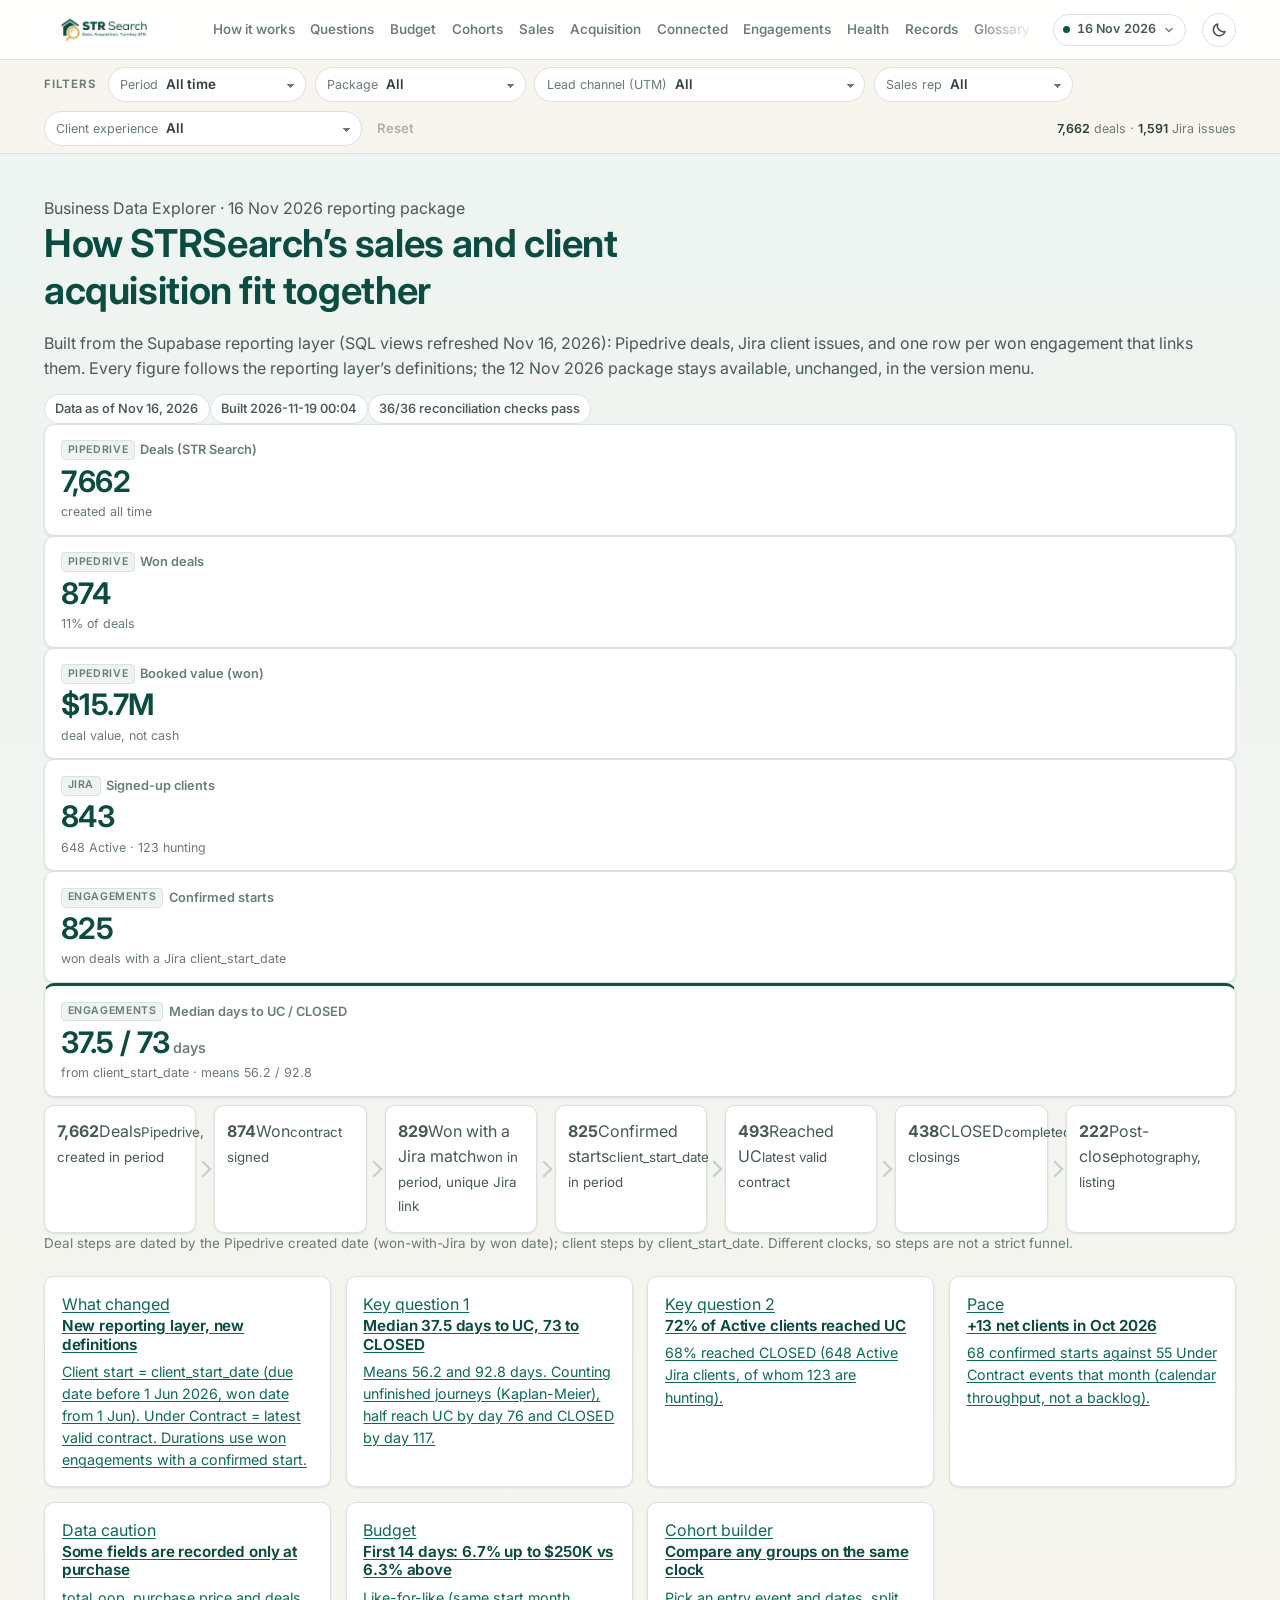
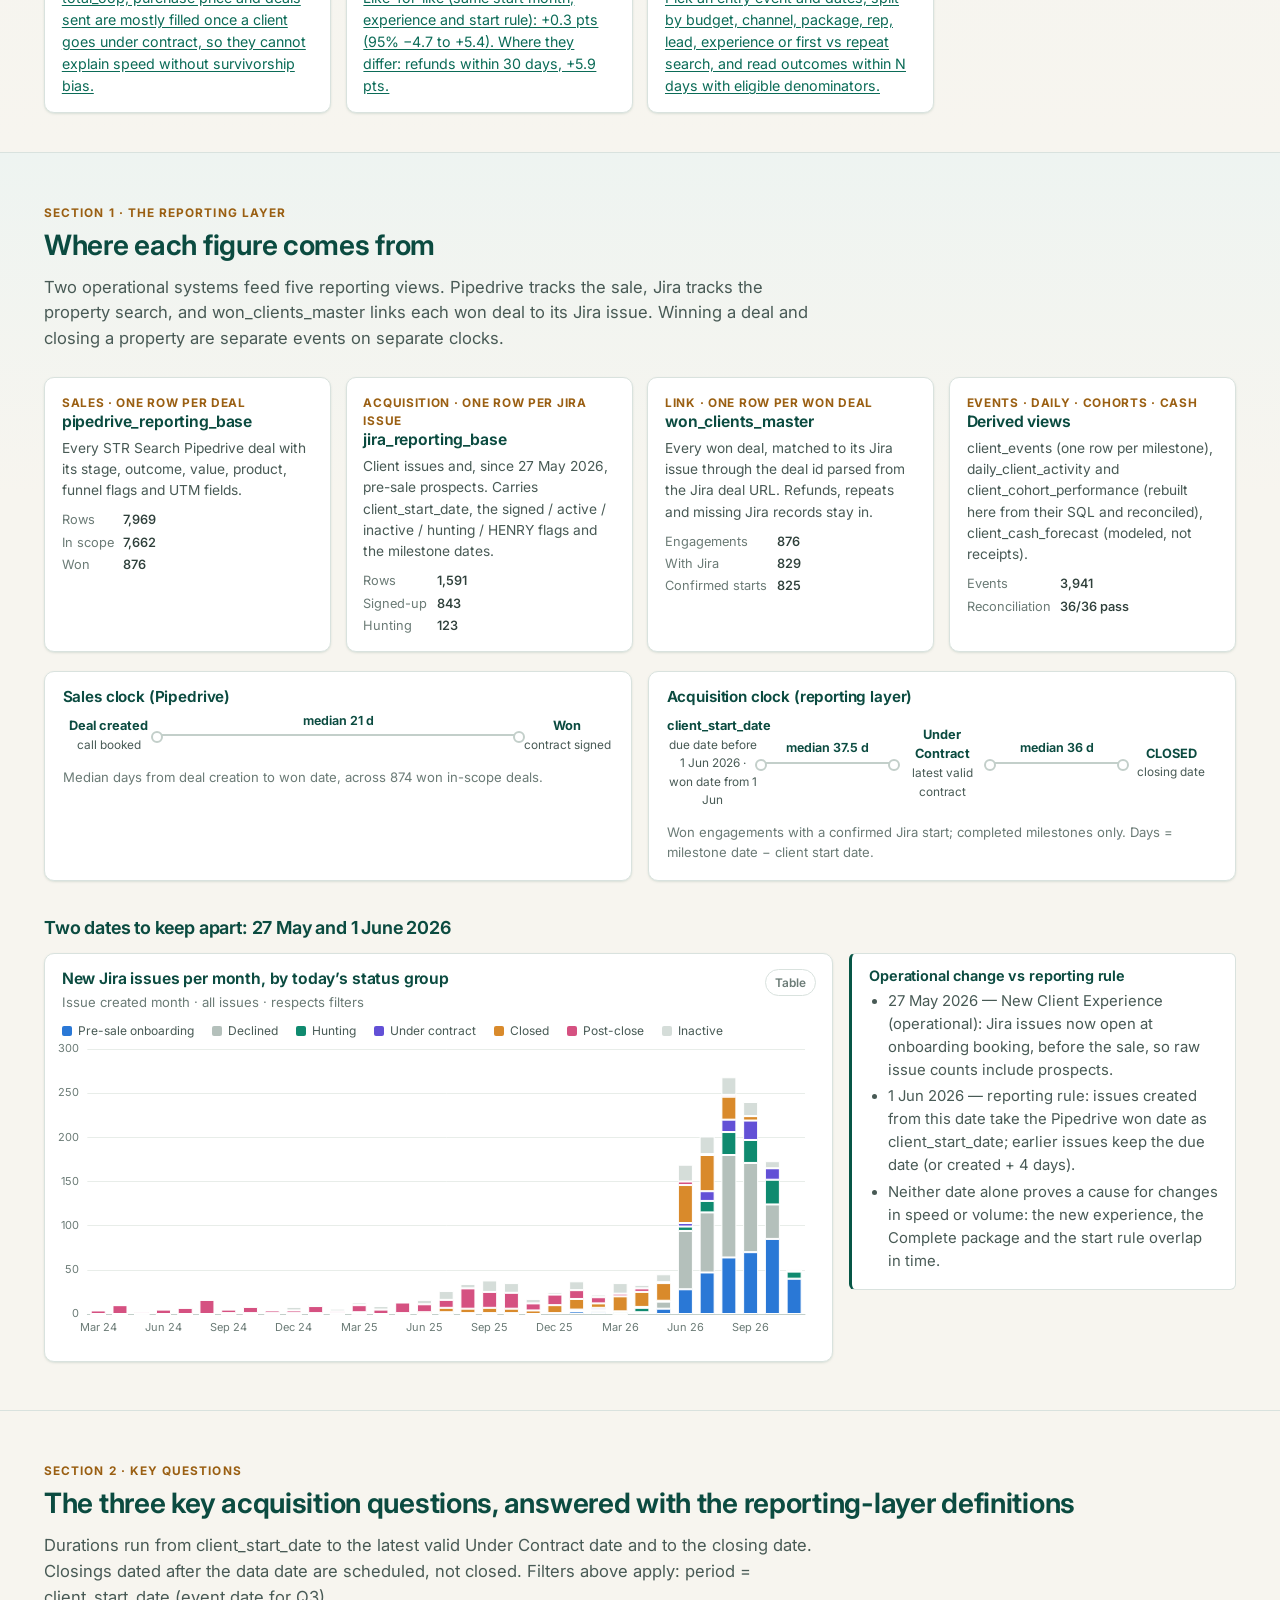
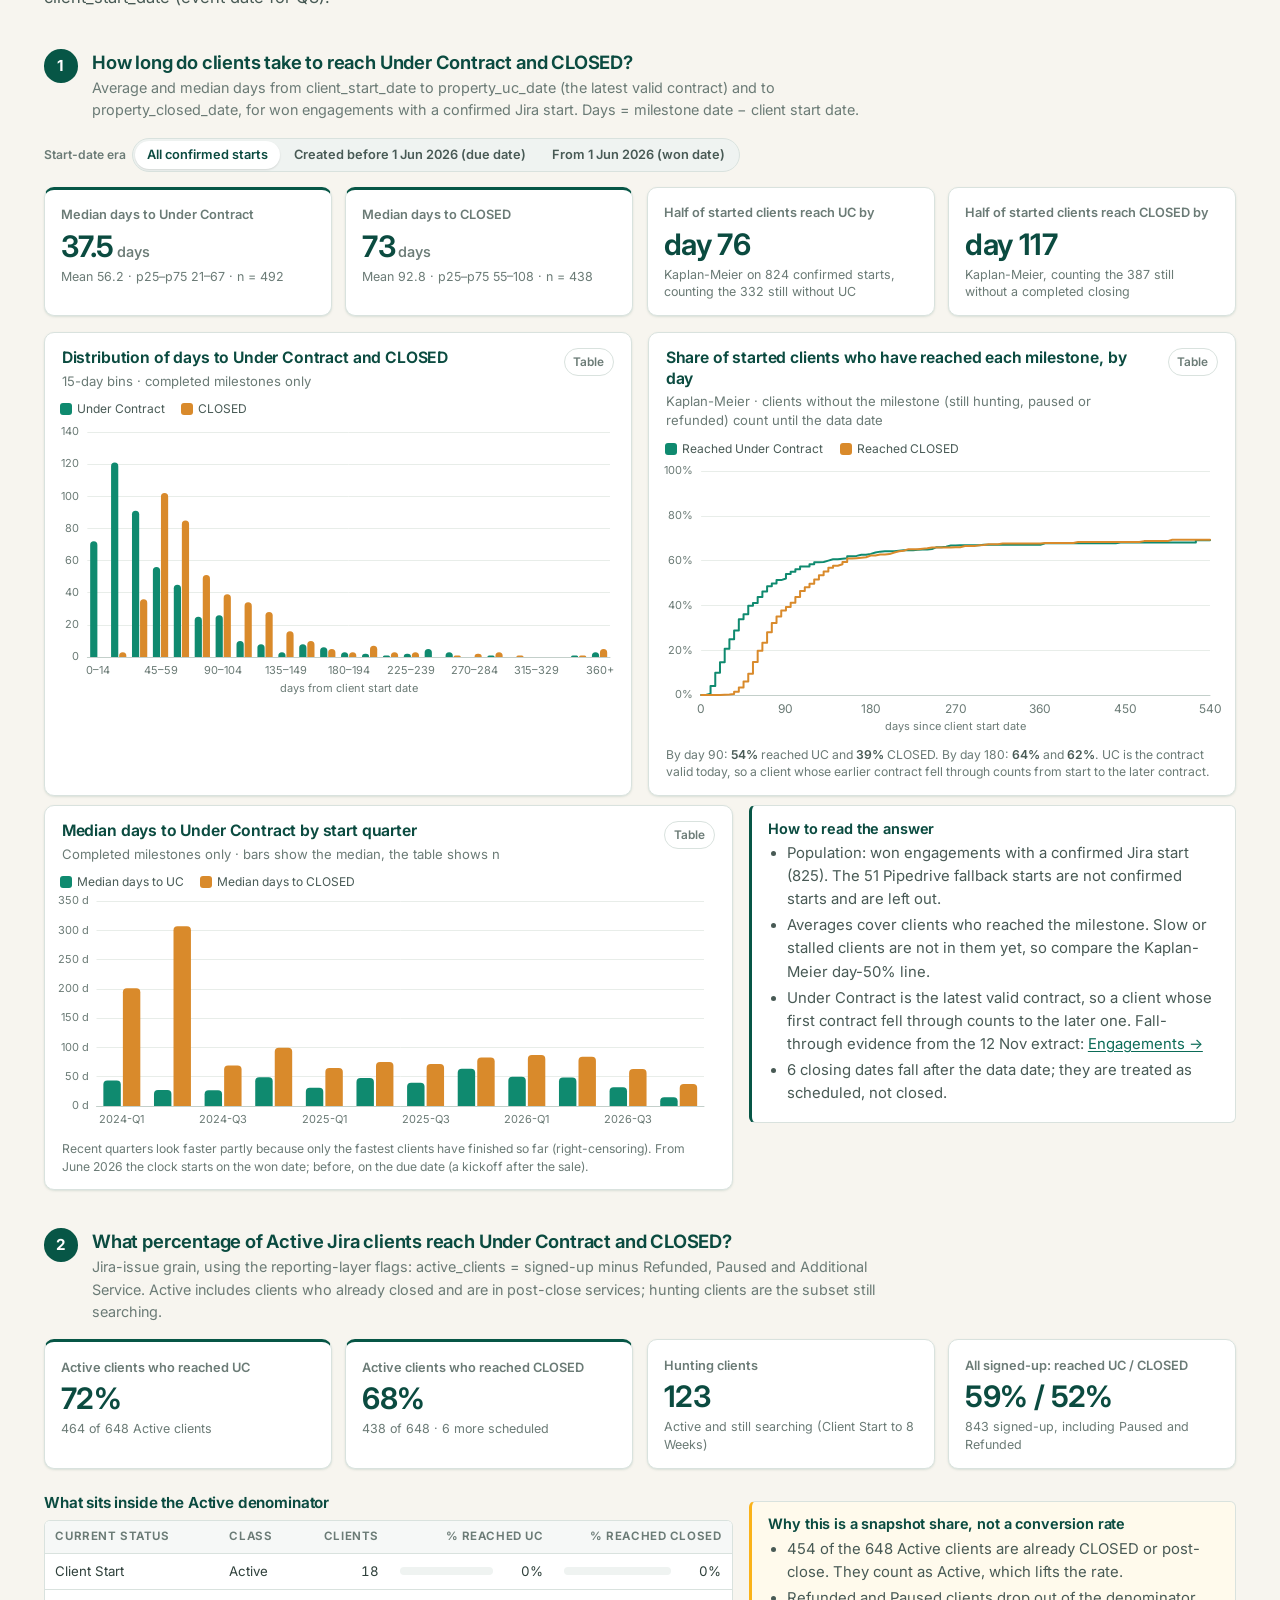
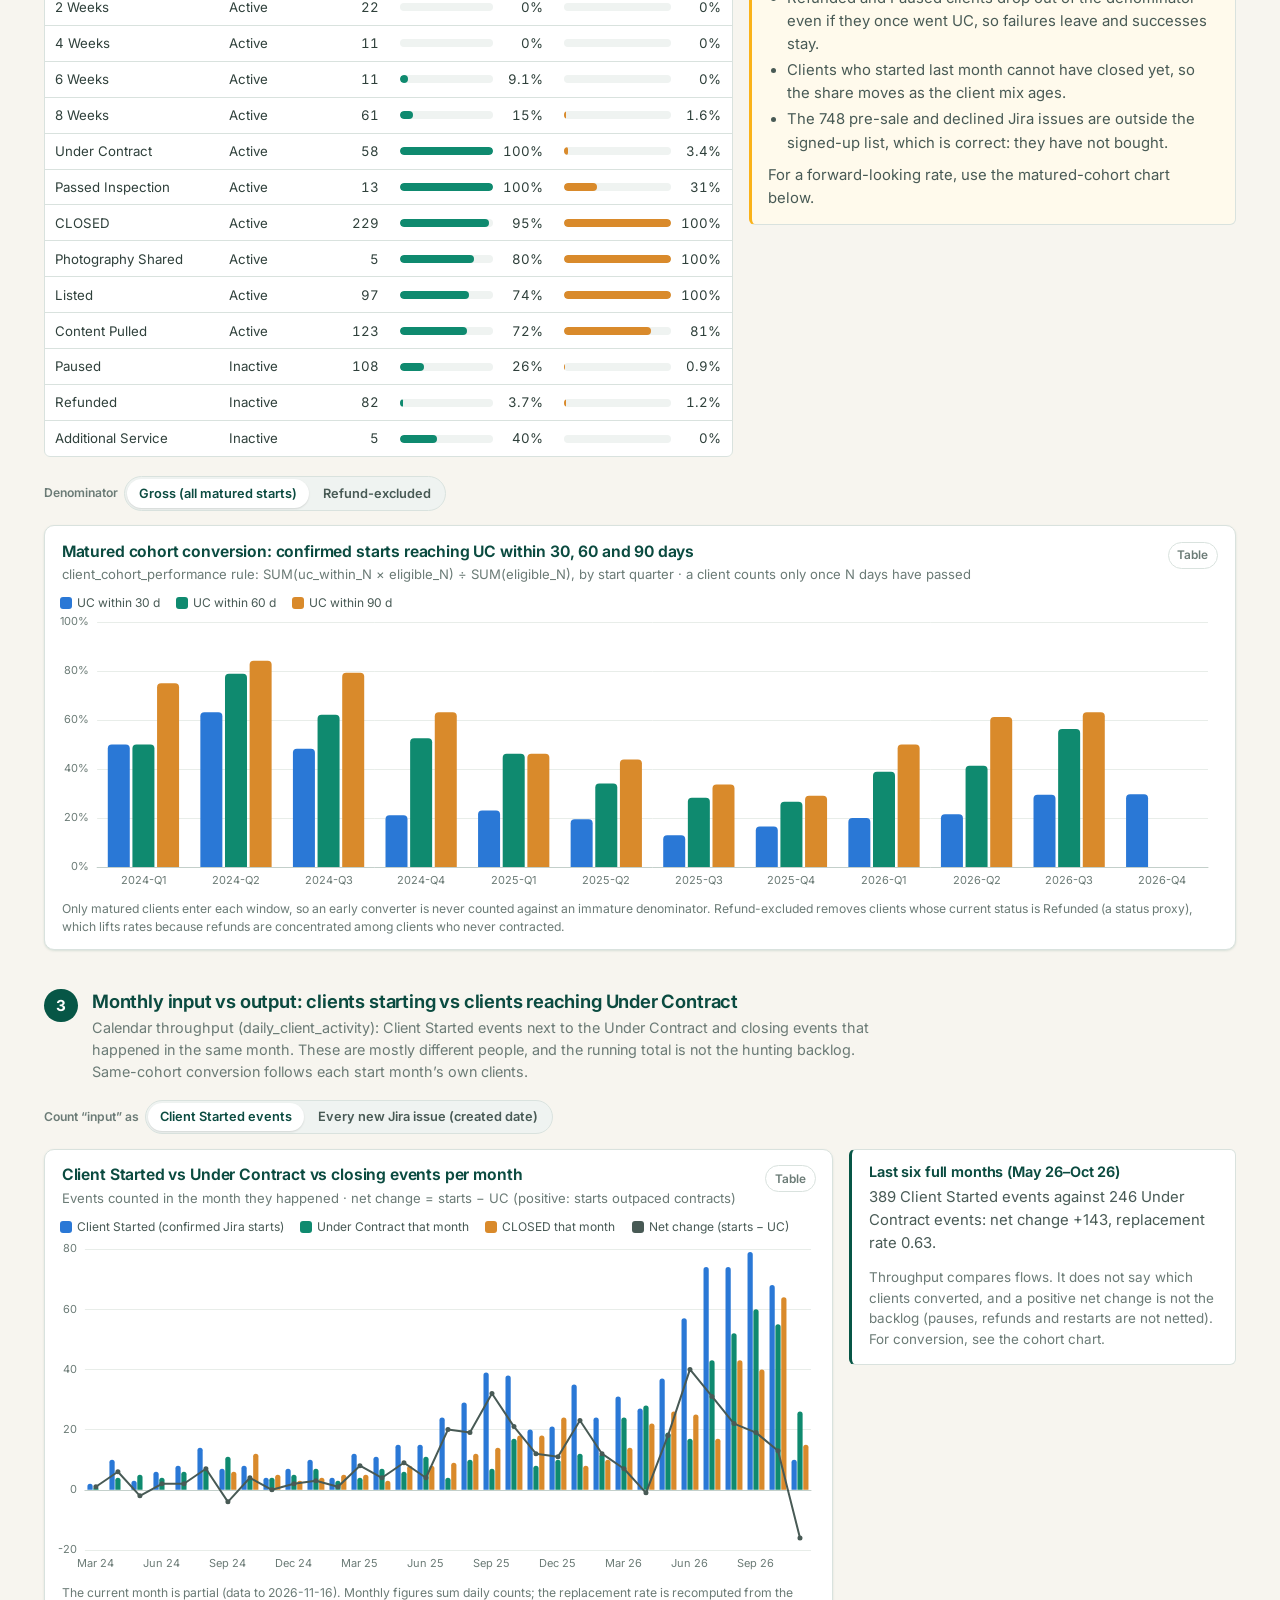
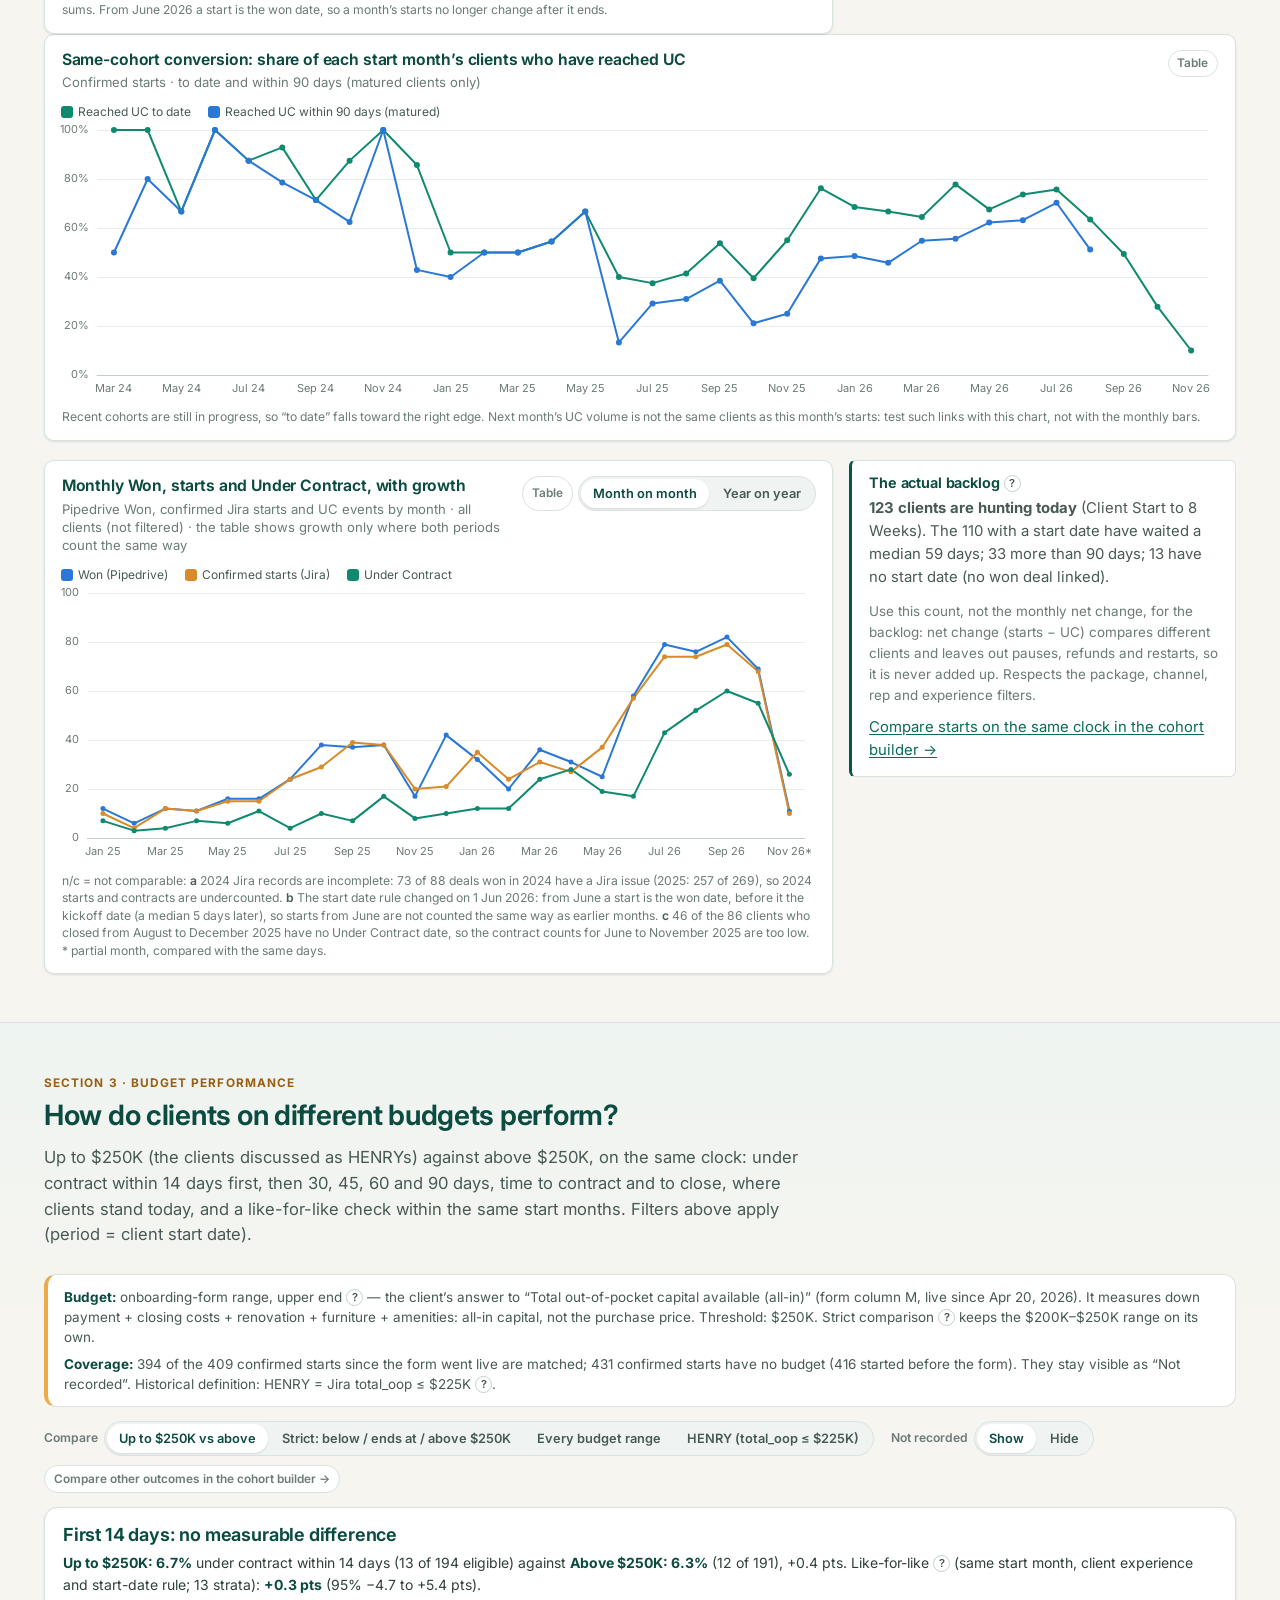
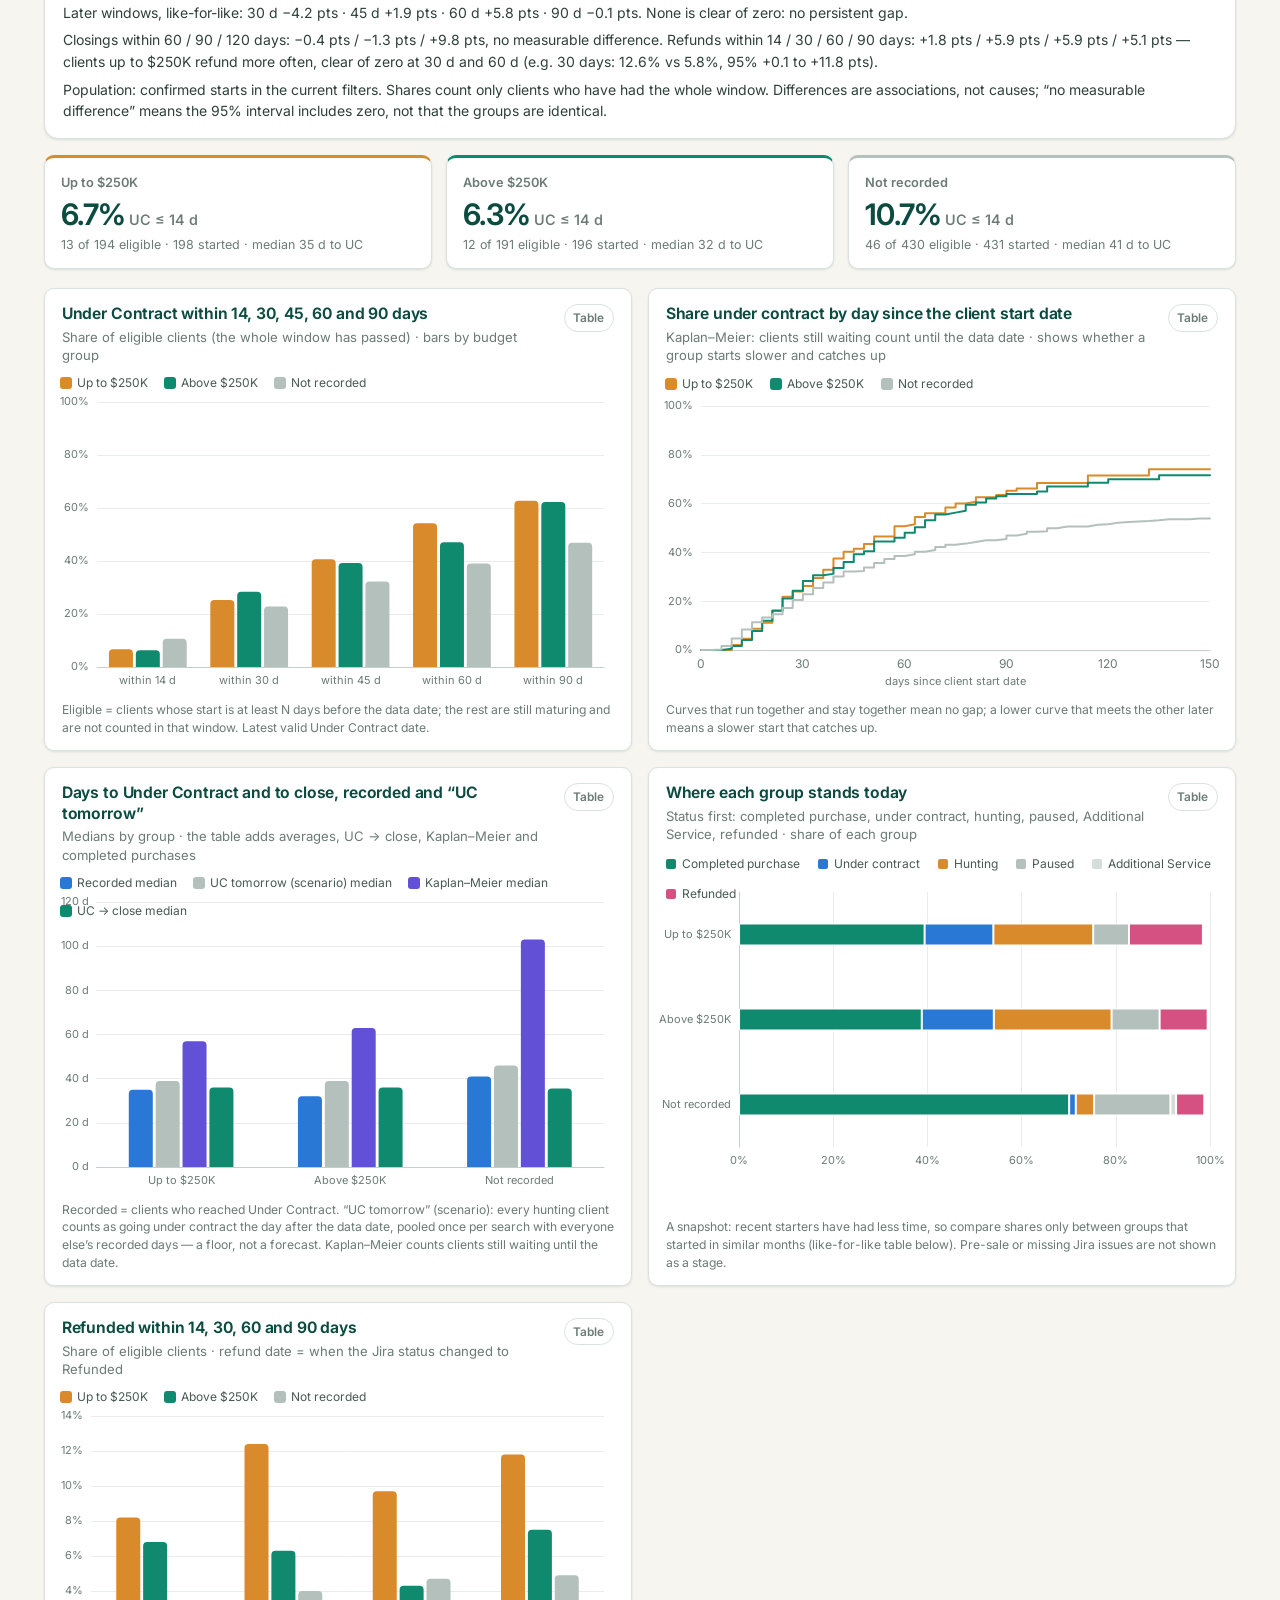
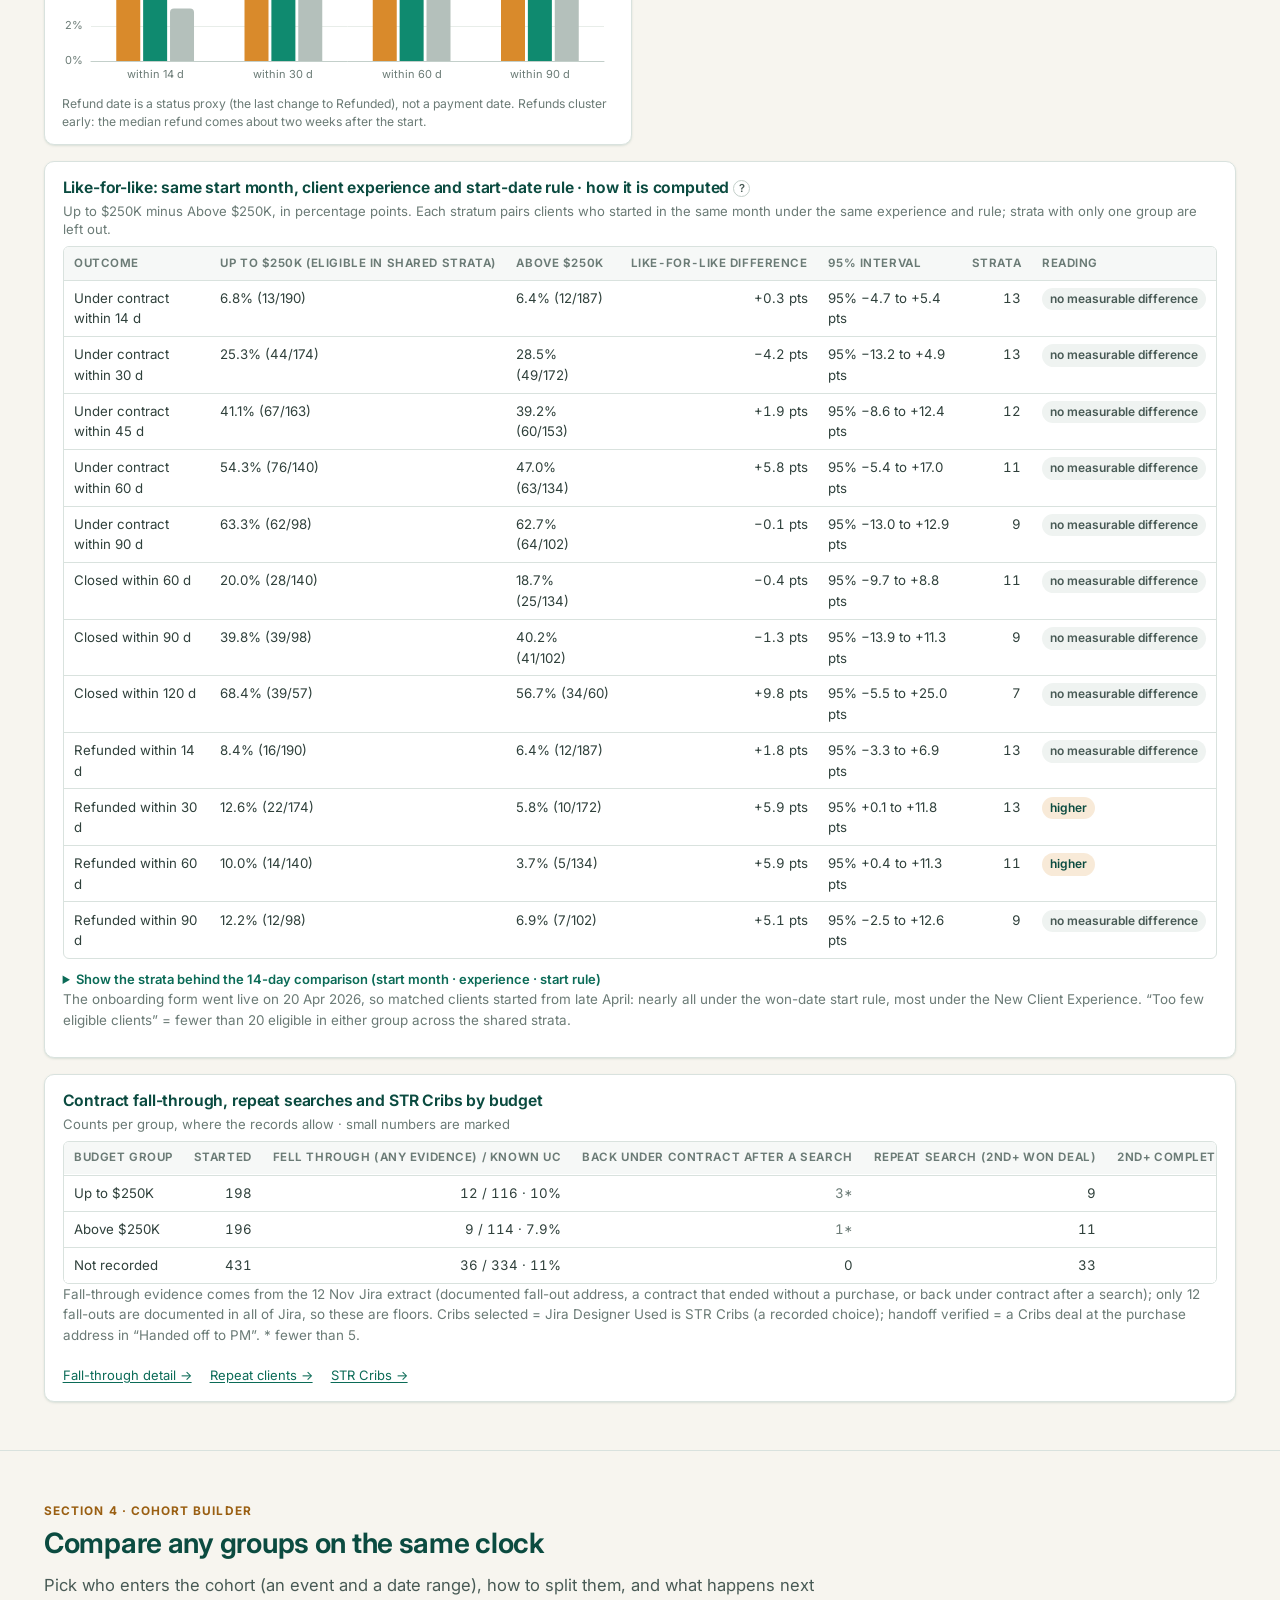
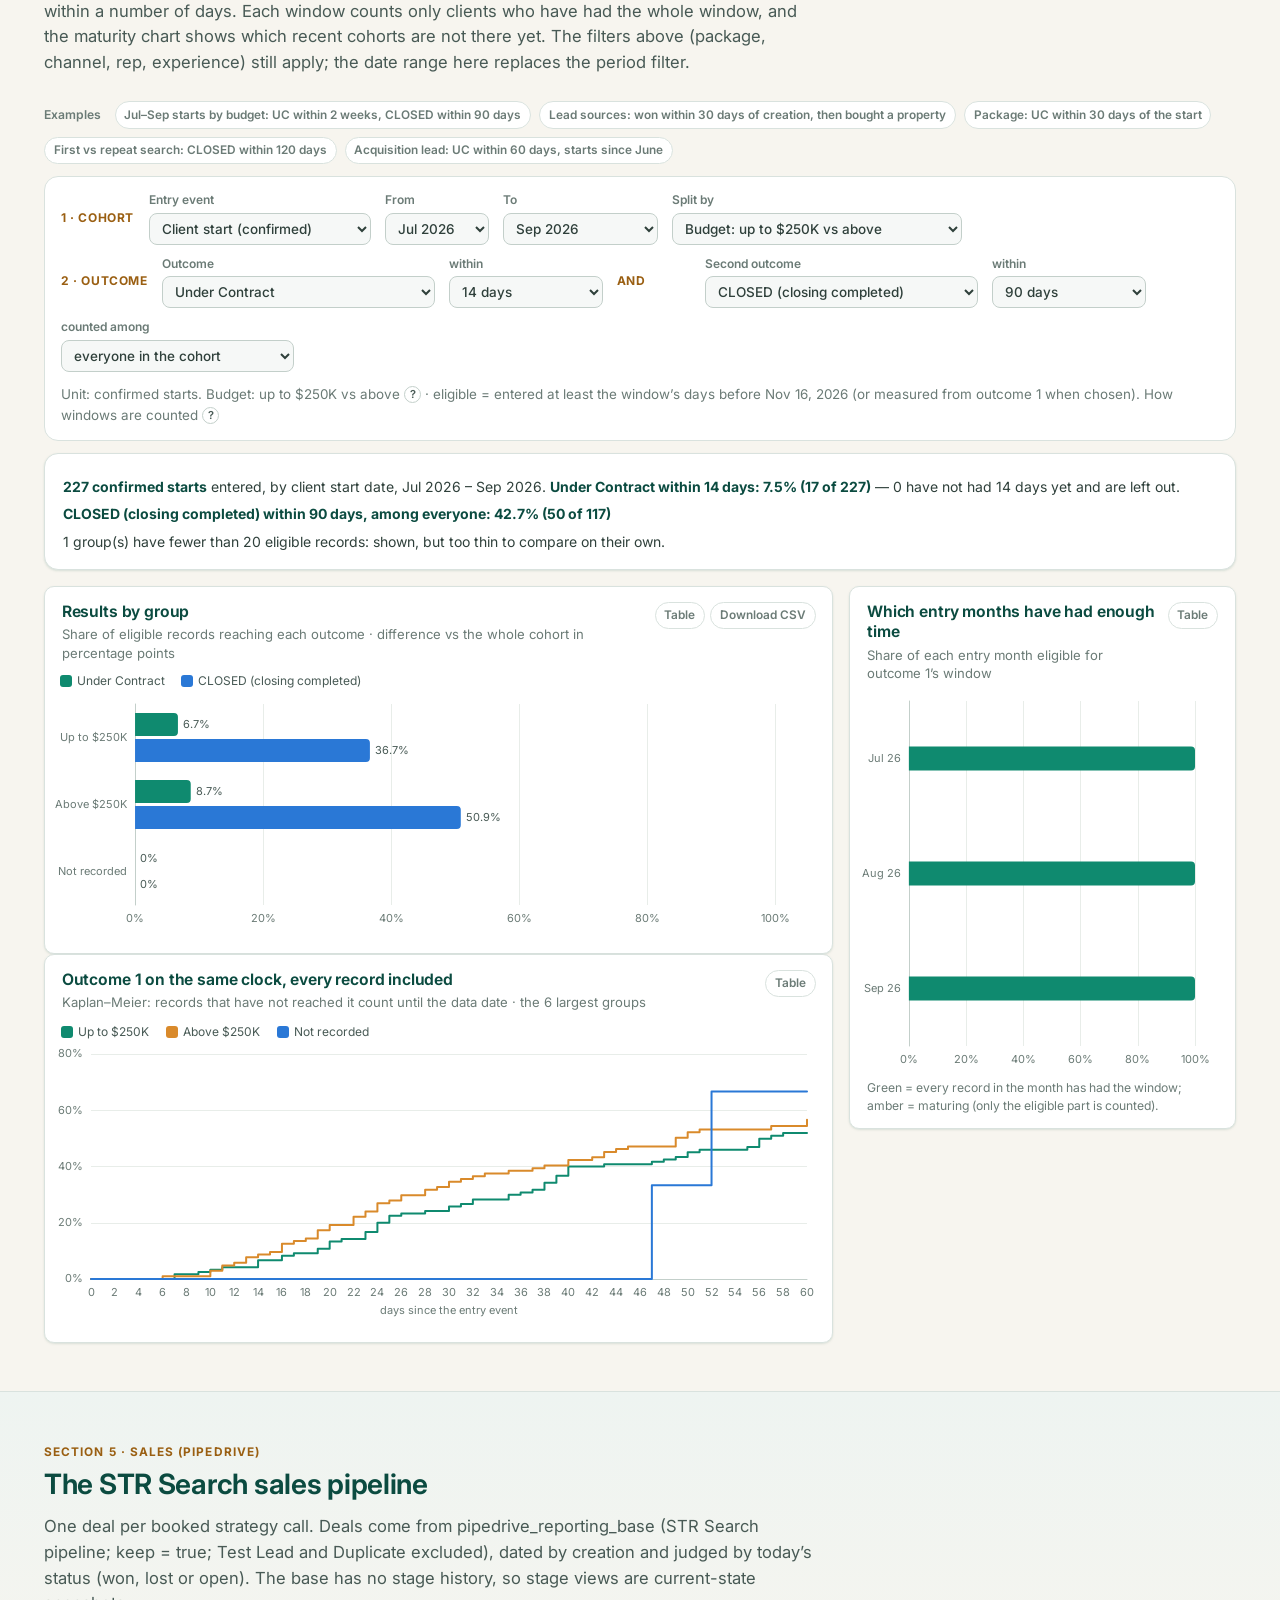
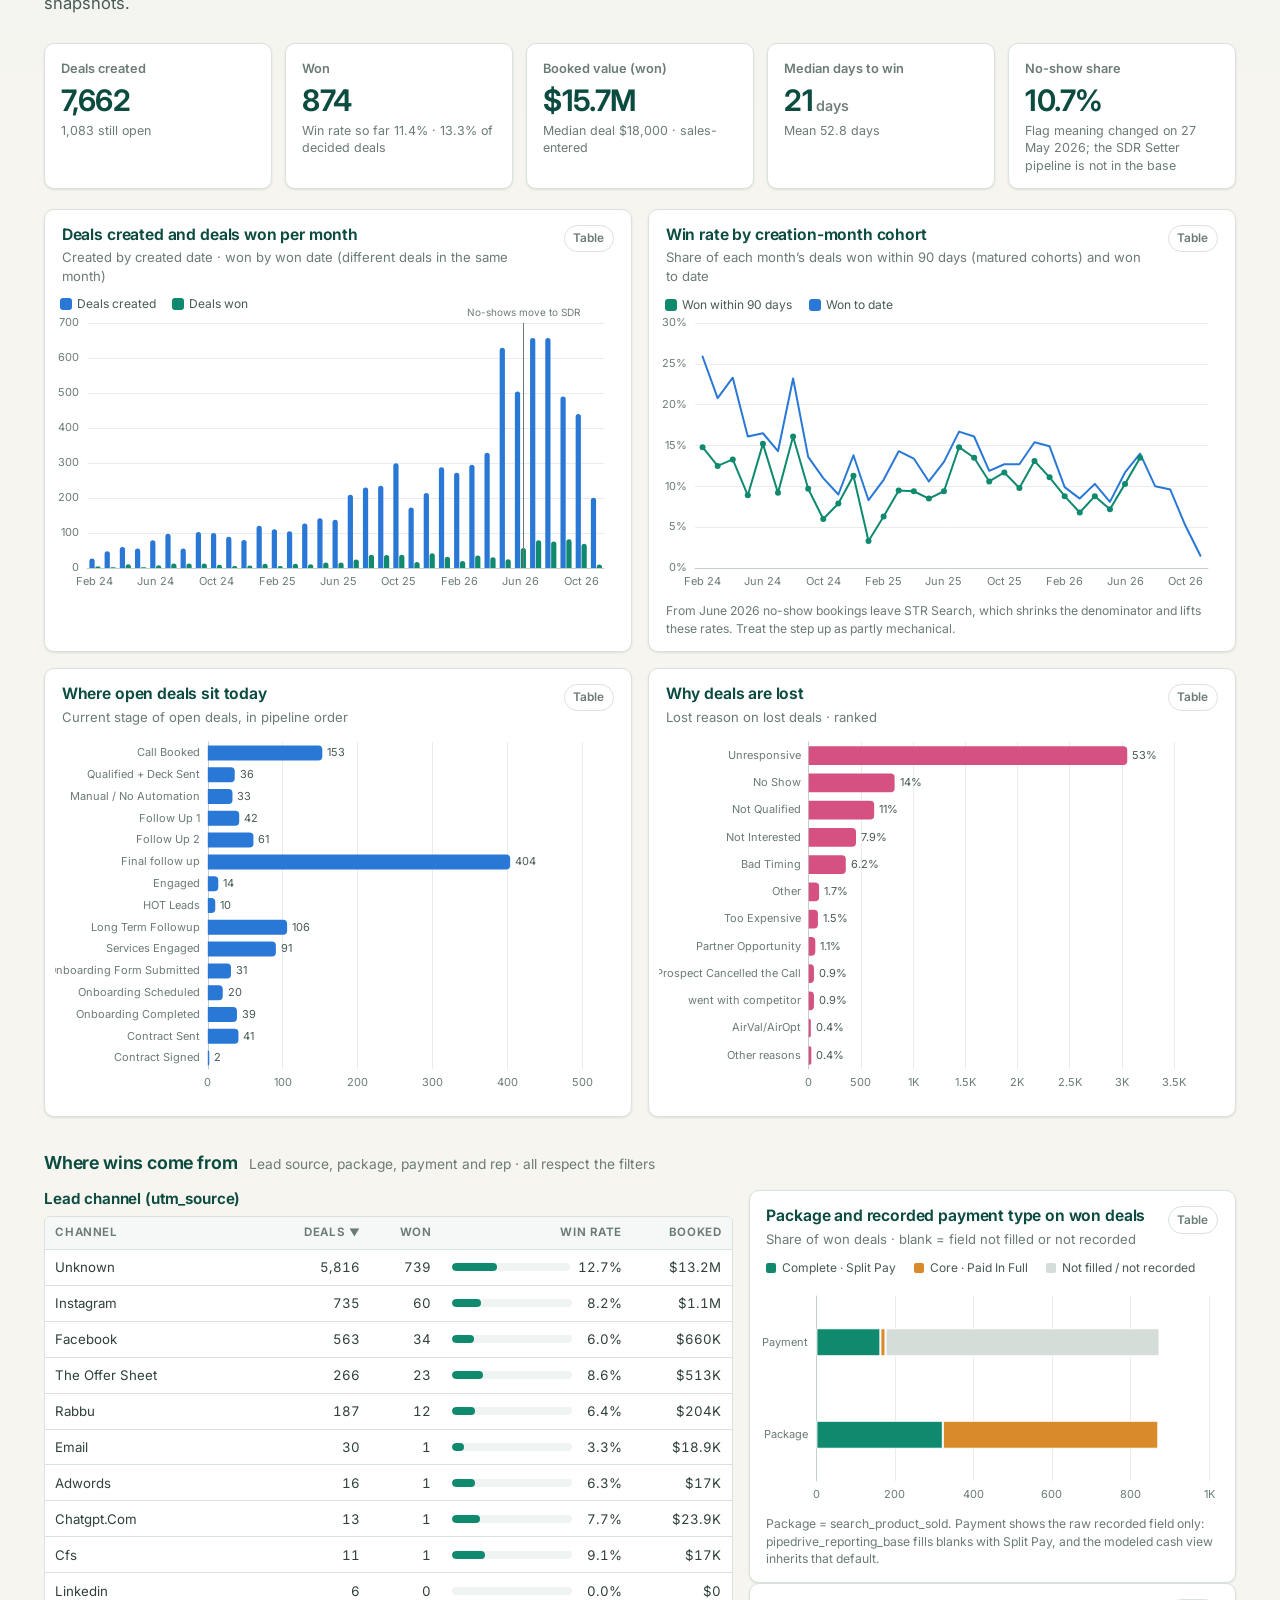
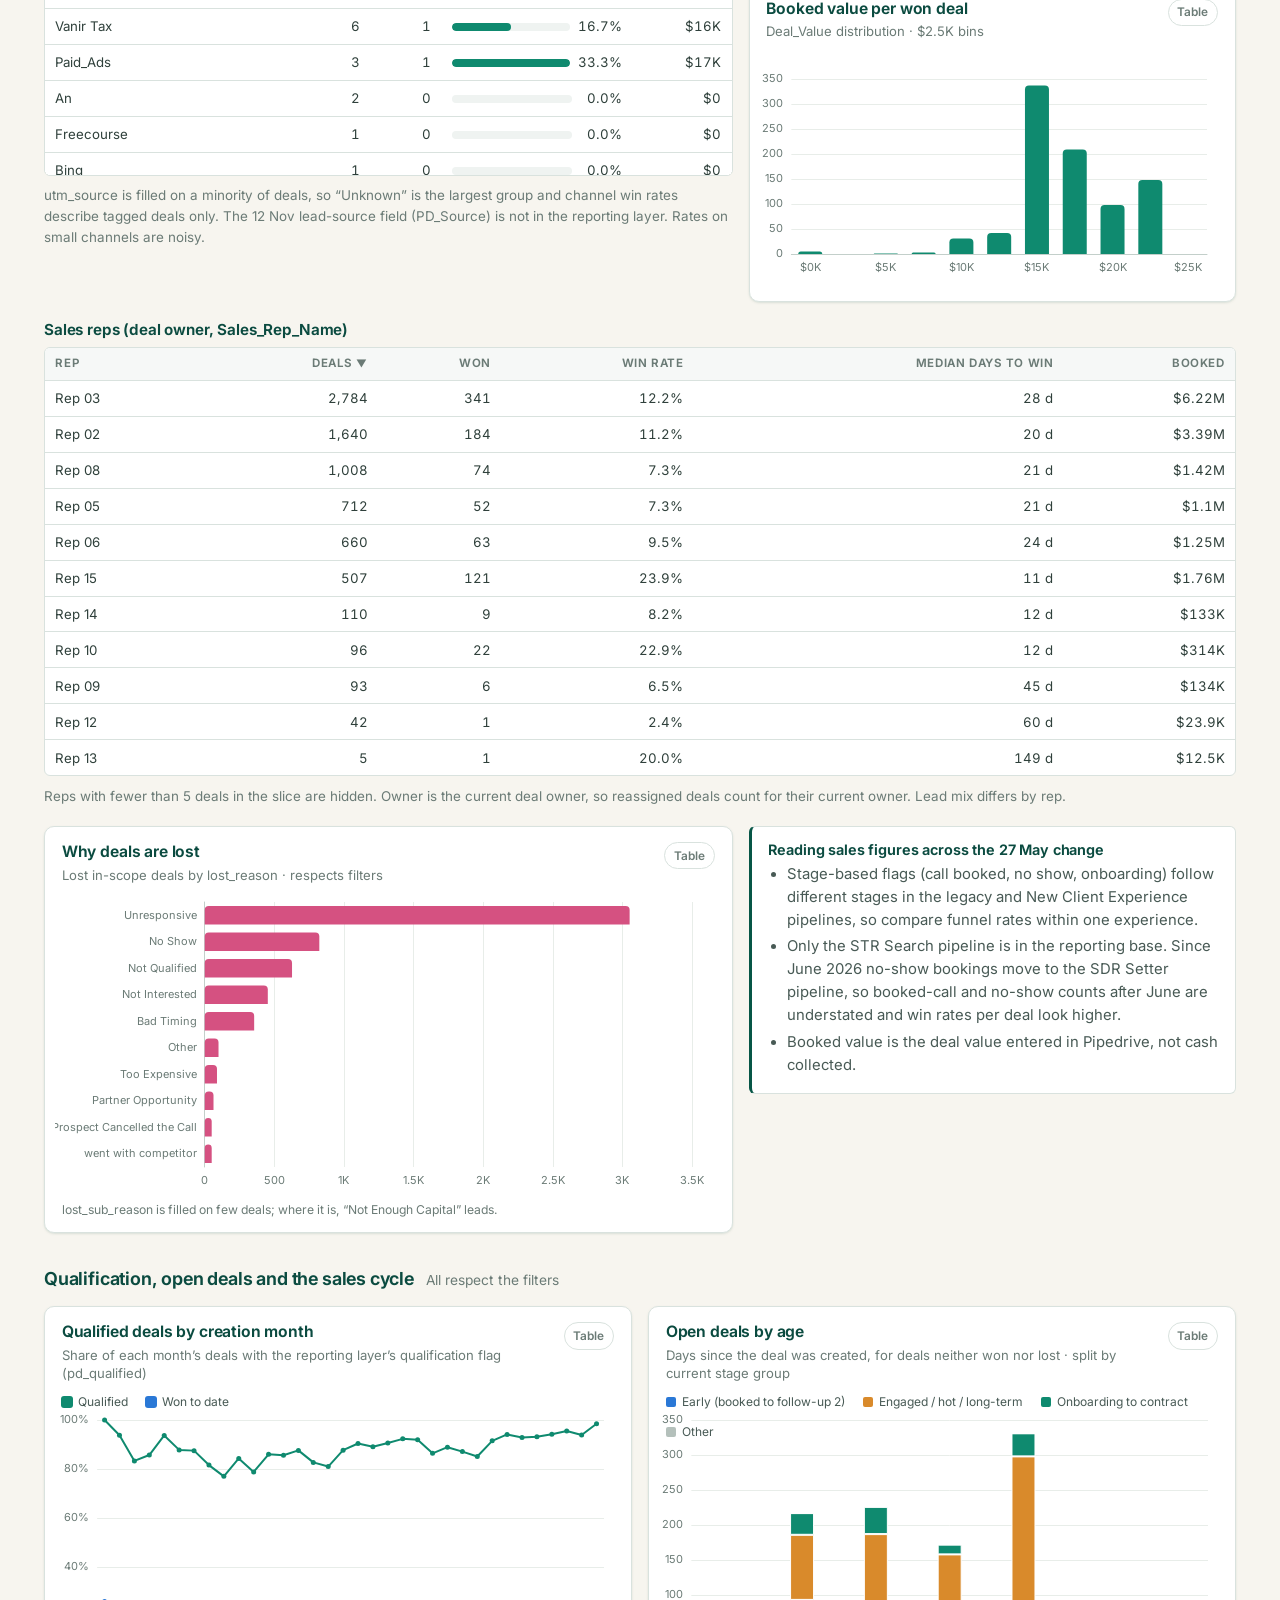
<file: docs/index.html>
<!doctype html>
<html lang="en">
<head>
  <meta charset="utf-8">
  <meta name="viewport" content="width=device-width, initial-scale=1">
  <title>STRSearch Business Data Explorer</title>
  <meta name="robots" content="noindex, nofollow">
  <script src="versions.js"></script>
  <script>
    (function () { var v = (window.STR_VERSIONS || {}).default || '2026-11-16'; location.replace(v + '/' + location.search + location.hash); })();
  </script>
  <noscript><meta http-equiv="refresh" content="0; url=2026-11-16/"></noscript>
</head>
<body>
  <p style="font-family: system-ui, sans-serif; padding: 24px">Opening the latest reporting version… <a href="2026-11-16/">16 Nov 2026</a> · <a href="2026-11-12/">12 Nov 2026 (archived)</a></p>
</body>
</html>
</file>
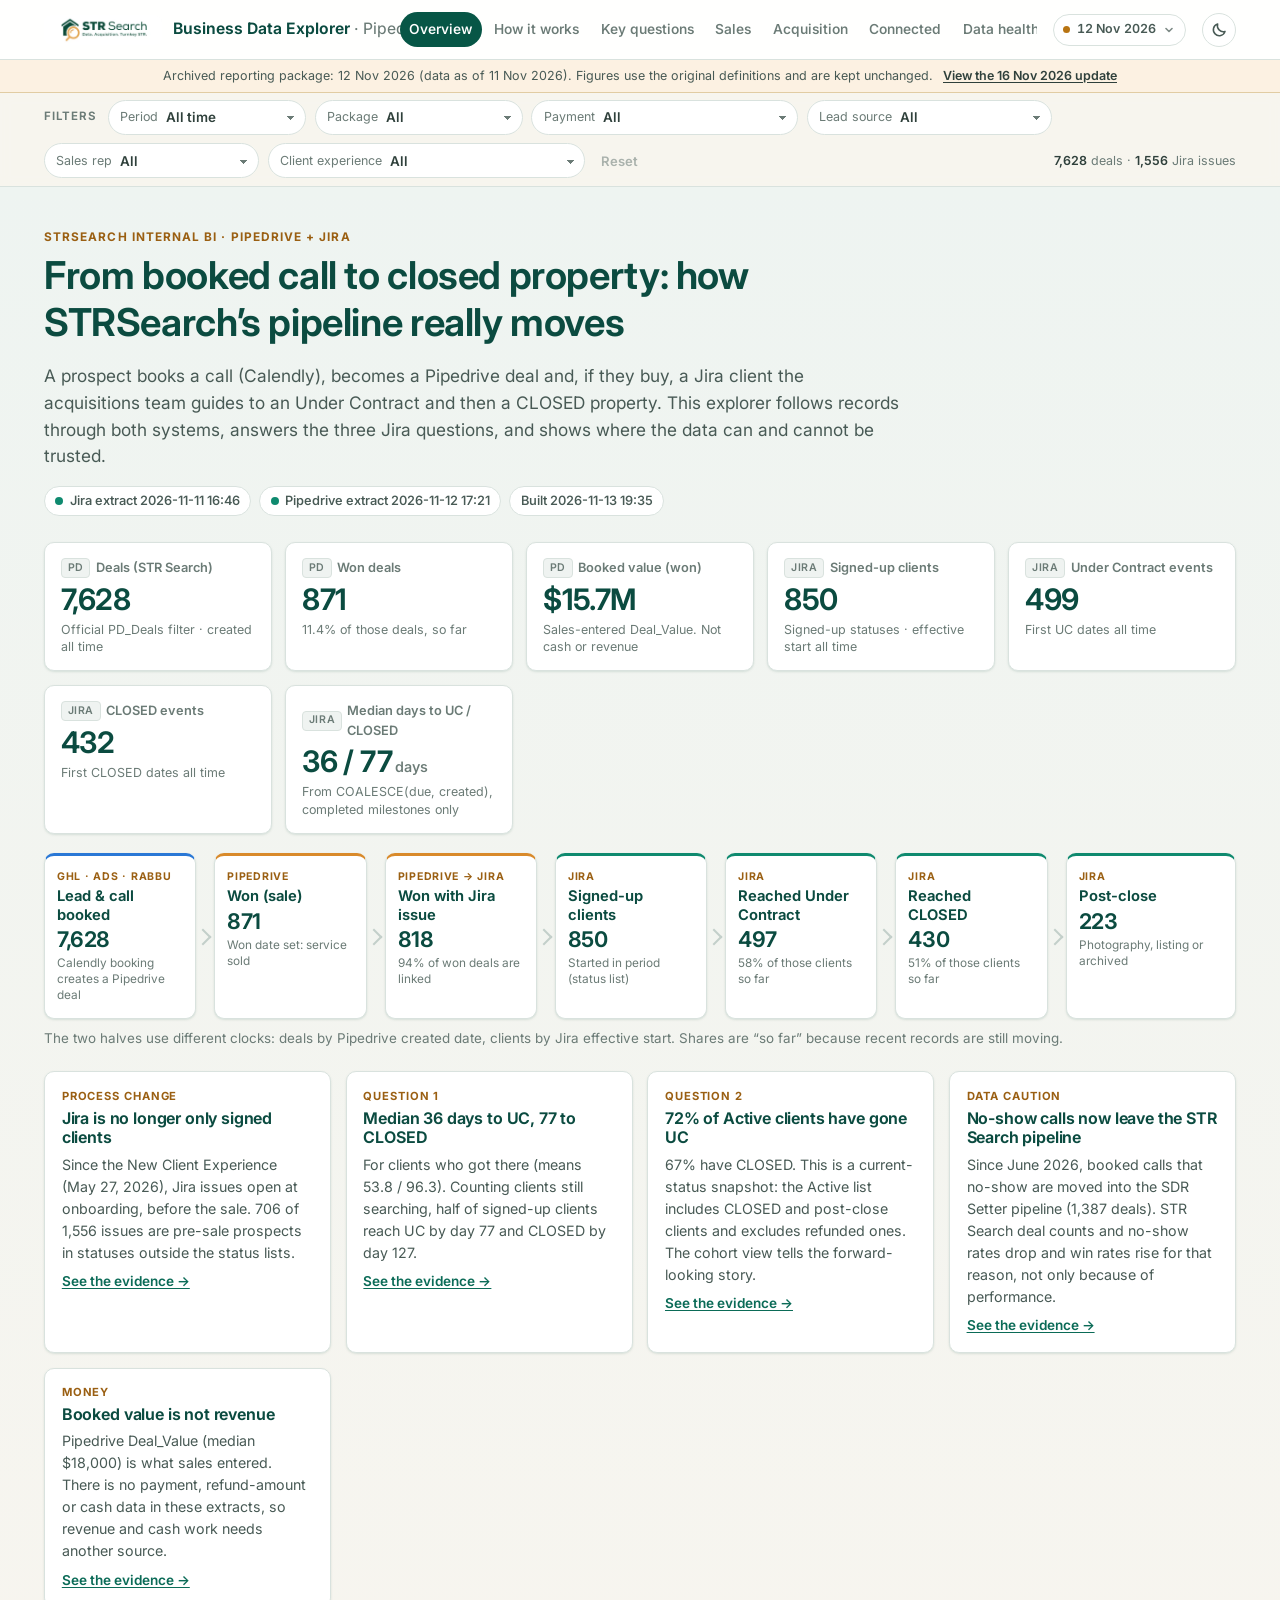
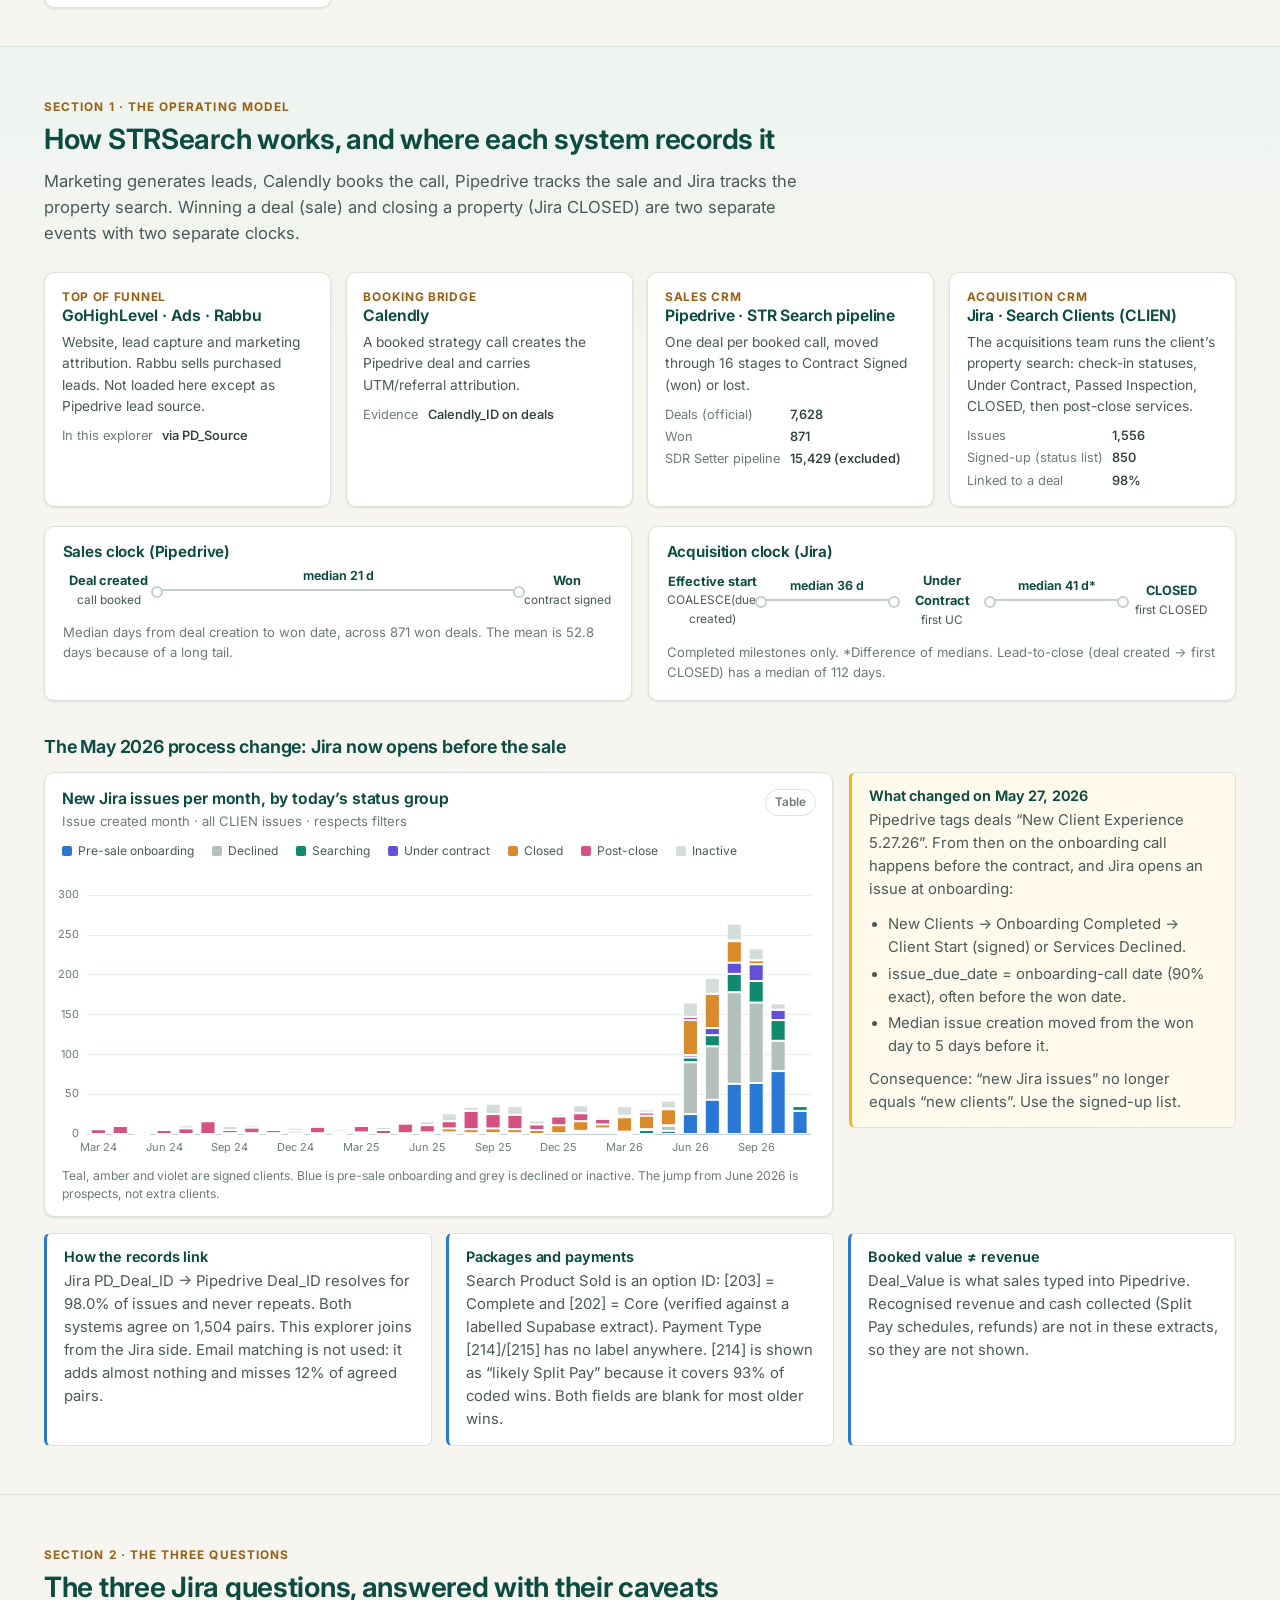
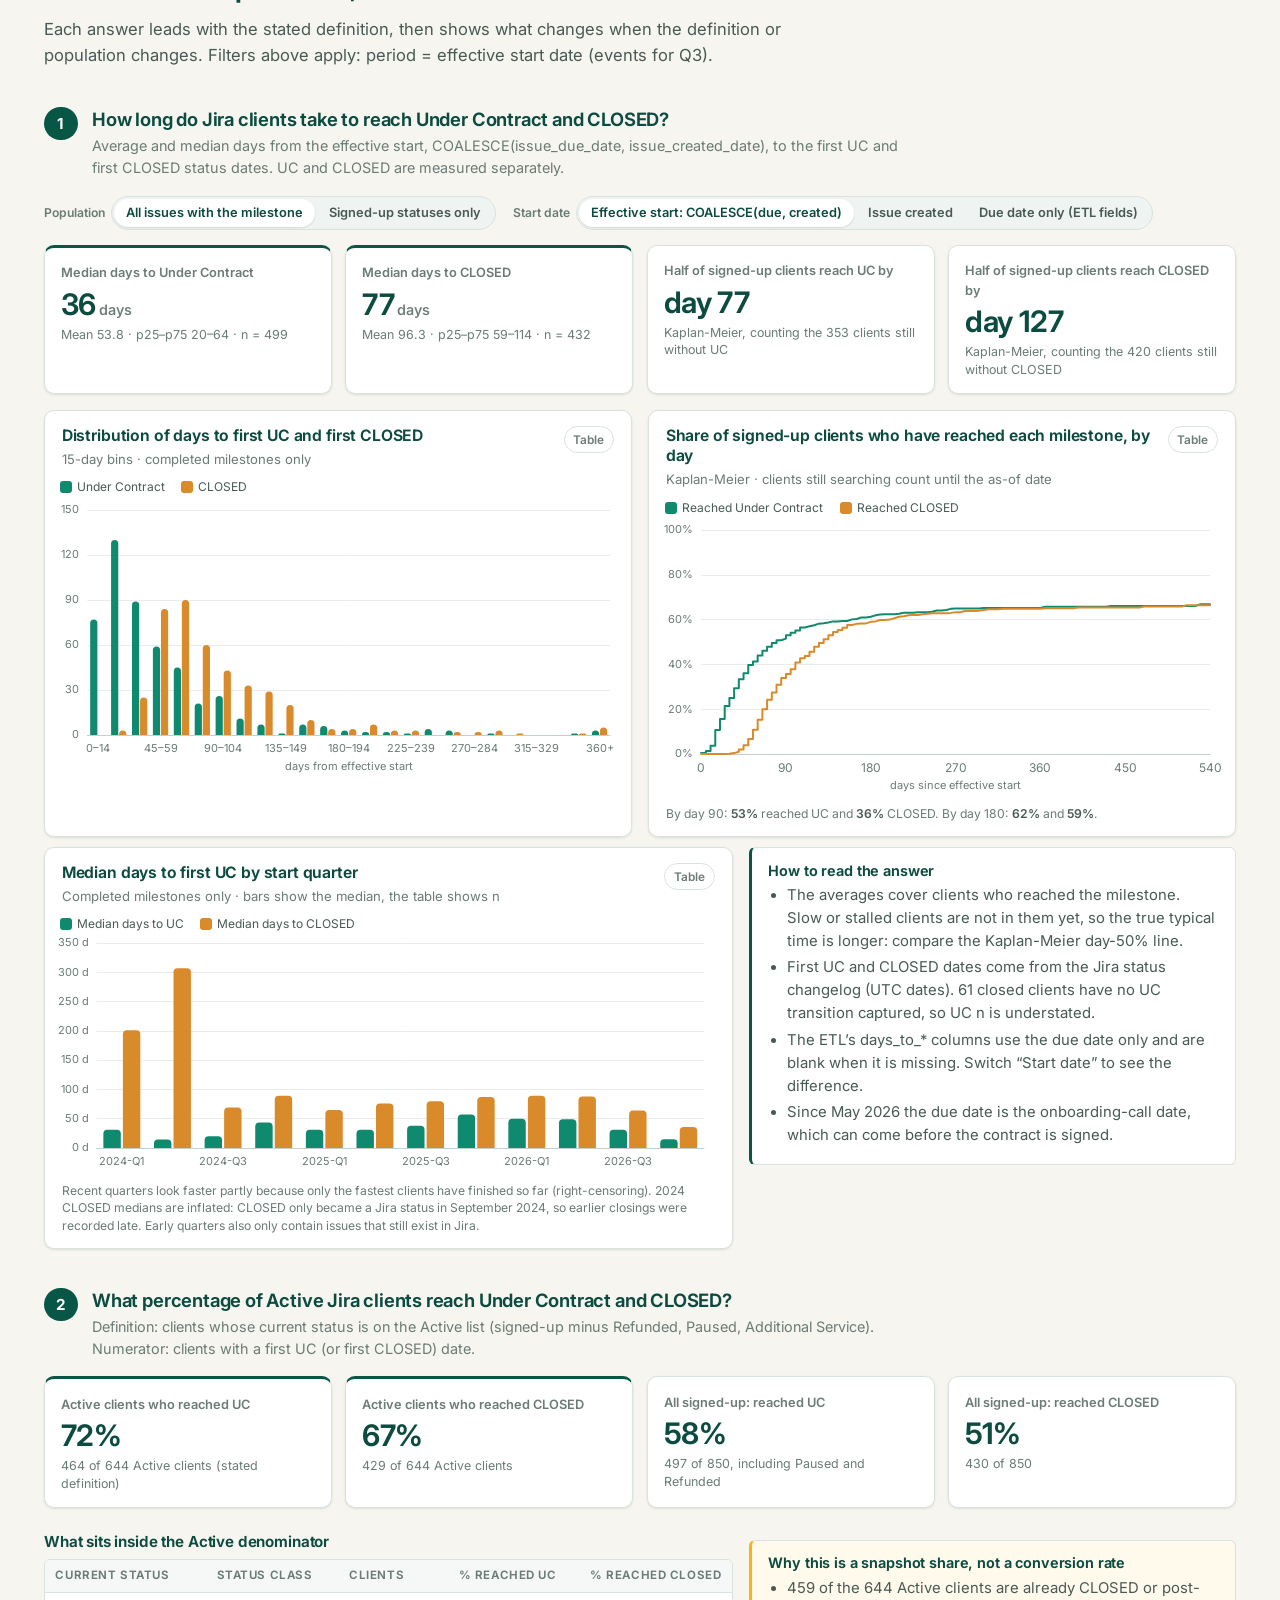
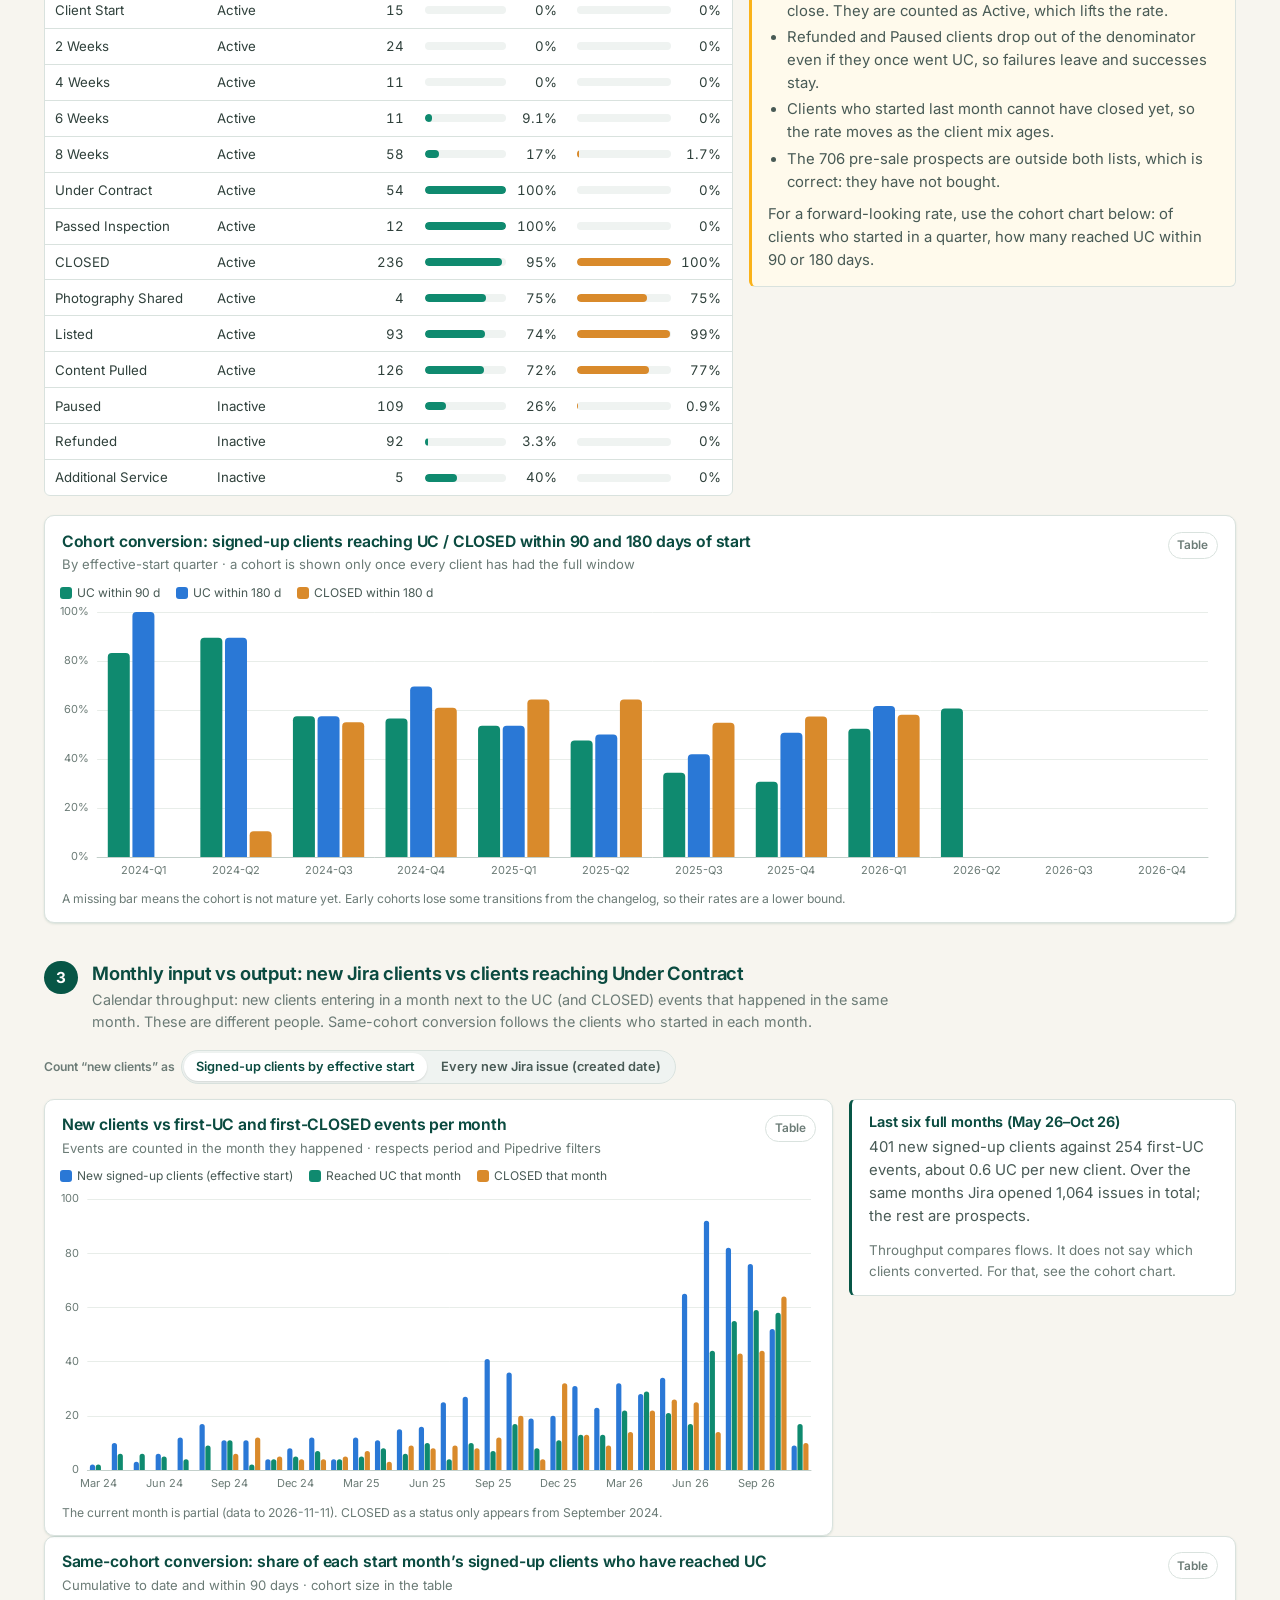
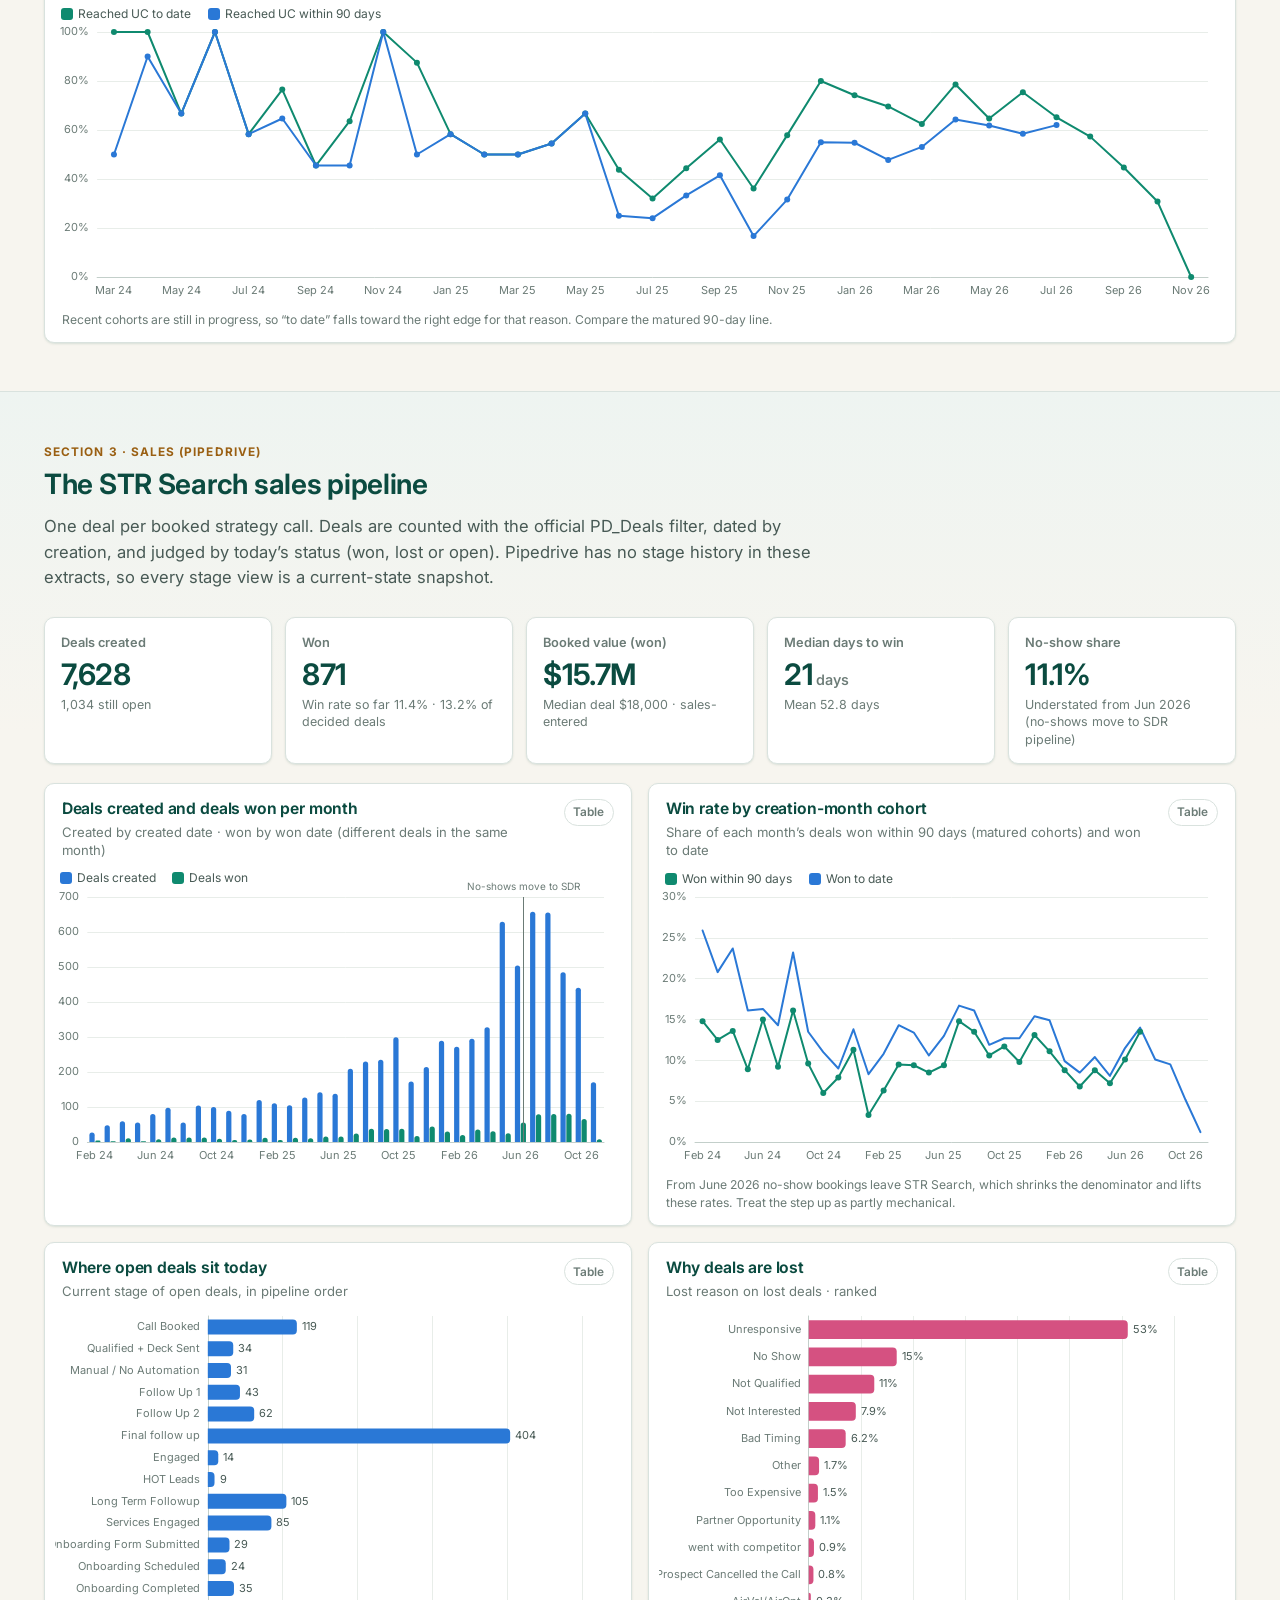
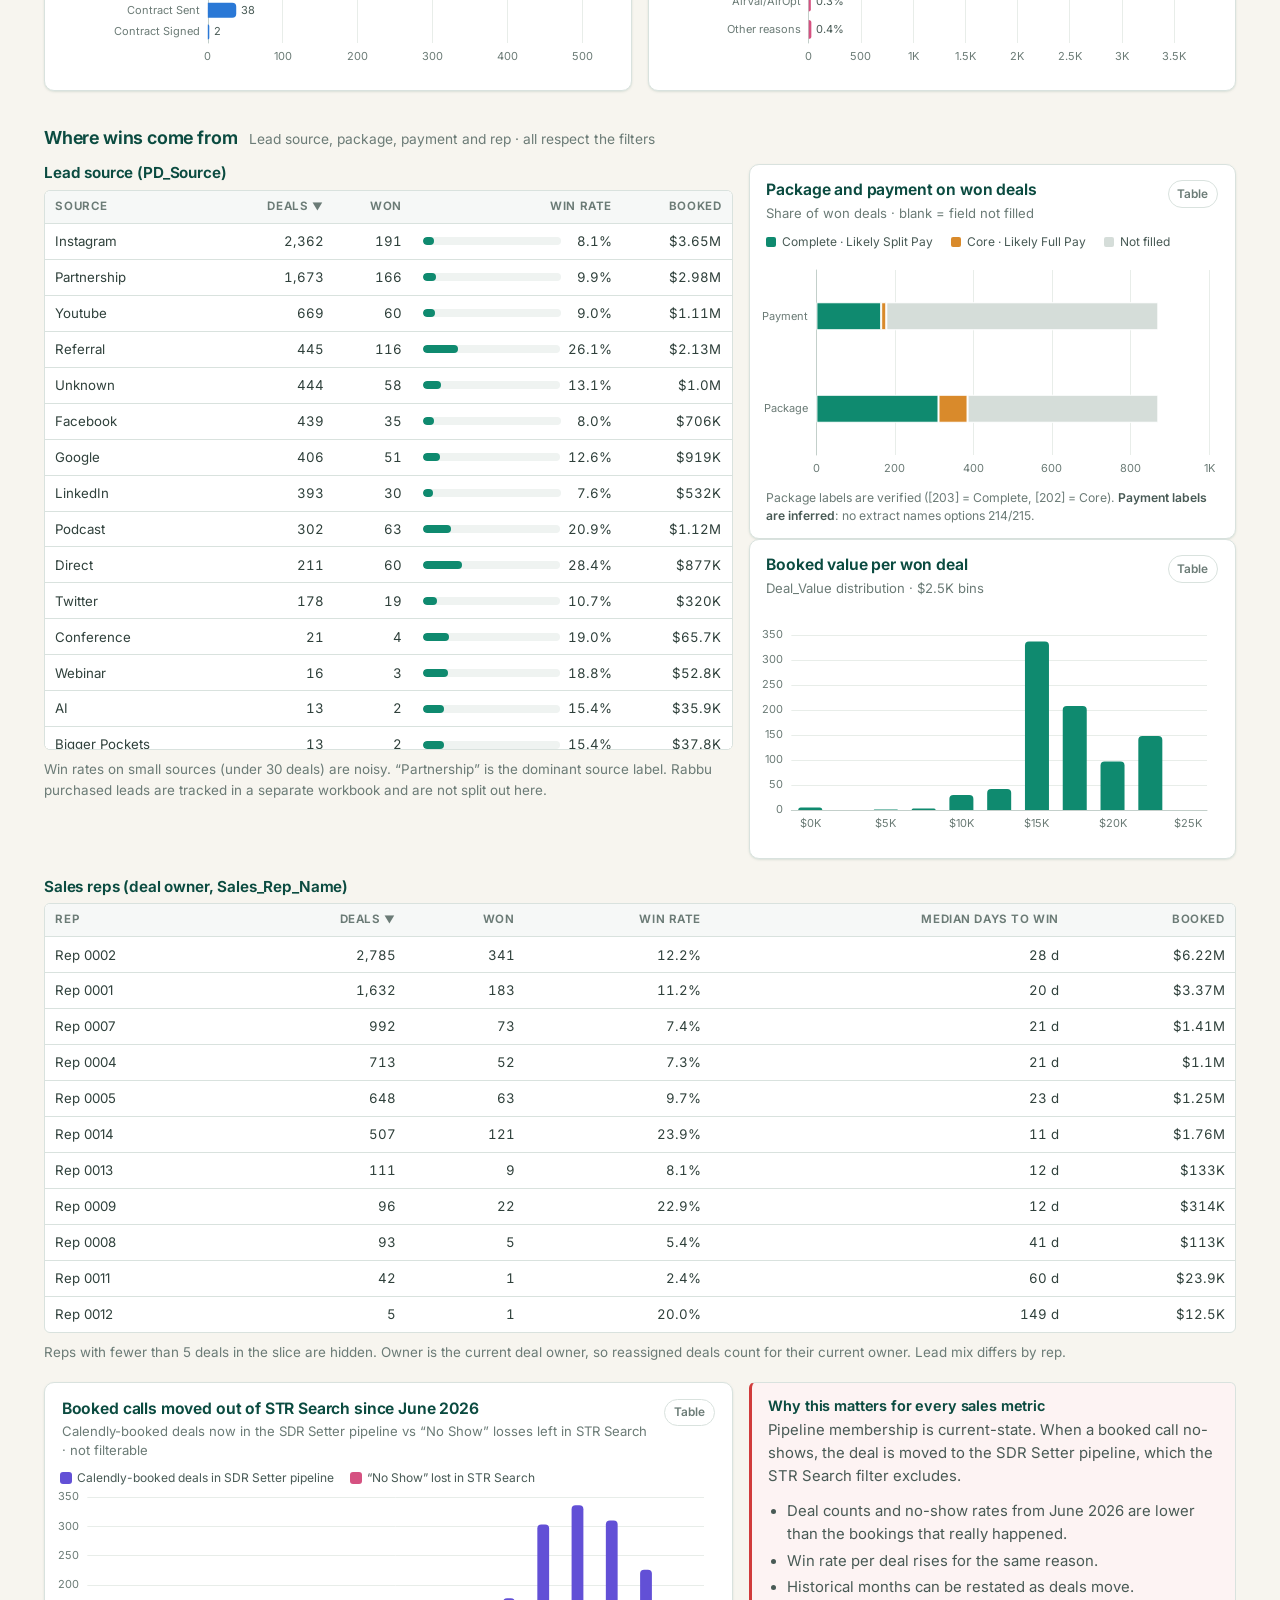
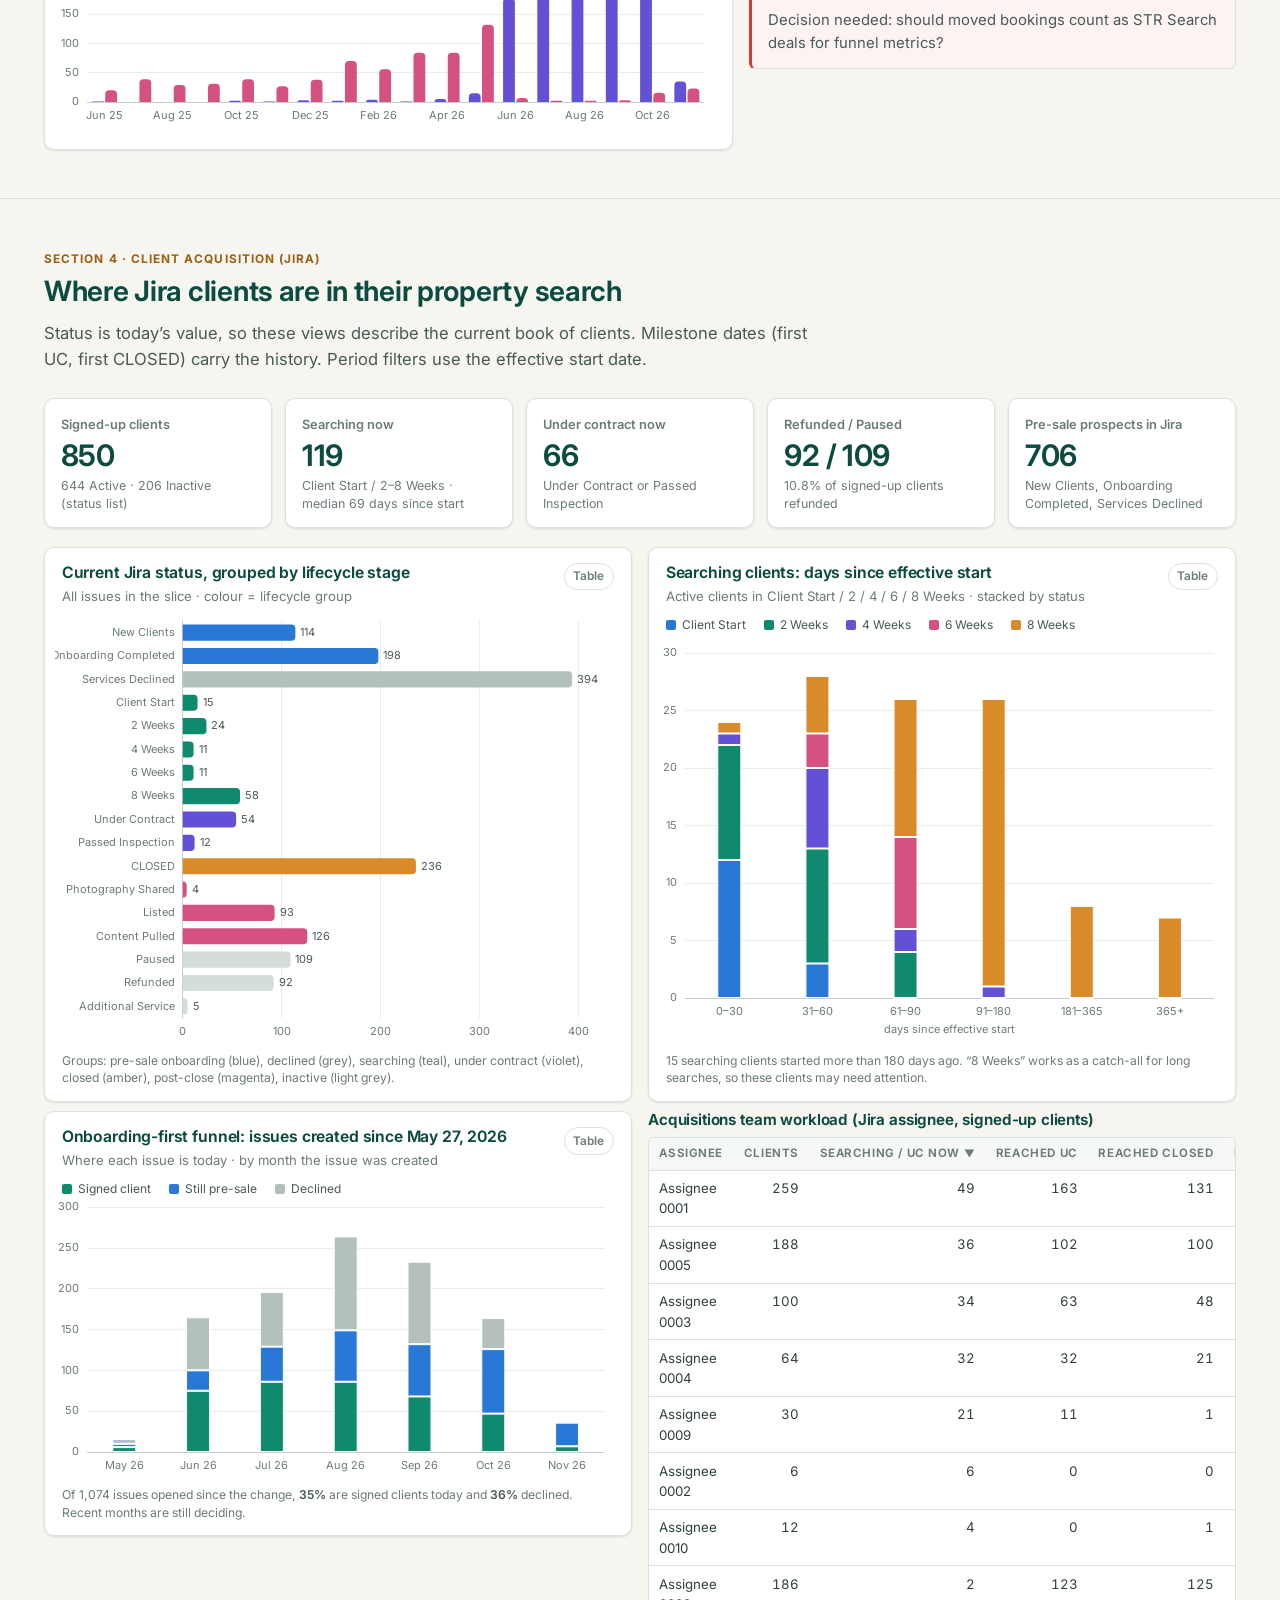
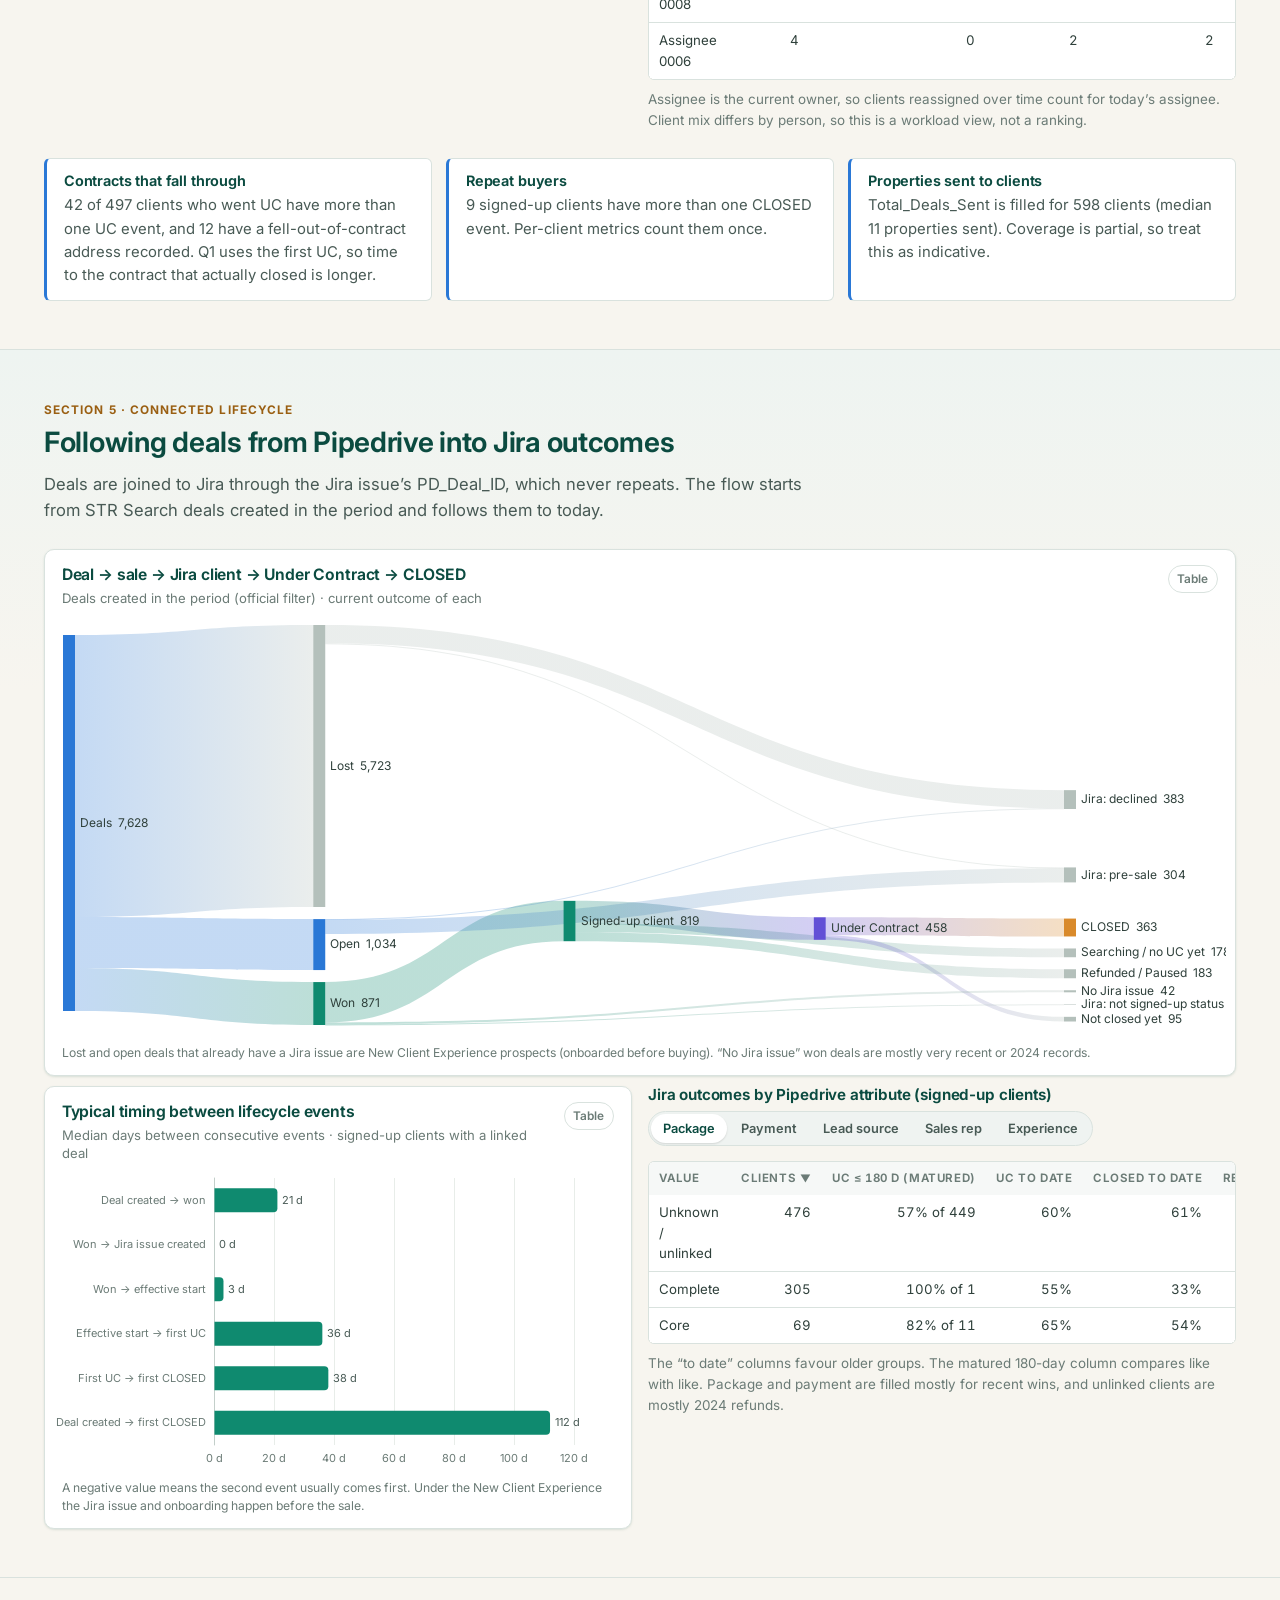
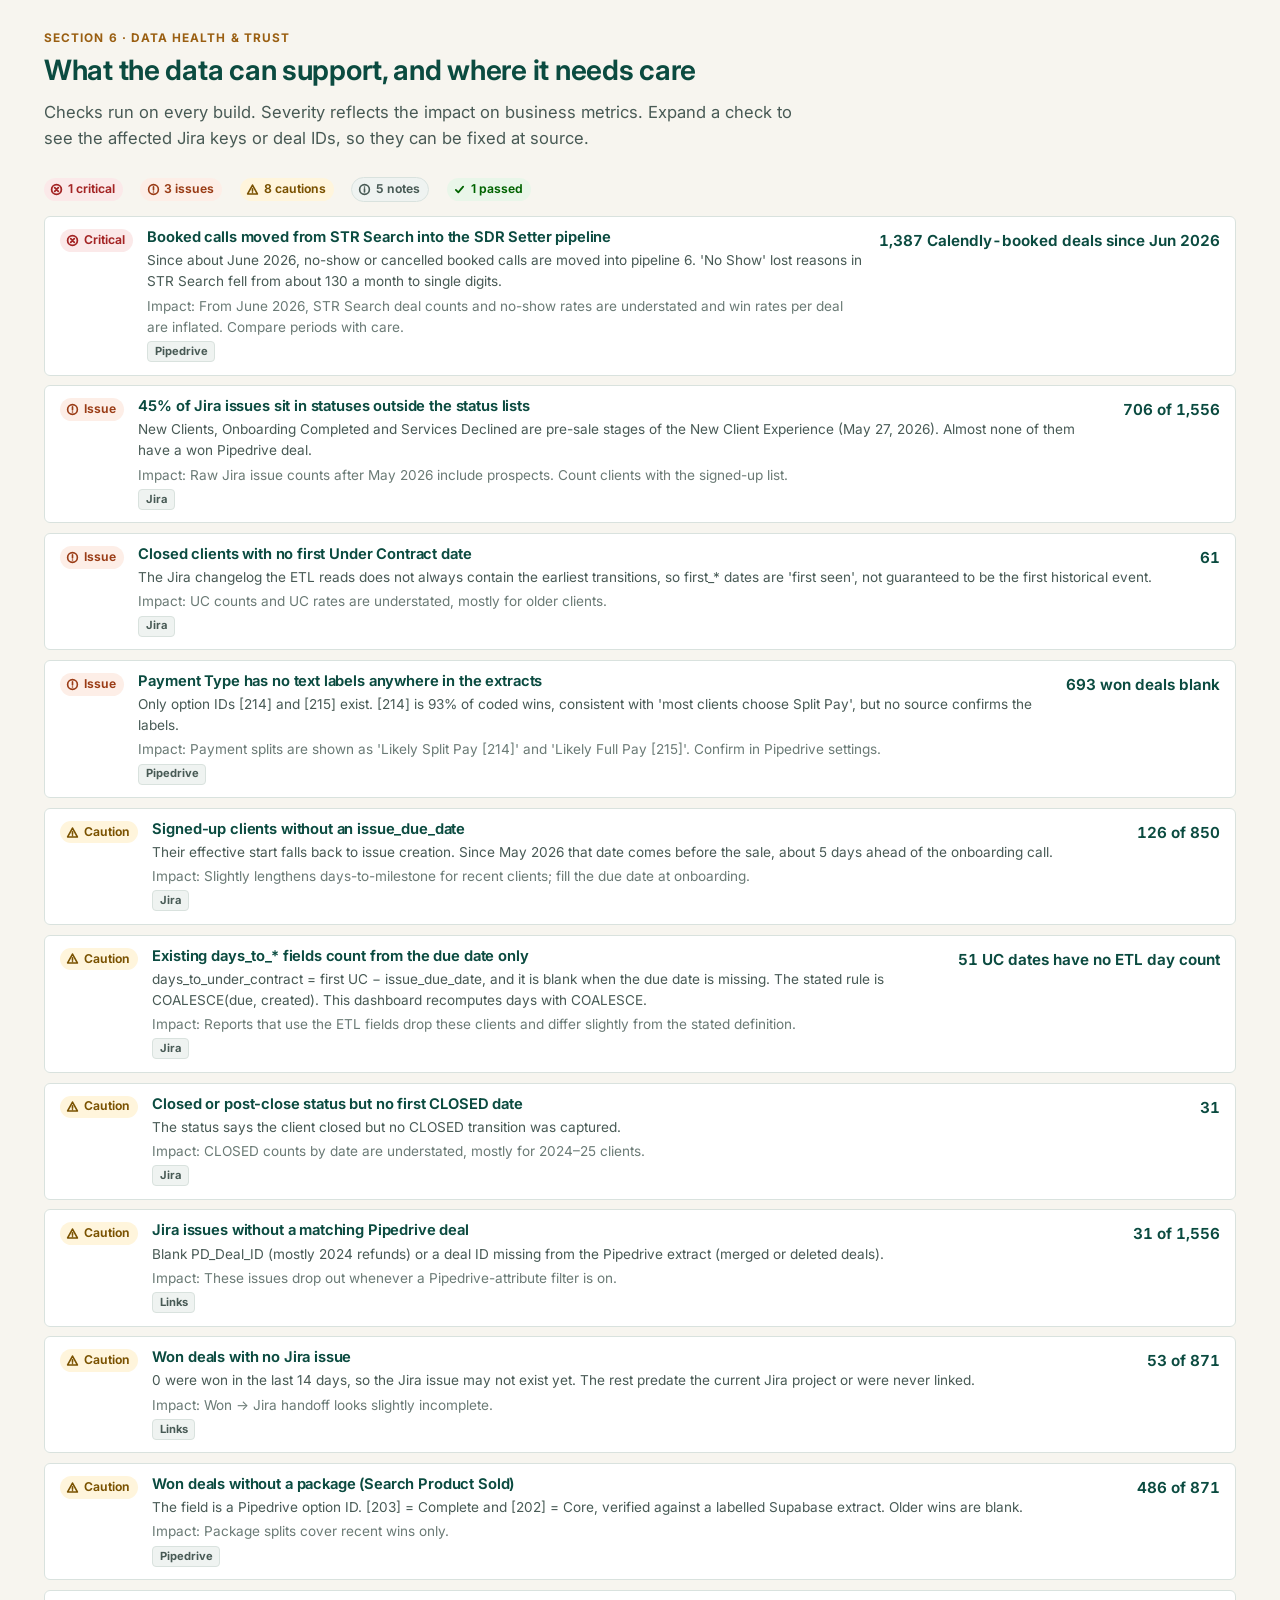
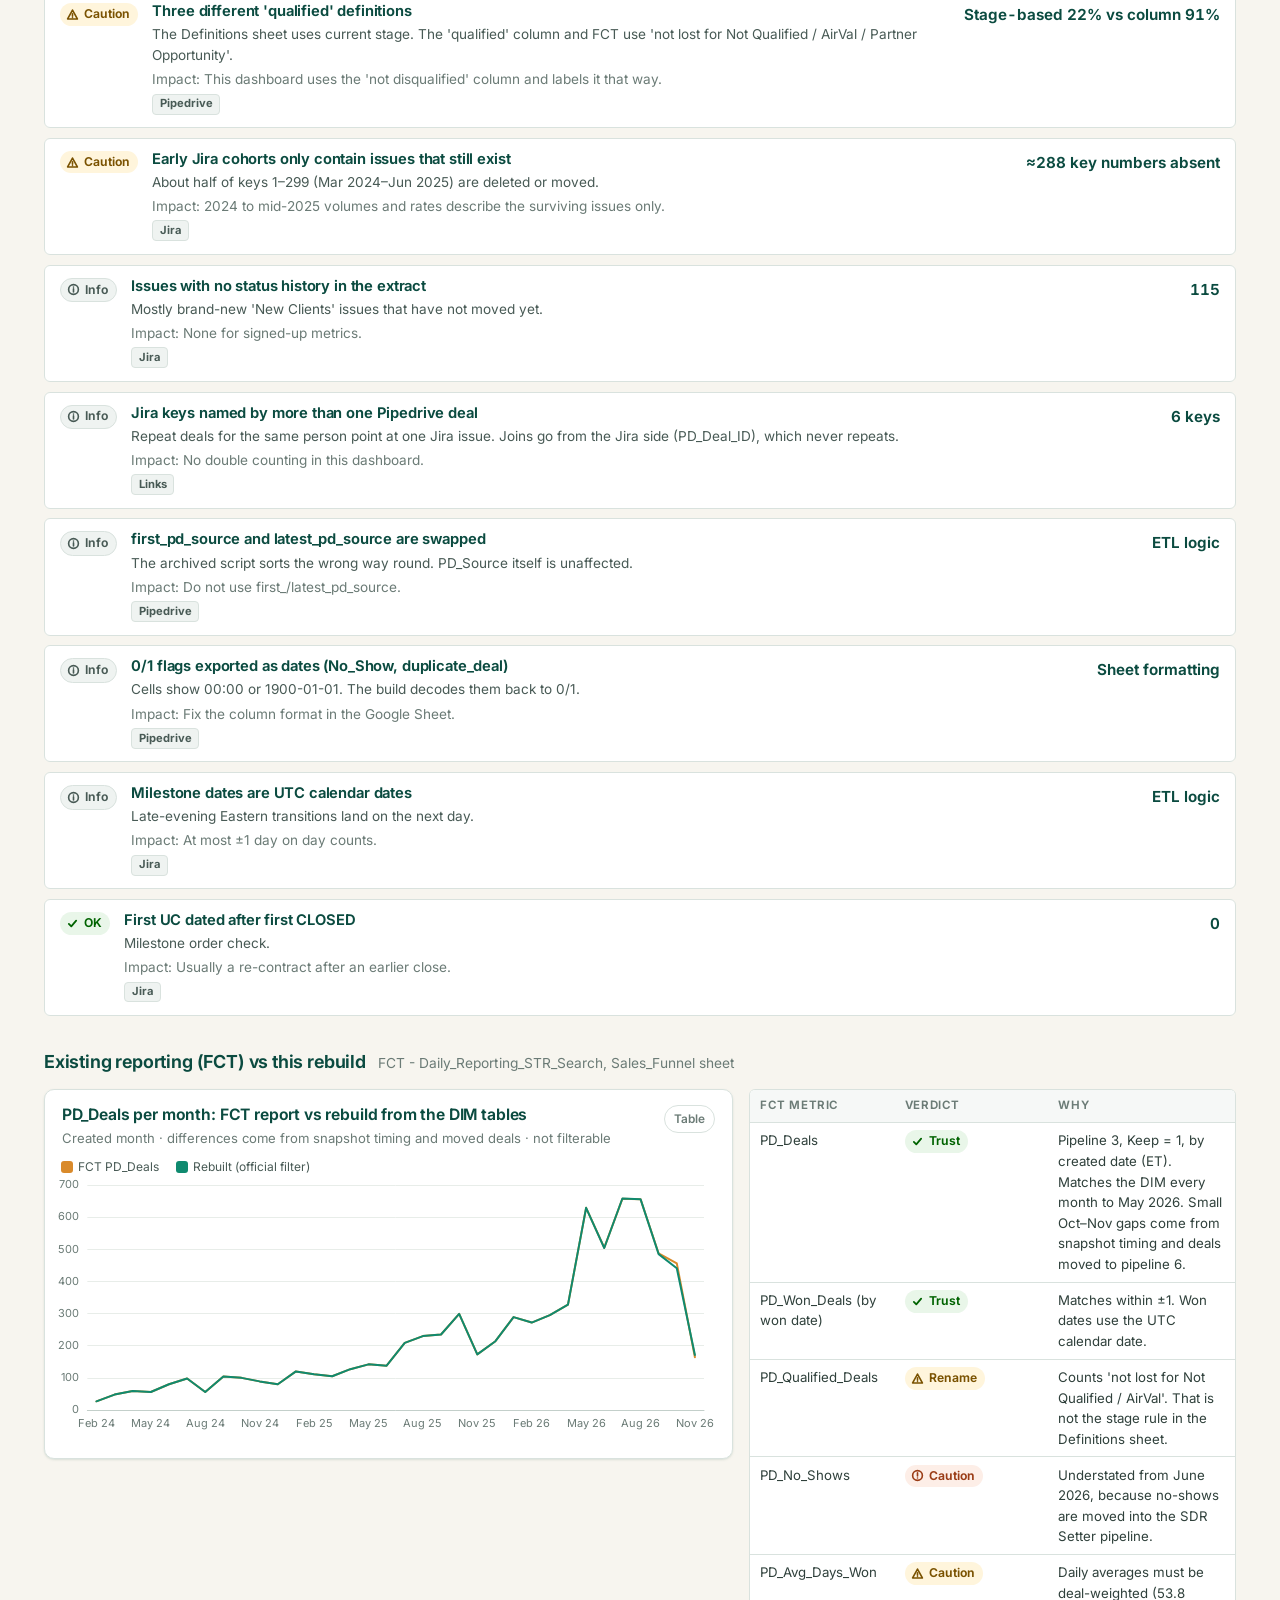
<file: docs/2026-11-12/index.html>
<!doctype html>
<html lang="en" data-version="2026-11-12">
<head>
  <meta charset="utf-8">
  <meta name="viewport" content="width=device-width, initial-scale=1">
  <title>STRSearch Business Data Explorer</title>
  <meta name="description" content="How STRSearch's sales (Pipedrive) and client acquisition (Jira) data fit together: lifecycle, trends, milestone timing, conversion and data quality.">
  <meta name="robots" content="noindex, nofollow">
  <link rel="icon" href="assets/img/strsearch-logo.webp">
  <link rel="preconnect" href="https://fonts.googleapis.com">
  <link rel="preconnect" href="https://fonts.gstatic.com" crossorigin>
  <link rel="stylesheet" href="https://fonts.googleapis.com/css2?family=Inter:wght@400;500;600;700&display=swap">
  <link rel="stylesheet" href="assets/css/styles.css">
  <link rel="stylesheet" href="../version-switcher.css">
  <script>
    try { var t = localStorage.getItem('sx-theme'); if (t) document.documentElement.setAttribute('data-theme', t); } catch (e) {}
  </script>
</head>
<body>
  <a class="visually-hidden" href="#main">Skip to content</a>

  <header class="site-header">
    <div class="container">
      <a class="brand" href="#overview" aria-label="STRSearch Business Data Explorer: back to top">
        <img src="assets/img/strsearch-logo.webp" alt="STR Search" width="104" height="30">
        <span class="brand-title">Business Data Explorer <span>· Pipedrive + Jira</span></span>
      </a>
      <nav class="site-nav" aria-label="Sections">
        <a href="#overview">Overview</a>
        <a href="#how">How it works</a>
        <a href="#questions">Key questions</a>
        <a href="#sales">Sales</a>
        <a href="#acquisition">Acquisition</a>
        <a href="#lifecycle">Connected</a>
        <a href="#health">Data health</a>
        <a href="#explorer">Explorer</a>
        <a href="#definitions">Definitions</a>
      </nav>
      <button class="icon-btn nav-menu-btn" id="navMenuBtn" type="button" aria-label="Open section menu" aria-expanded="false">
        <svg viewBox="0 0 20 20" fill="none" stroke="currentColor" stroke-width="2" stroke-linecap="round"><path d="M3 6h14M3 10h14M3 14h14"/></svg>
      </button>
      <span data-version-slot></span>
      <button class="icon-btn" id="themeBtn" type="button" aria-label="Toggle dark mode" title="Toggle light / dark">
        <svg viewBox="0 0 20 20" fill="none" stroke="currentColor" stroke-width="1.8" stroke-linecap="round" stroke-linejoin="round"><path d="M16.5 12.2A7 7 0 017.8 3.5a7 7 0 108.7 8.7z"/></svg>
      </button>
    </div>
  </header>
  <nav class="mobile-nav" id="mobileNav" aria-label="Sections (mobile)"></nav>

  <div class="filter-bar" id="filterBar" role="region" aria-label="Filters"></div>

  <main id="main">
    <section class="hero" id="overview" aria-labelledby="overview-title">
      <div class="container" id="overview-root"><div class="loading">Loading data…</div></div>
    </section>
    <section class="section" id="how" aria-labelledby="how-title"><div class="container" id="how-root"></div></section>
    <section class="section" id="questions" aria-labelledby="questions-title"><div class="container" id="questions-root"></div></section>
    <section class="section" id="sales" aria-labelledby="sales-title"><div class="container" id="sales-root"></div></section>
    <section class="section" id="acquisition" aria-labelledby="acquisition-title"><div class="container" id="acquisition-root"></div></section>
    <section class="section" id="lifecycle" aria-labelledby="lifecycle-title"><div class="container" id="lifecycle-root"></div></section>
    <section class="section" id="health" aria-labelledby="health-title"><div class="container" id="health-root"></div></section>
    <section class="section" id="explorer" aria-labelledby="explorer-title"><div class="container" id="explorer-root"></div></section>
    <section class="section" id="definitions" aria-labelledby="definitions-title"><div class="container" id="definitions-root"></div></section>
  </main>

  <footer class="site-footer">
    <div class="container" id="footer-root"></div>
  </footer>

  <script src="assets/vendor/echarts-5.5.0.min.js"></script>
  <script src="data/explorer-data.js"></script>
  <script src="assets/js/core.js"></script>
  <script src="assets/js/charts.js"></script>
  <script src="assets/js/filters.js"></script>
  <script src="assets/js/sections/narrative.js"></script>
  <script src="assets/js/sections/questions.js"></script>
  <script src="assets/js/sections/sales.js"></script>
  <script src="assets/js/sections/acquisition.js"></script>
  <script src="assets/js/sections/health.js"></script>
  <script src="assets/js/app.js"></script>
  <script src="../versions.js"></script>
  <script src="../version-switcher.js"></script>
</body>
</html>
</file>
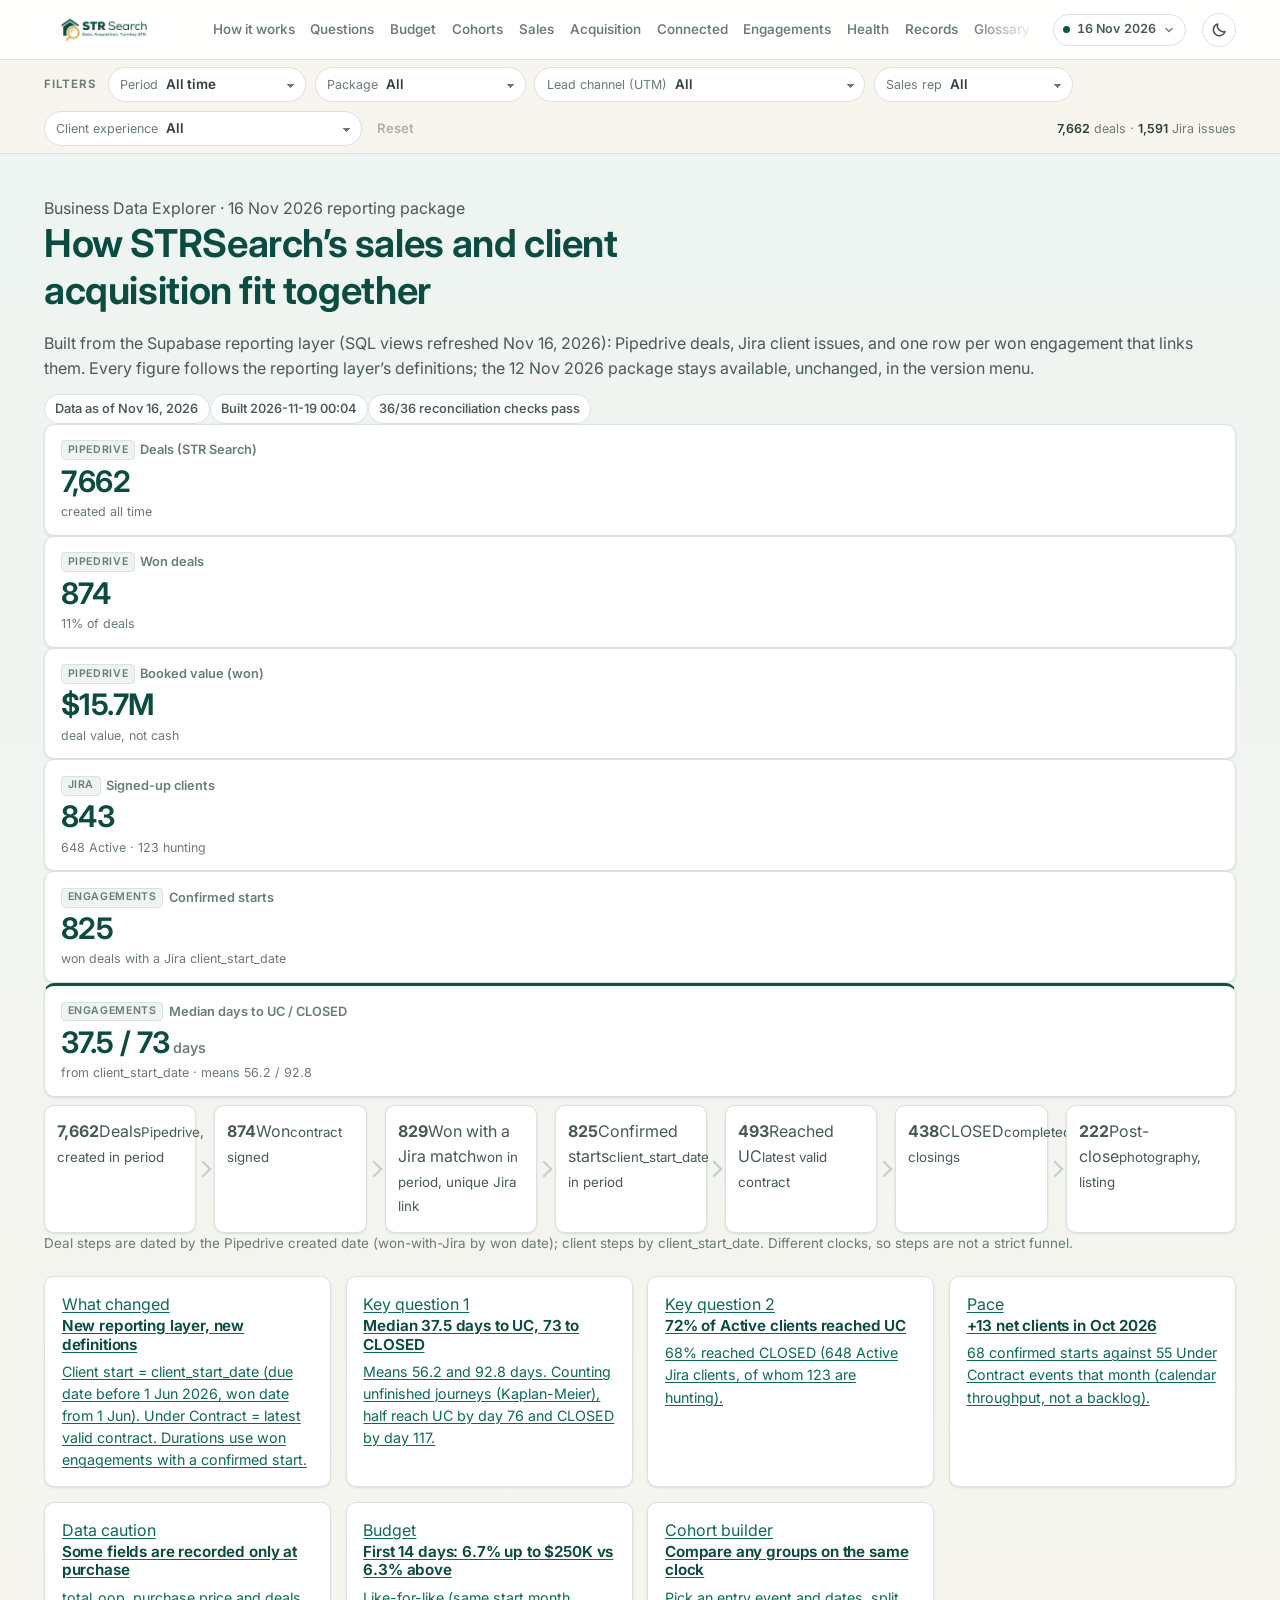
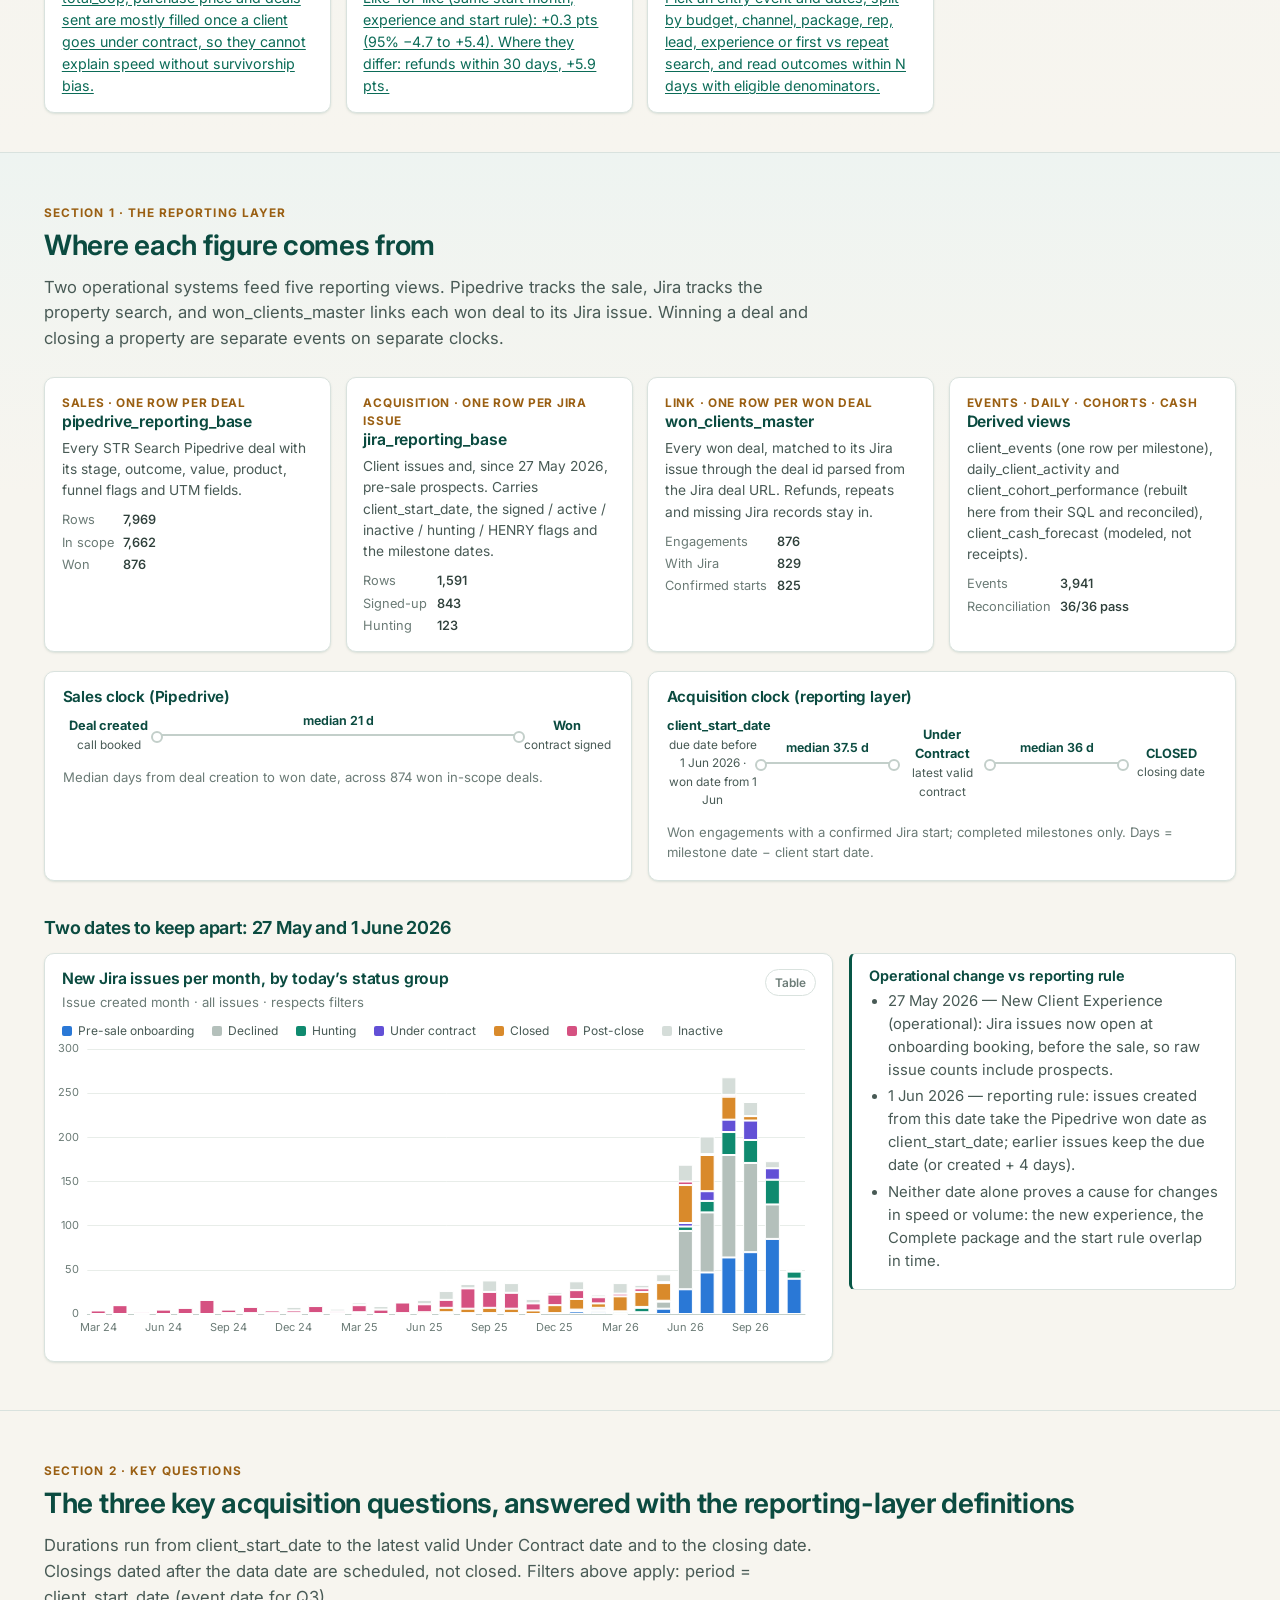
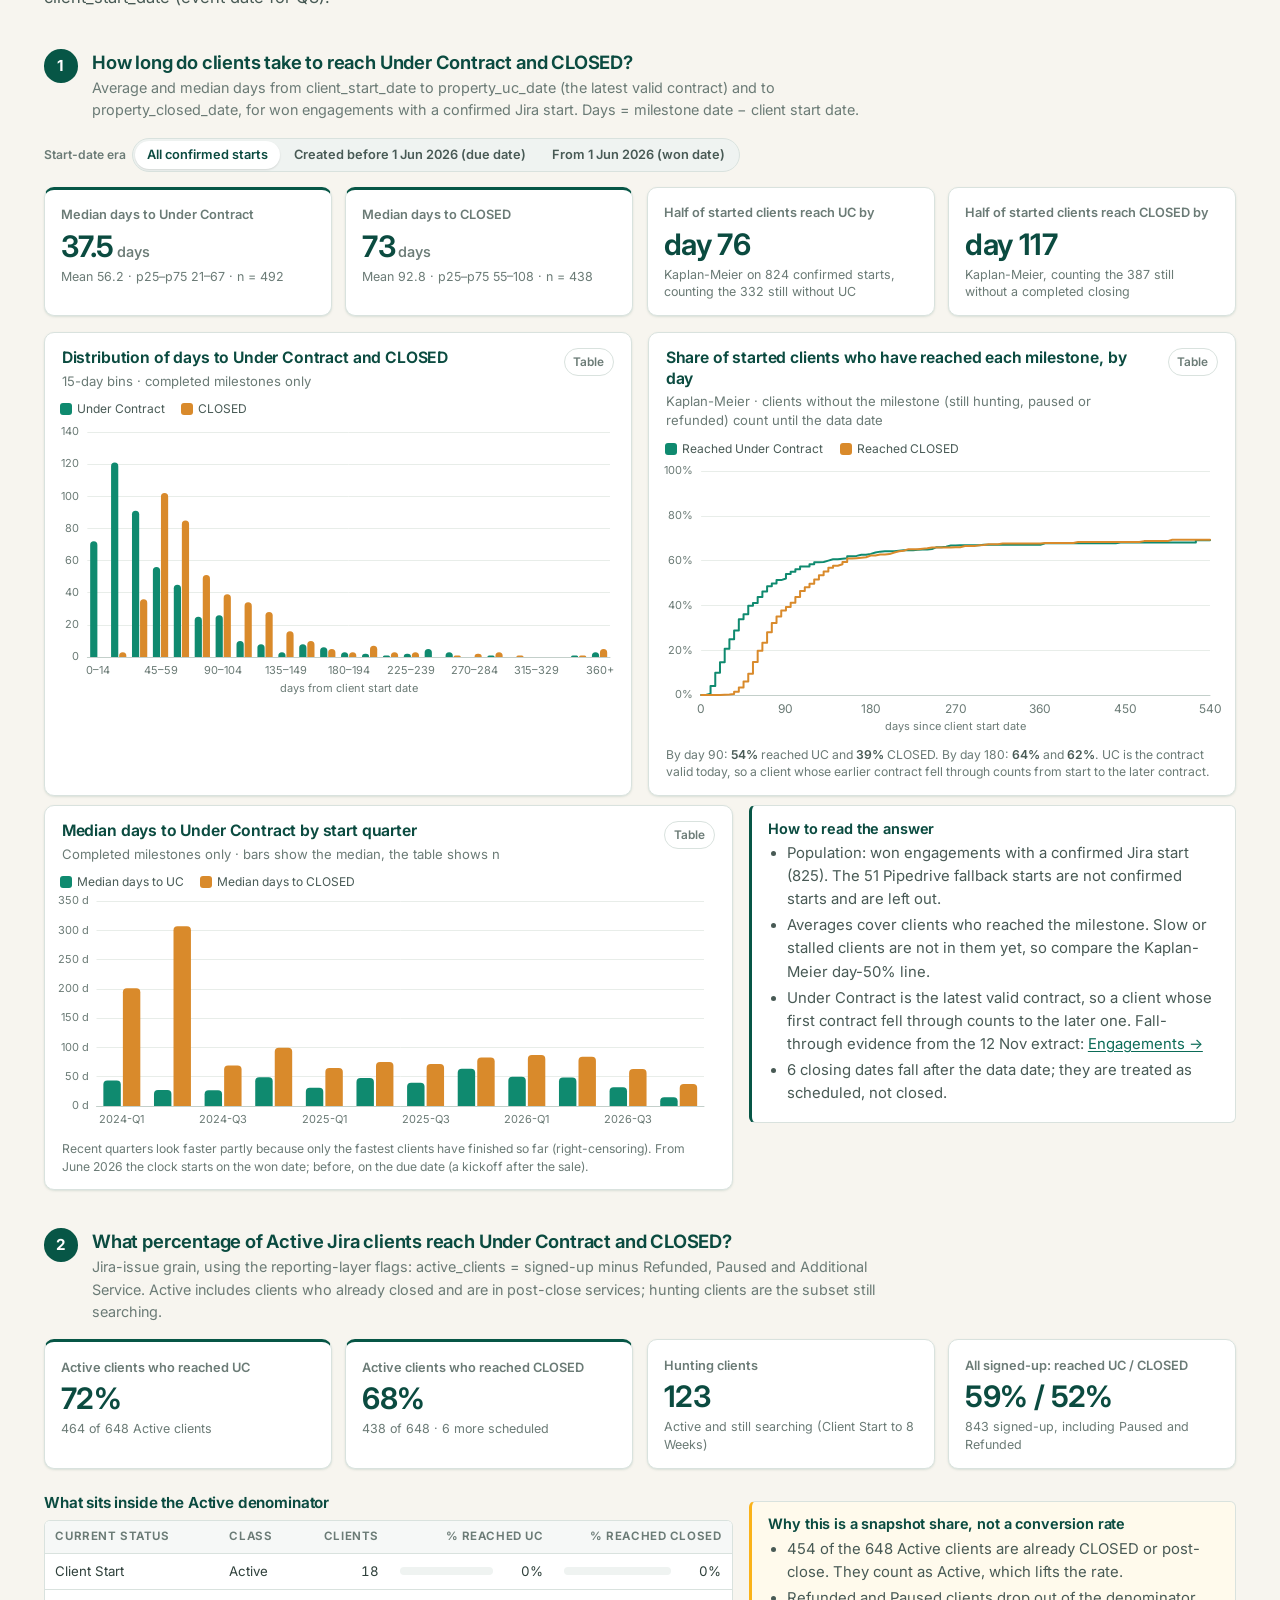
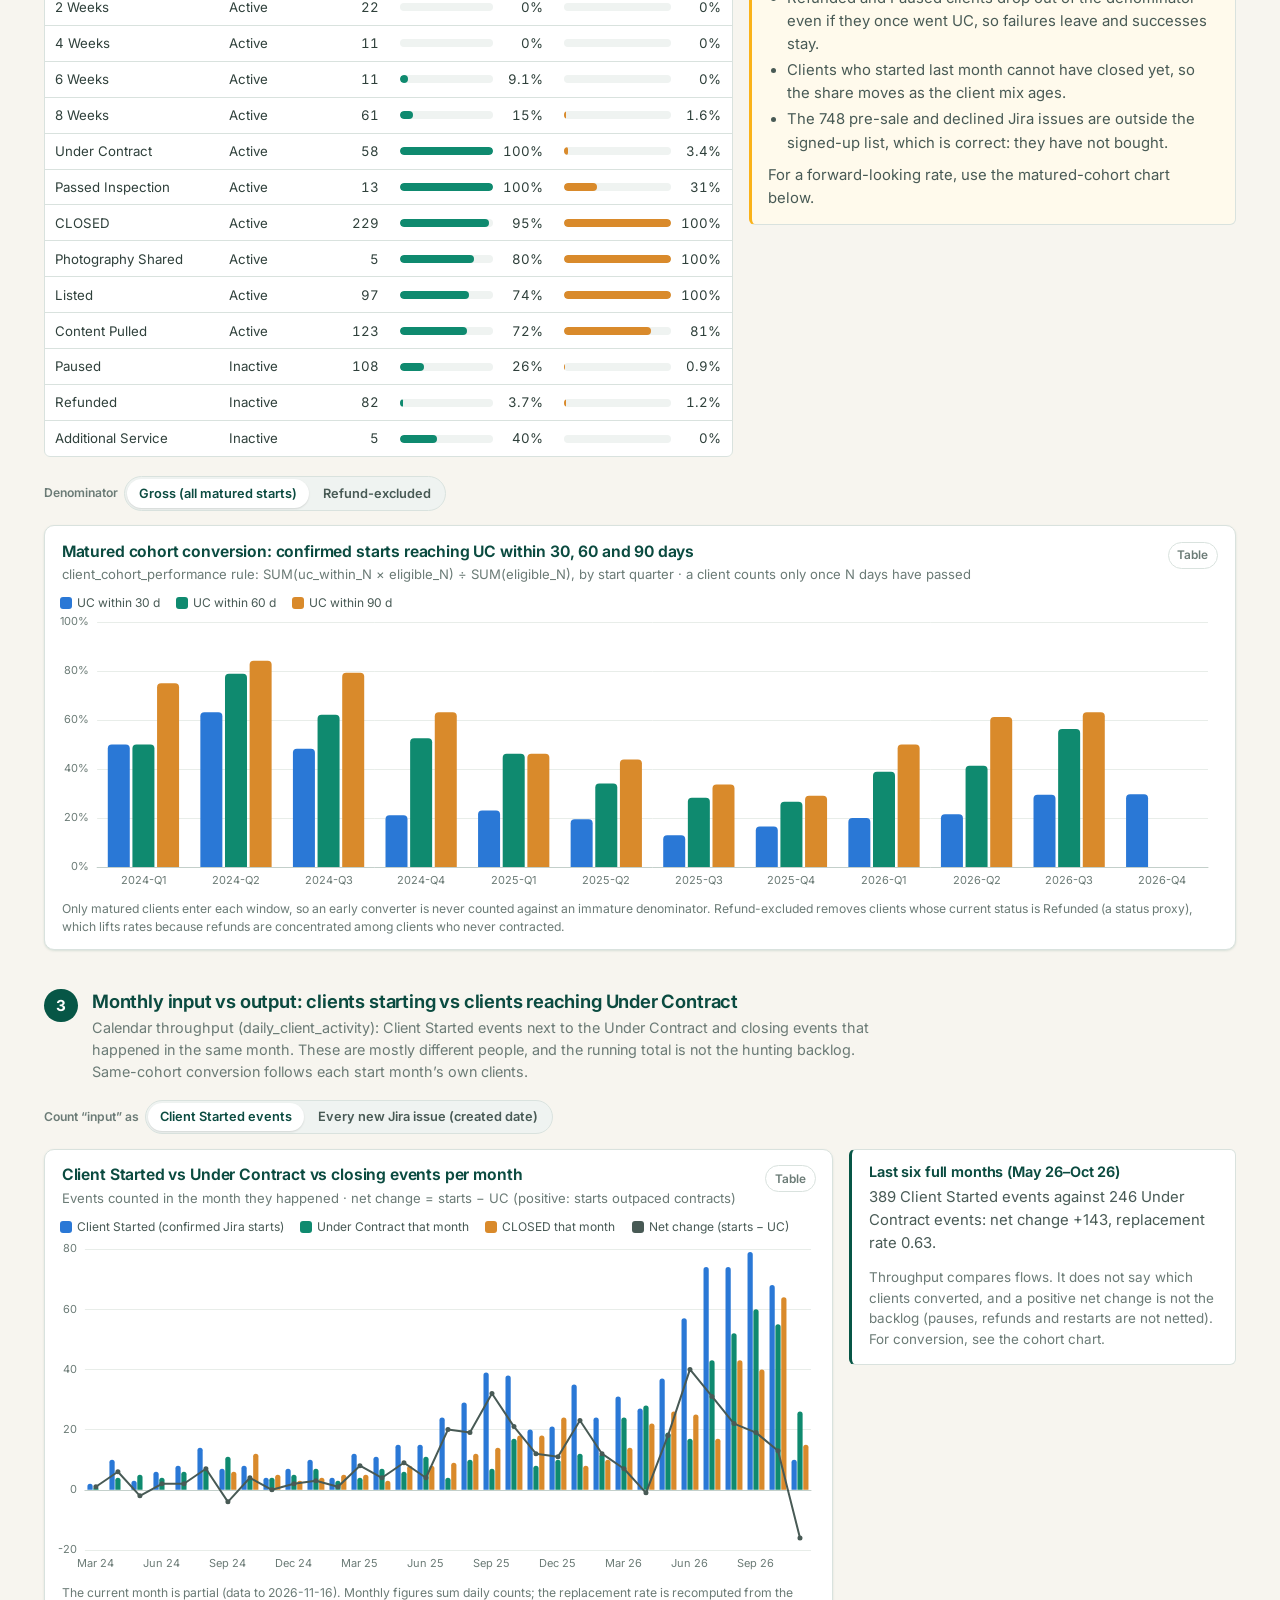
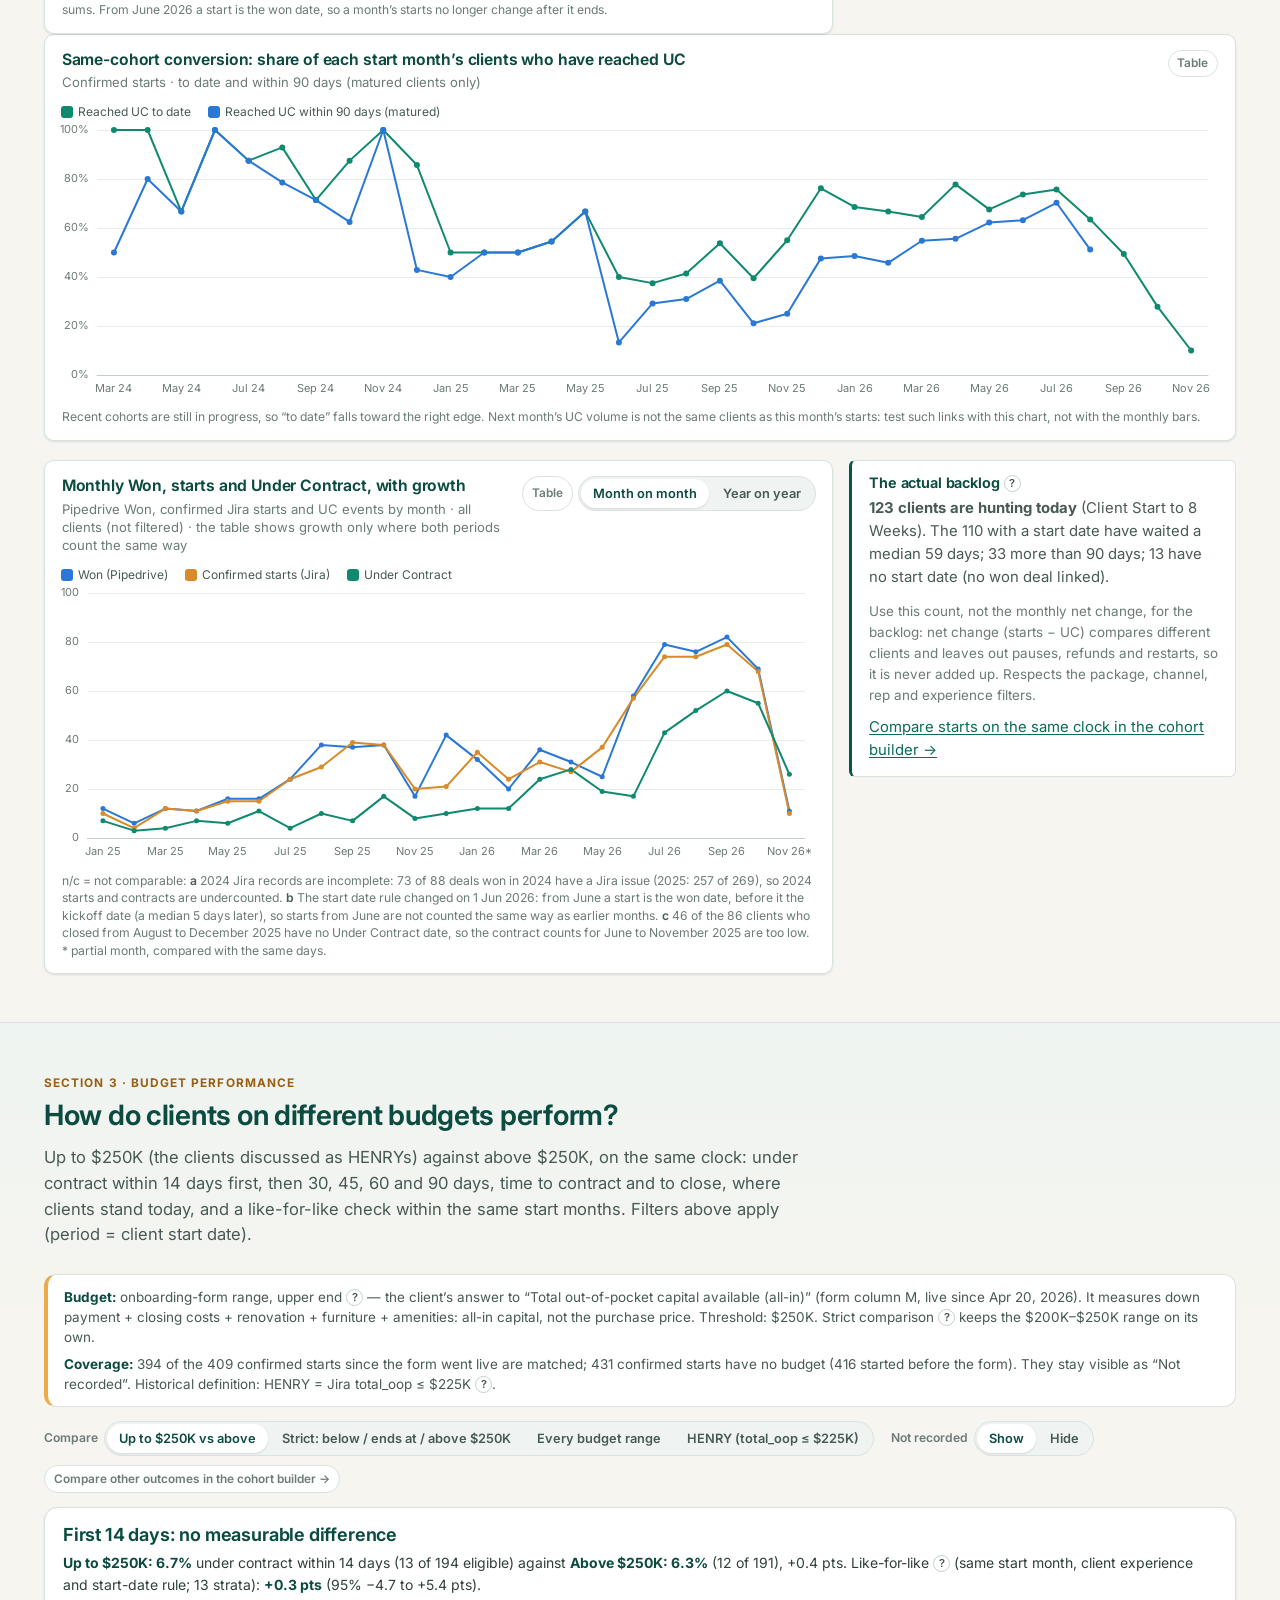
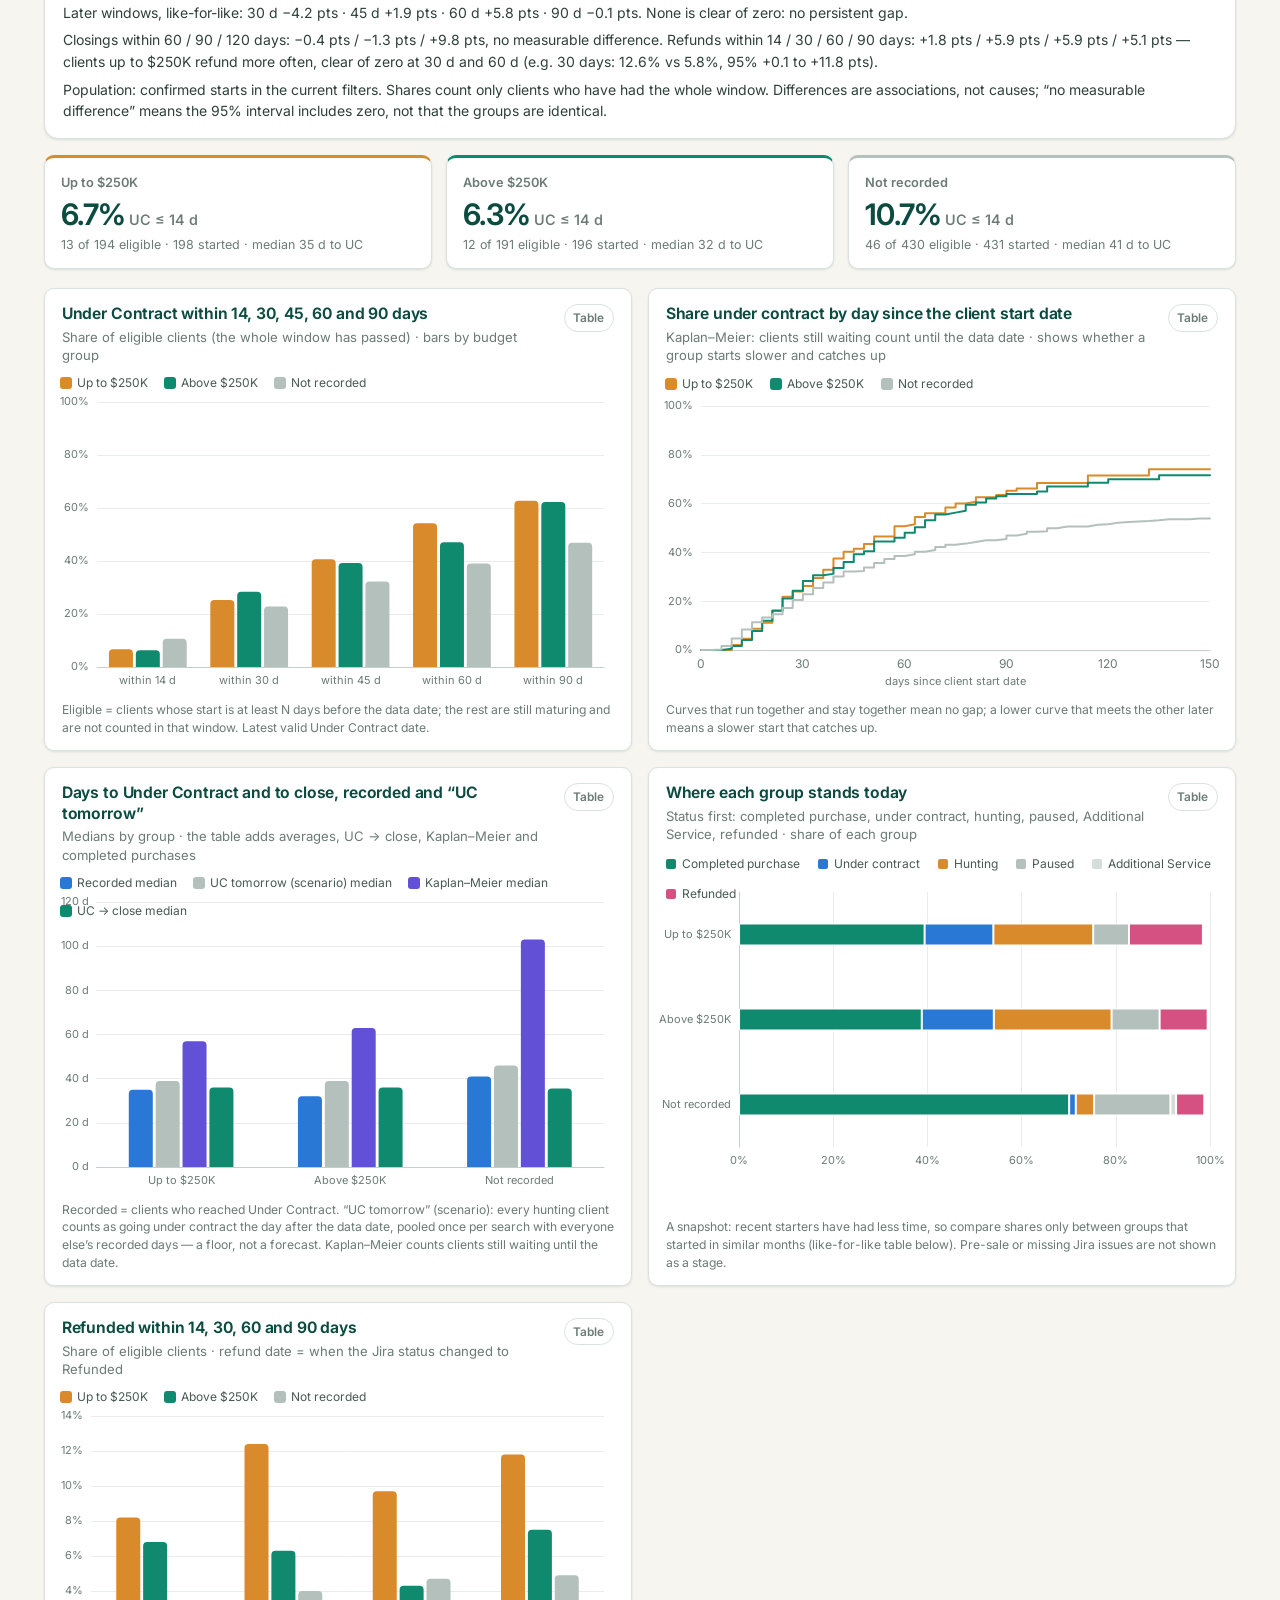
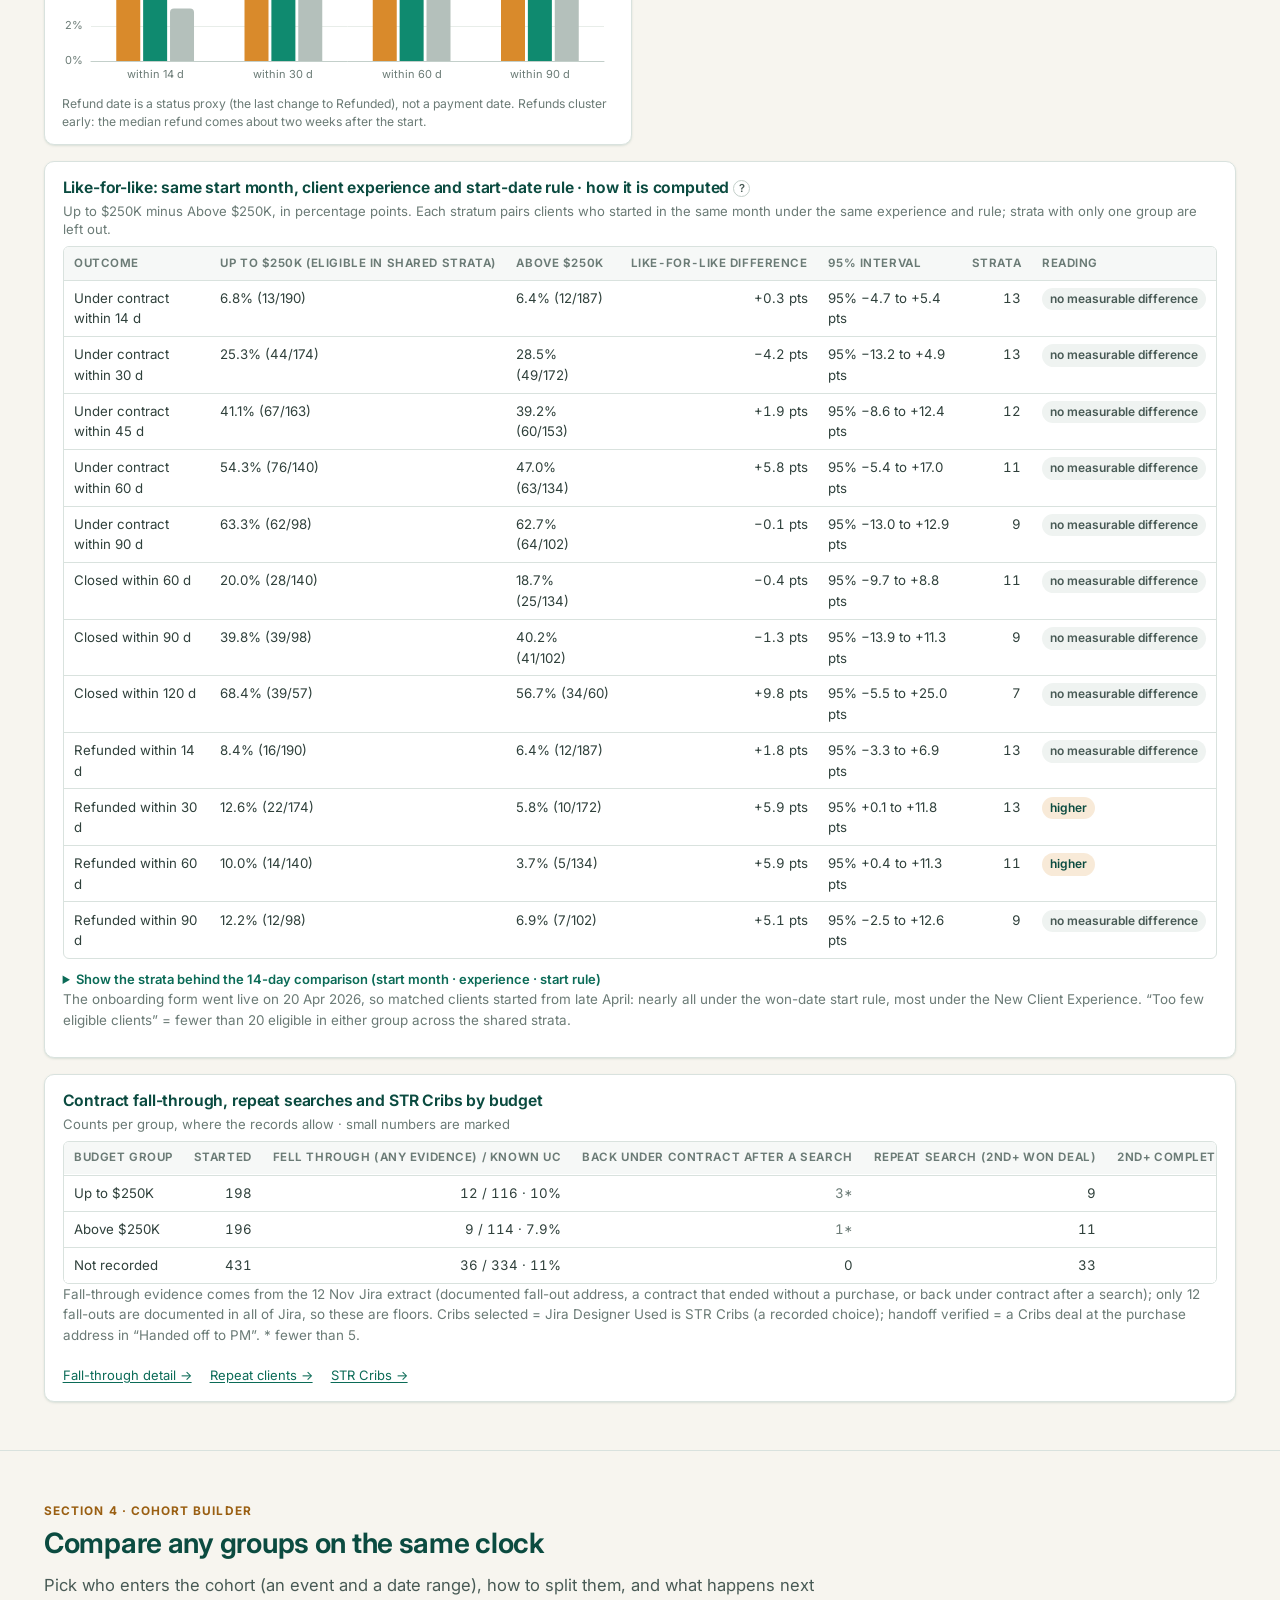
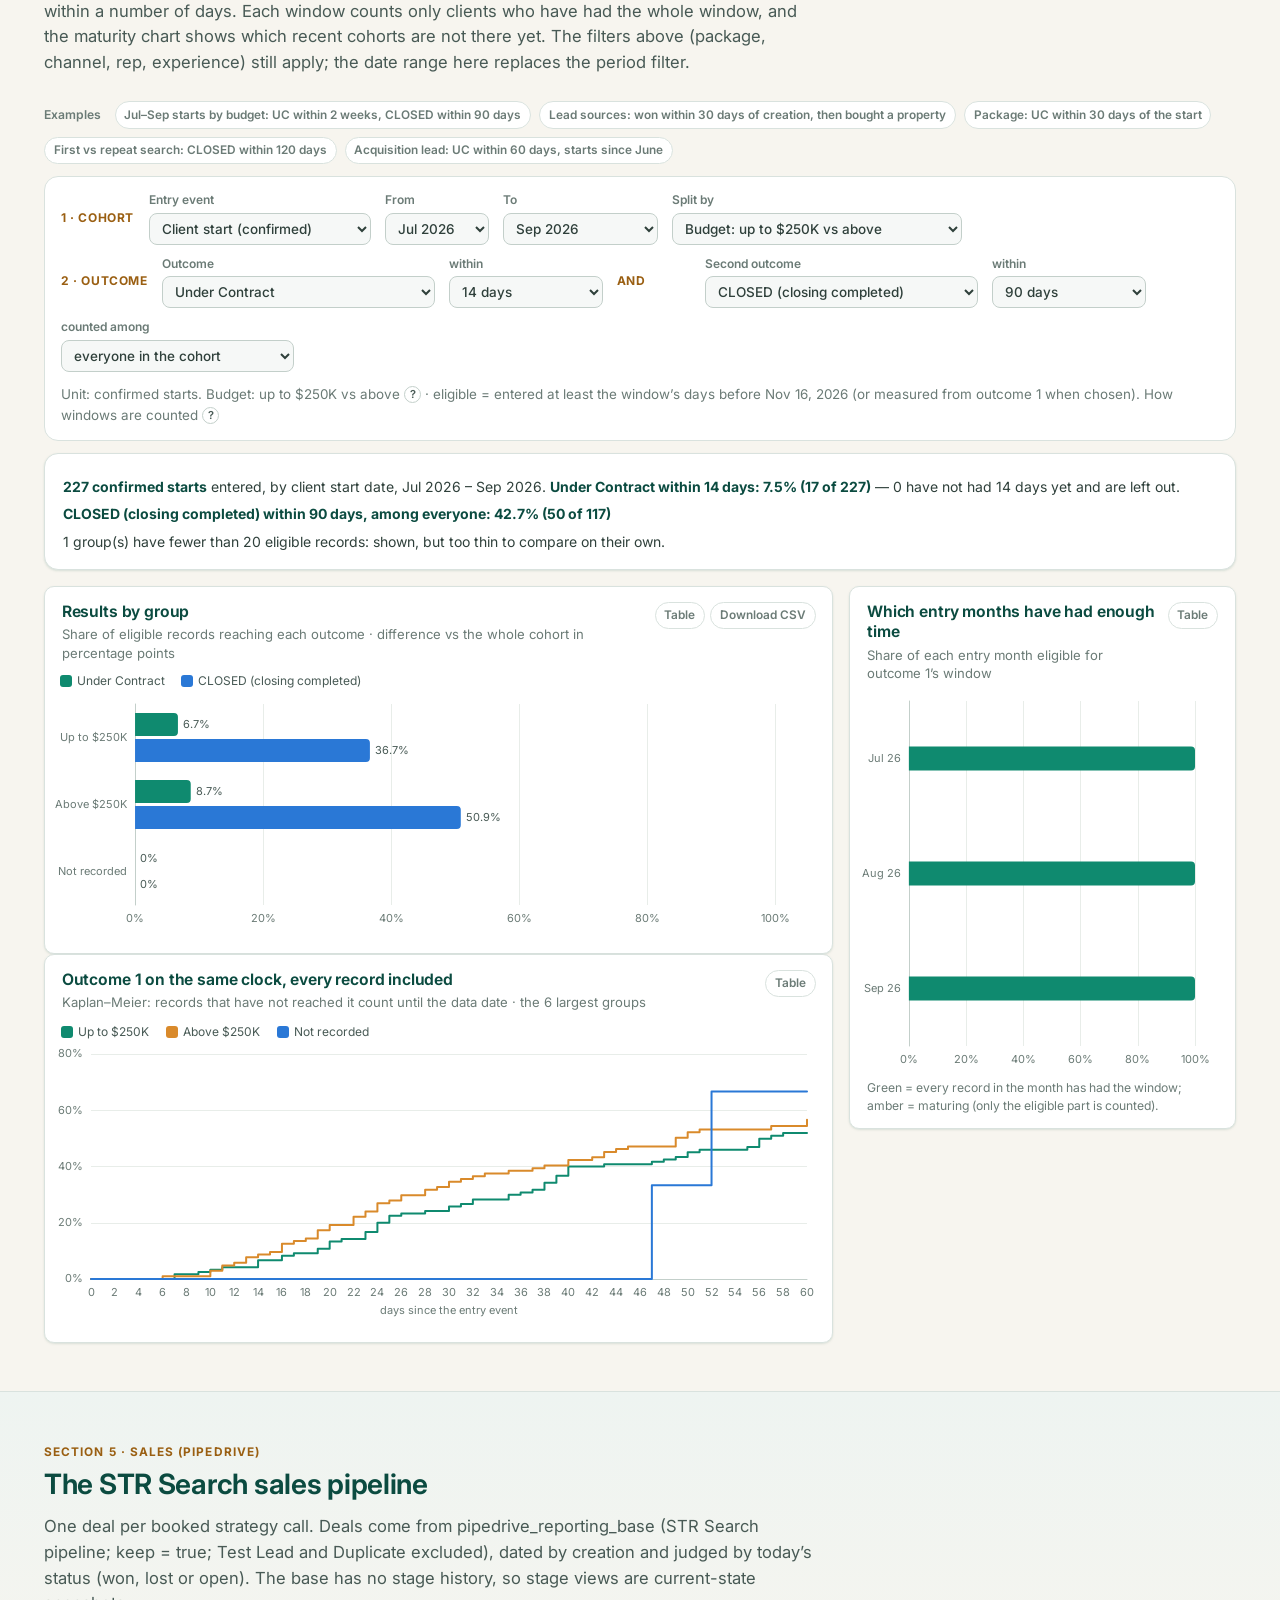
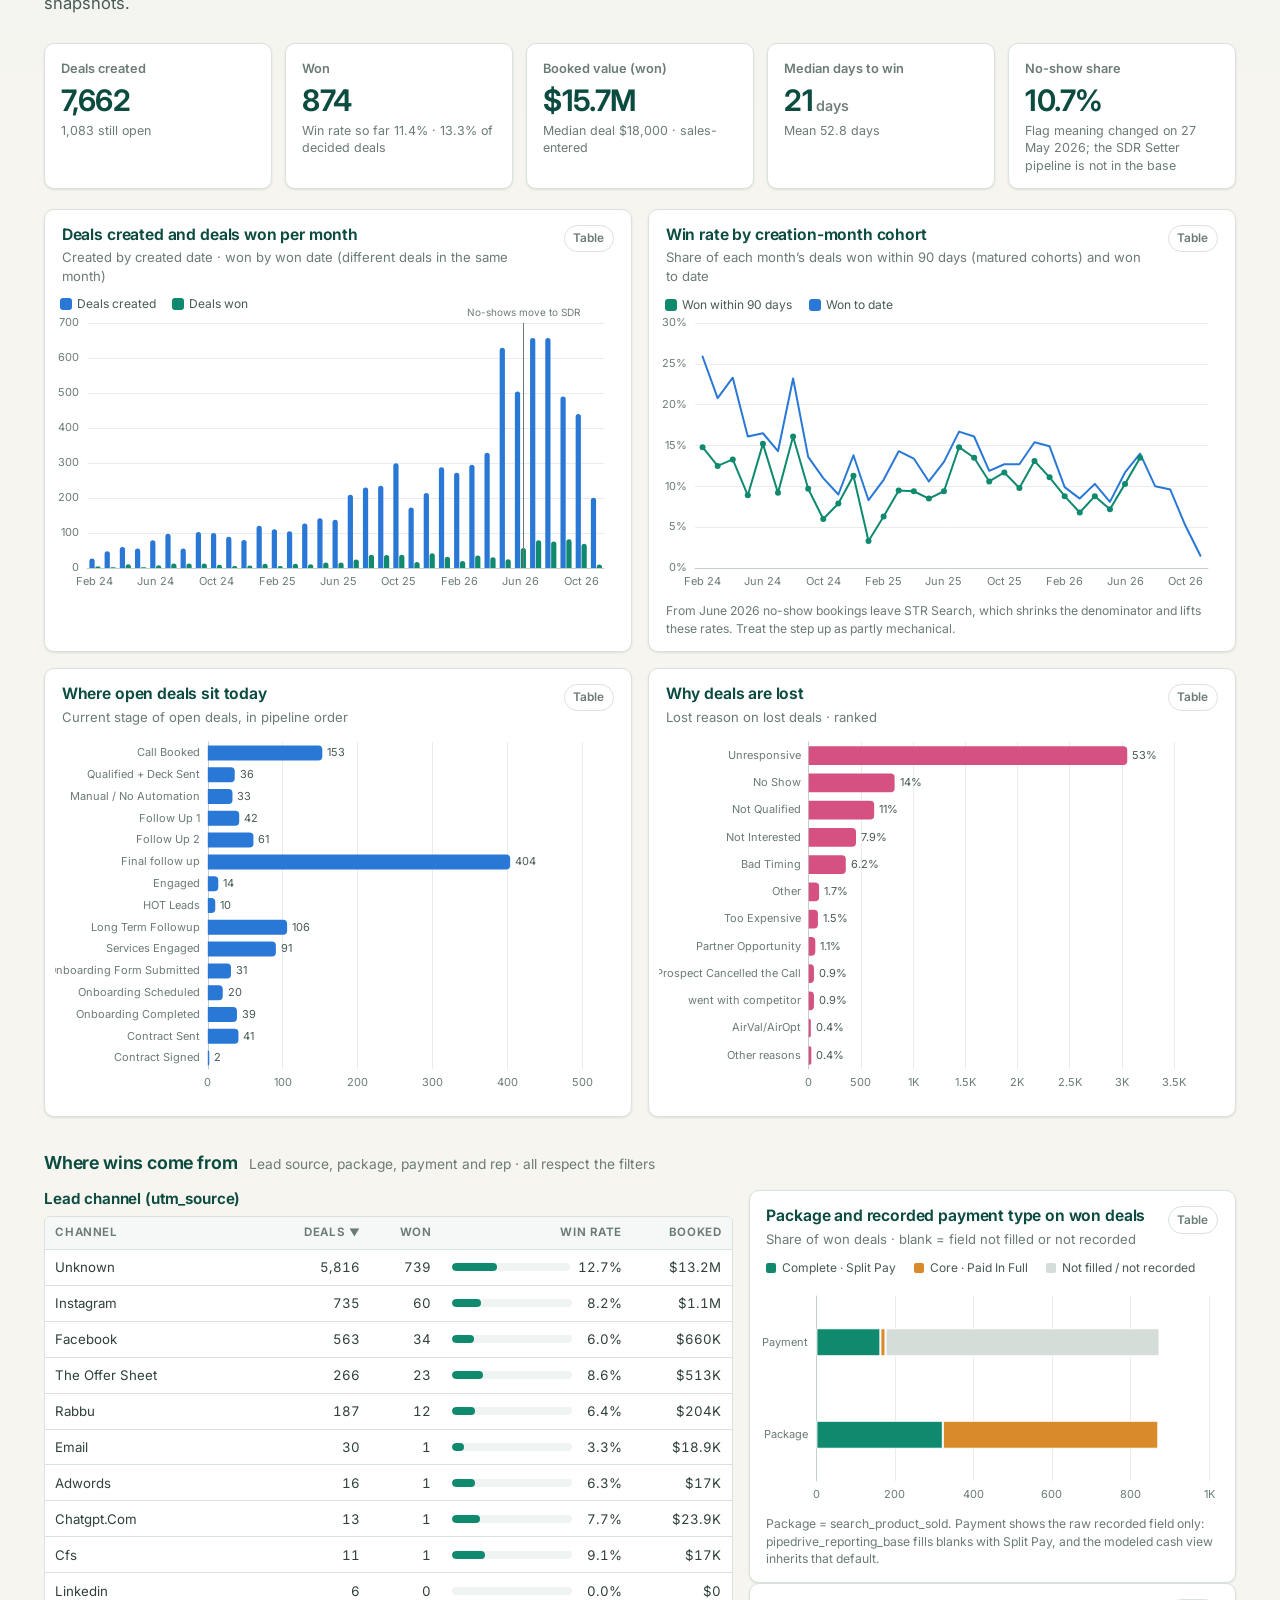
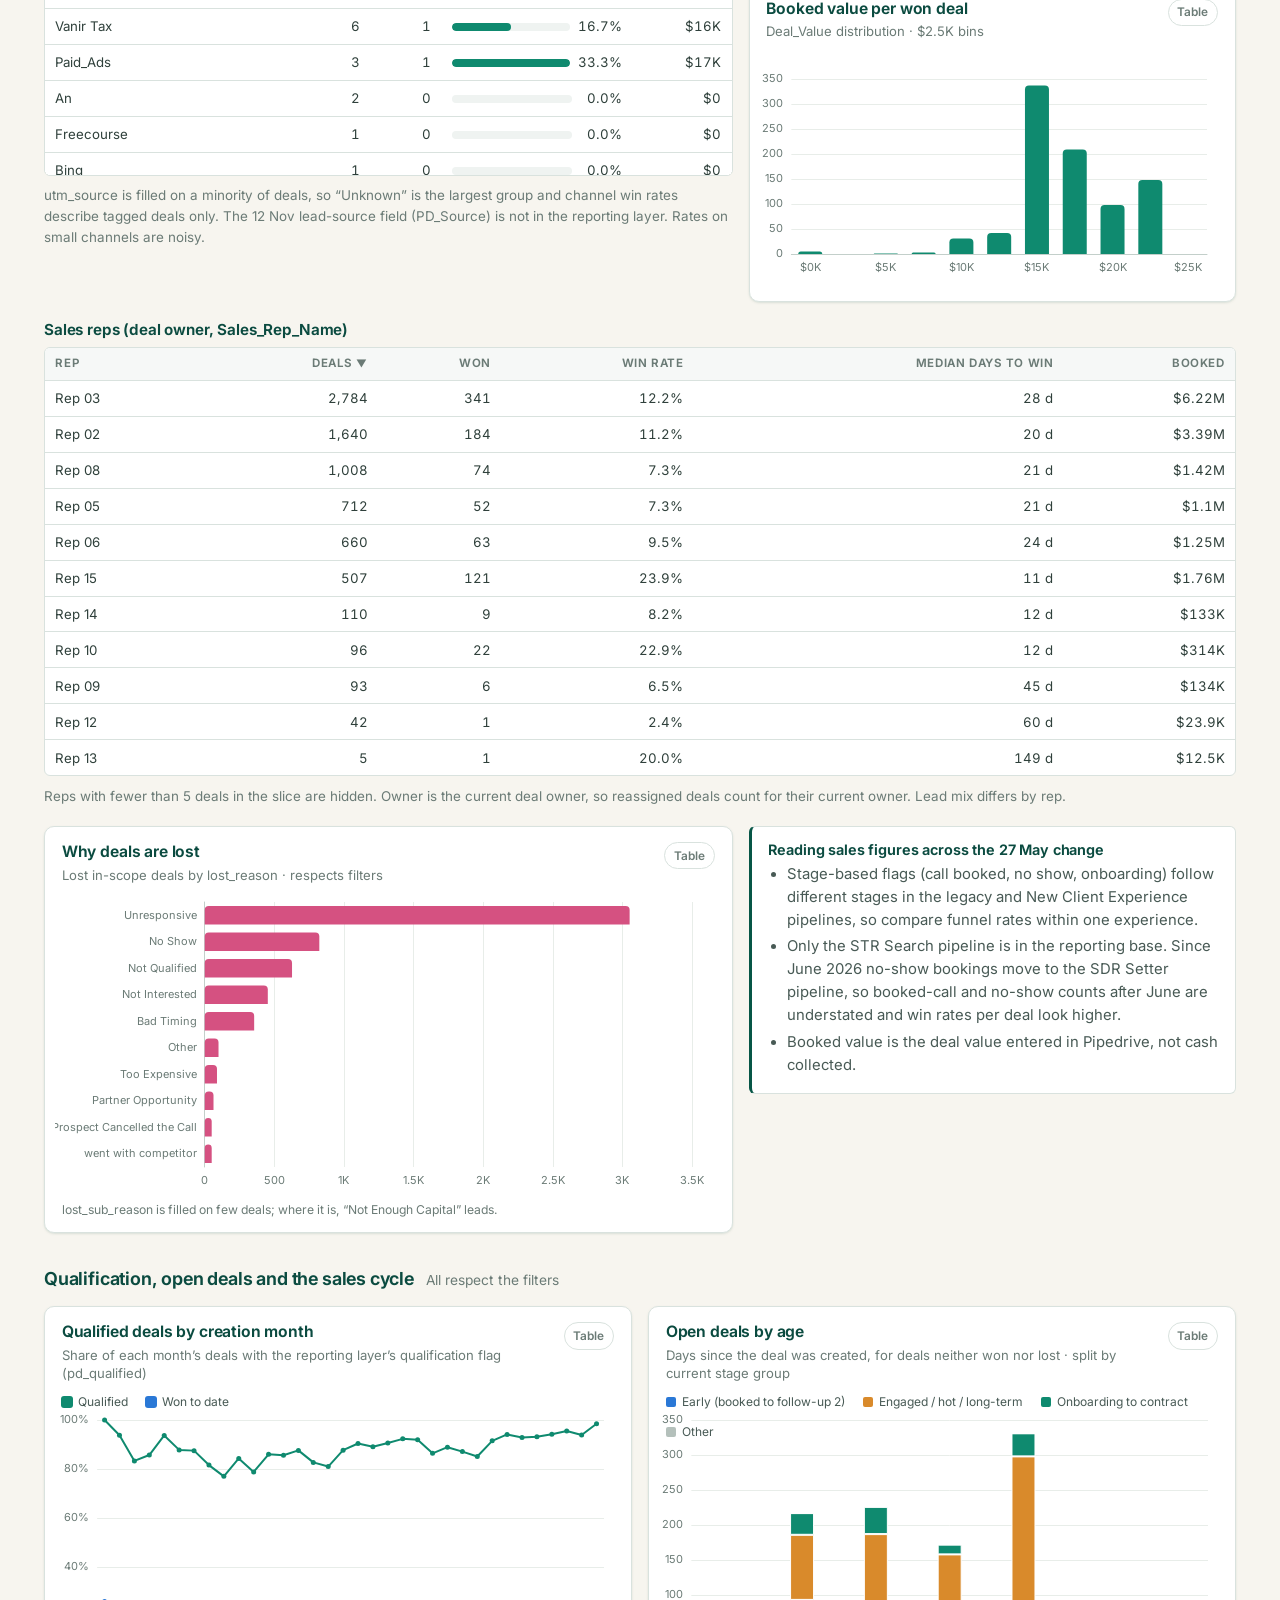
<file: docs/2026-11-16/index.html>
<!doctype html>
<html lang="en" data-version="2026-11-16">
<head>
  <meta charset="utf-8">
  <meta name="viewport" content="width=device-width, initial-scale=1">
  <title>STRSearch Business Data Explorer</title>
  <meta name="description" content="16 Nov 2026 reporting package: how STRSearch's sales (Pipedrive) and client acquisition (Jira) data fit together, built from the Supabase reporting layer, with budget performance, an ad hoc cohort builder, repeat clients, contract fall-through, STR Cribs and the cash bridge.">
  <meta name="robots" content="noindex, nofollow">
  <link rel="icon" href="assets/img/strsearch-logo.webp">
  <link rel="preconnect" href="https://fonts.googleapis.com">
  <link rel="preconnect" href="https://fonts.gstatic.com" crossorigin>
  <link rel="stylesheet" href="https://fonts.googleapis.com/css2?family=Inter:wght@400;500;600;700&display=swap">
  <link rel="stylesheet" href="assets/css/styles.css">
  <link rel="stylesheet" href="../version-switcher.css">
  <script>
    try { var t = localStorage.getItem('sx-theme'); if (t) document.documentElement.setAttribute('data-theme', t); } catch (e) {}
  </script>
</head>
<body>
  <a class="visually-hidden" href="#main">Skip to content</a>

  <header class="site-header">
    <div class="container">
      <a class="brand" href="#overview" aria-label="STRSearch Business Data Explorer: back to top">
        <img src="assets/img/strsearch-logo.webp" alt="STR Search" width="104" height="30">
        <span class="brand-title">Business Data Explorer <span>· Pipedrive + Jira</span></span>
      </a>
      <nav class="site-nav" aria-label="Sections">
        <a href="#overview" class="nav-ov">Overview</a>
        <a href="#how">How it works</a>
        <a href="#questions">Questions</a>
        <a href="#budget">Budget</a>
        <a href="#cohorts">Cohorts</a>
        <a href="#sales">Sales</a>
        <a href="#acquisition">Acquisition</a>
        <a href="#lifecycle">Connected</a>
        <a href="#reporting">Engagements</a>
        <a href="#health">Health</a>
        <a href="#explorer">Records</a>
        <a href="#definitions">Glossary</a>
      </nav>
      <button class="icon-btn nav-menu-btn" id="navMenuBtn" type="button" aria-label="Open section menu" aria-expanded="false">
        <svg viewBox="0 0 20 20" fill="none" stroke="currentColor" stroke-width="2" stroke-linecap="round"><path d="M3 6h14M3 10h14M3 14h14"/></svg>
      </button>
      <span data-version-slot></span>
      <button class="icon-btn" id="themeBtn" type="button" aria-label="Toggle dark mode" title="Toggle light / dark">
        <svg viewBox="0 0 20 20" fill="none" stroke="currentColor" stroke-width="1.8" stroke-linecap="round" stroke-linejoin="round"><path d="M16.5 12.2A7 7 0 017.8 3.5a7 7 0 108.7 8.7z"/></svg>
      </button>
    </div>
  </header>
  <nav class="mobile-nav" id="mobileNav" aria-label="Sections (mobile)"></nav>

  <div class="filter-bar" id="filterBar" role="region" aria-label="Filters"></div>

  <main id="main">
    <section class="hero" id="overview" aria-labelledby="overview-title">
      <div class="container" id="overview-root"><div class="loading">Loading data…</div></div>
    </section>
    <section class="section" id="how" aria-labelledby="how-title"><div class="container" id="how-root"></div></section>
    <section class="section" id="questions" aria-labelledby="questions-title"><div class="container" id="questions-root"></div></section>
    <section class="section" id="budget" aria-labelledby="budget-title"><div class="container" id="budget-root"></div></section>
    <section class="section" id="cohorts" aria-labelledby="cohorts-title"><div class="container" id="cohorts-root"></div></section>
    <section class="section" id="sales" aria-labelledby="sales-title"><div class="container" id="sales-root"></div></section>
    <section class="section" id="acquisition" aria-labelledby="acquisition-title"><div class="container" id="acquisition-root"></div></section>
    <section class="section" id="lifecycle" aria-labelledby="lifecycle-title"><div class="container" id="lifecycle-root"></div></section>
    <section class="section" id="reporting" aria-labelledby="reporting-title"><div class="container" id="reporting-root"></div></section>
    <section class="section" id="health" aria-labelledby="health-title"><div class="container" id="health-root"></div></section>
    <section class="section" id="explorer" aria-labelledby="explorer-title"><div class="container" id="explorer-root"></div></section>
    <section class="section" id="definitions" aria-labelledby="definitions-title"><div class="container" id="definitions-root"></div></section>
  </main>

  <footer class="site-footer">
    <div class="container" id="footer-root"></div>
  </footer>

  <script src="assets/vendor/echarts-5.5.0.min.js"></script>
  <script src="data/explorer-data.js"></script>
  <script src="assets/js/core.js"></script>
  <script src="assets/js/charts.js"></script>
  <script src="assets/js/filters.js"></script>
  <script src="assets/js/terms.js"></script>
  <script src="assets/js/sections/narrative.js"></script>
  <script src="assets/js/sections/questions.js"></script>
  <script src="assets/js/sections/sales.js"></script>
  <script src="assets/js/sections/acquisition.js"></script>
  <script src="assets/js/sections/reporting.js"></script>
  <script src="assets/js/sections/health.js"></script>
  <script src="assets/js/sections/budget.js"></script>
  <script src="assets/js/sections/cohorts.js"></script>
  <script src="assets/js/sections/depth.js"></script>
  <script src="assets/js/app.js"></script>
  <script src="../versions.js"></script>
  <script src="../version-switcher.js"></script>
</body>
</html>
</file>
<file: docs/2026-11-12/assets/css/styles.css>
/* ==========================================================================
   STRSearch Business Data Explorer: design system
   Brand chrome follows the STR Search site family (green / gold / cream).
   Chart series colours are validated categorical palettes (dataviz skill
   validator: lightness band, chroma floor, CVD + normal-vision separation),
   one set per mode, each checked against its own card surface.
   ========================================================================== */

:root {
  color-scheme: light;
  /* Brand */
  --brand-green: #075646;
  --brand-green-dark: #043f35;
  --brand-gold: #ecaa4a;
  --brand-gold-dark: #d99132;

  /* Surfaces & ink */
  --bg: #f7f5ef;
  --bg-tint: #eef4f1;
  --surface: #ffffff;
  --surface-2: #f6f8f7;
  --surface-sunken: #eff3f1;
  --ink-strong: #0b4b40;
  --ink: #2f403b;
  --ink-2: #485a55;
  --ink-muted: #6b7b76;
  --kicker: #9a5f12;
  --border: #d9e2de;
  --border-strong: #c3cfca;
  --link: #0b6b57;
  --accent: #075646;
  --accent-ink: #ffffff;
  --focus: #2a78d6;
  --shadow: 0 1px 3px rgba(7, 86, 70, 0.08), 0 1px 2px rgba(7, 86, 70, 0.06);
  --shadow-pop: 0 10px 30px rgba(7, 40, 33, 0.16);

  /* Chart chrome */
  --chart-grid: #e8ede9;
  --chart-axis: #c3cfca;
  --chart-label: #6b7b76;
  --chart-deemph: #b4c0bb;
  --chart-deemph-2: #d5ddd9;

  /* Validated categorical series: light (surface #ffffff) */
  --series-1: #0f8a6f;   /* teal-green */
  --series-2: #d98a2b;   /* amber */
  --series-3: #2a78d6;   /* blue */
  --series-4: #d55181;   /* magenta */
  --series-5: #6250d6;   /* violet */

  /* Sequential (one hue, light -> dark) */
  --seq-0: #f1f7f4;
  --seq-1: #d3ebe2;
  --seq-2: #a7d8c6;
  --seq-3: #6fbea3;
  --seq-4: #34a07f;
  --seq-5: #0f8a6f;
  --seq-6: #0a6b56;
  --seq-7: #064a3c;

  /* Status (fixed meaning; always shipped with icon + label) */
  --status-good: #0ca30c;
  --status-warning: #fab219;
  --status-serious: #ec835a;
  --status-critical: #d03b3b;
  --status-good-ink: #006300;
  --status-warning-ink: #7a5200;
  --status-serious-ink: #9a3c16;
  --status-critical-ink: #a32424;
  --status-good-bg: #e9f6e9;
  --status-warning-bg: #fff5dc;
  --status-serious-bg: #fdeee7;
  --status-critical-bg: #fbe9e9;

  --radius: 10px;
  --radius-sm: 6px;
  --max-width: 1240px;
  --header-h: 60px;
  --filter-h: 58px;
  font-size: 16px;
}

@media (prefers-color-scheme: dark) {
  :root:where(:not([data-theme="light"])) {
    color-scheme: dark;
    --bg: #0f1513;
    --bg-tint: #121b18;
    --surface: #17201d;
    --surface-2: #1b2622;
    --surface-sunken: #131b18;
    --ink-strong: #e3efe9;
    --ink: #cfdcd6;
    --ink-2: #b4c3bd;
    --ink-muted: #8a9a94;
    --kicker: #e3a64f;
    --border: #2a3632;
    --border-strong: #3a4743;
    --link: #5cc7a6;
    --accent: #1b9a7c;
    --accent-ink: #06130f;
    --focus: #5596ea;
    --shadow: 0 1px 2px rgba(0, 0, 0, 0.4);
    --shadow-pop: 0 10px 30px rgba(0, 0, 0, 0.5);
    --chart-grid: #24302c;
    --chart-axis: #3a4743;
    --chart-label: #8a9a94;
    --chart-deemph: #4b5a55;
    --chart-deemph-2: #33403c;
    --series-1: #1b9a7c;
    --series-2: #c98500;
    --series-3: #3987e5;
    --series-4: #d55181;
    --series-5: #9085e9;
    --seq-0: #18231f;
    --seq-1: #173a30;
    --seq-2: #145442;
    --seq-3: #136e55;
    --seq-4: #178a6b;
    --seq-5: #2fa684;
    --seq-6: #63c3a3;
    --seq-7: #a5e0cb;
    --status-good-ink: #4fd04f;
    --status-warning-ink: #fac34f;
    --status-serious-ink: #f2a184;
    --status-critical-ink: #ef8080;
    --status-good-bg: #15301a;
    --status-warning-bg: #352a10;
    --status-serious-bg: #3a2219;
    --status-critical-bg: #3a1c1c;
  }
}
:root[data-theme="dark"] {
  color-scheme: dark;
  --bg: #0f1513;
  --bg-tint: #121b18;
  --surface: #17201d;
  --surface-2: #1b2622;
  --surface-sunken: #131b18;
  --ink-strong: #e3efe9;
  --ink: #cfdcd6;
  --ink-2: #b4c3bd;
  --ink-muted: #8a9a94;
  --kicker: #e3a64f;
  --border: #2a3632;
  --border-strong: #3a4743;
  --link: #5cc7a6;
  --accent: #1b9a7c;
  --accent-ink: #06130f;
  --focus: #5596ea;
  --shadow: 0 1px 2px rgba(0, 0, 0, 0.4);
  --shadow-pop: 0 10px 30px rgba(0, 0, 0, 0.5);
  --chart-grid: #24302c;
  --chart-axis: #3a4743;
  --chart-label: #8a9a94;
  --chart-deemph: #4b5a55;
  --chart-deemph-2: #33403c;
  --series-1: #1b9a7c;
  --series-2: #c98500;
  --series-3: #3987e5;
  --series-4: #d55181;
  --series-5: #9085e9;
  --seq-0: #18231f;
  --seq-1: #173a30;
  --seq-2: #145442;
  --seq-3: #136e55;
  --seq-4: #178a6b;
  --seq-5: #2fa684;
  --seq-6: #63c3a3;
  --seq-7: #a5e0cb;
  --status-good-ink: #4fd04f;
  --status-warning-ink: #fac34f;
  --status-serious-ink: #f2a184;
  --status-critical-ink: #ef8080;
  --status-good-bg: #15301a;
  --status-warning-bg: #352a10;
  --status-serious-bg: #3a2219;
  --status-critical-bg: #3a1c1c;
}

/* ---------- Base ---------- */
* { box-sizing: border-box; }
html { scroll-behavior: smooth; scroll-padding-top: calc(var(--header-h) + var(--filter-h) + 12px); }
body {
  margin: 0;
  background: var(--bg);
  color: var(--ink-2);
  font-family: "Inter", system-ui, -apple-system, "Segoe UI", sans-serif;
  line-height: 1.55;
  -webkit-font-smoothing: antialiased;
}
h1, h2, h3, h4 { color: var(--ink-strong); font-weight: 650; line-height: 1.22; margin: 0 0 0.45em; letter-spacing: -0.01em; }
h1 { font-size: clamp(1.7rem, 3.2vw, 2.4rem); }
h2 { font-size: clamp(1.35rem, 2.3vw, 1.75rem); }
h3 { font-size: 1.12rem; }
h4 { font-size: 0.95rem; }
p { margin: 0 0 0.8em; }
a { color: var(--link); text-underline-offset: 2px; }
strong { color: var(--ink); font-weight: 600; }
code, .mono { font-family: ui-monospace, "SF Mono", Menlo, Consolas, monospace; font-size: 0.86em; }
code { background: var(--surface-sunken); border: 1px solid var(--border); border-radius: 4px; padding: 0.05em 0.35em; color: var(--ink); }
:focus-visible { outline: 2px solid var(--focus); outline-offset: 2px; border-radius: 4px; }
.visually-hidden { position: absolute !important; width: 1px; height: 1px; overflow: hidden; clip: rect(0 0 0 0); white-space: nowrap; }
.container { max-width: var(--max-width); margin: 0 auto; padding: 0 1.5rem; }
@media (max-width: 640px) { .container { padding: 0 16px; } }

/* ---------- Header ---------- */
.site-header {
  position: sticky; top: 0; z-index: 50;
  height: var(--header-h);
  background: color-mix(in srgb, var(--surface) 92%, transparent);
  backdrop-filter: saturate(1.4) blur(8px);
  border-bottom: 1px solid var(--border);
}
.site-header .container { height: 100%; display: flex; align-items: center; gap: 1rem; }
.brand { display: flex; align-items: center; gap: 0.7rem; text-decoration: none; min-width: 0; }
.brand img { height: 30px; width: auto; display: block; }
:root[data-theme="dark"] .brand img { filter: brightness(1.6) saturate(0.9); }
@media (prefers-color-scheme: dark) { :root:where(:not([data-theme="light"])) .brand img { filter: brightness(1.6) saturate(0.9); } }
.brand-title { font-weight: 650; color: var(--ink-strong); white-space: nowrap; font-size: 0.98rem; }
.brand-title span { font-weight: 450; color: var(--ink-muted); }
.site-nav { margin-left: auto; display: flex; gap: 0.15rem; overflow-x: auto; scrollbar-width: none; }
.site-nav::-webkit-scrollbar { display: none; }
.site-nav a {
  color: var(--ink-muted); text-decoration: none; font-size: 0.86rem; font-weight: 550;
  padding: 0.4rem 0.6rem; border-radius: 999px; white-space: nowrap;
}
.site-nav a:hover { color: var(--ink-strong); background: var(--surface-sunken); }
.site-nav a.is-active { color: var(--accent-ink); background: var(--accent); }
.icon-btn {
  flex: none; display: inline-flex; align-items: center; justify-content: center;
  width: 34px; height: 34px; border-radius: 999px; border: 1px solid var(--border);
  background: var(--surface); color: var(--ink-2); cursor: pointer;
}
.icon-btn:hover { border-color: var(--border-strong); color: var(--ink-strong); }
.icon-btn svg { width: 17px; height: 17px; }
@media (max-width: 980px) { .brand-title span { display: none; } }
@media (max-width: 760px) { .site-nav { display: none; } .nav-menu-btn { display: inline-flex !important; } }
.nav-menu-btn { display: none !important; }
.mobile-nav {
  display: none; position: fixed; top: var(--header-h); left: 0; right: 0; z-index: 60;
  background: var(--surface); border-bottom: 1px solid var(--border); box-shadow: var(--shadow-pop);
  padding: 0.5rem 16px 0.9rem;
}
.mobile-nav.is-open { display: grid; grid-template-columns: 1fr 1fr; gap: 0.25rem; }
.mobile-nav a { padding: 0.55rem 0.6rem; border-radius: 8px; color: var(--ink); text-decoration: none; font-weight: 550; font-size: 0.92rem; }
.mobile-nav a:hover { background: var(--surface-sunken); }

/* ---------- Filter bar (one row, scopes everything below) ---------- */
.filter-bar {
  position: sticky; top: var(--header-h); z-index: 40;
  background: color-mix(in srgb, var(--bg) 94%, transparent);
  backdrop-filter: blur(6px);
  border-bottom: 1px solid var(--border);
}
.filter-bar .container { display: flex; align-items: center; gap: 0.55rem; min-height: var(--filter-h); flex-wrap: wrap; padding-top: 0.45rem; padding-bottom: 0.45rem; }
.filter-label { font-size: 0.72rem; text-transform: uppercase; letter-spacing: 0.07em; font-weight: 650; color: var(--ink-muted); margin-right: 0.15rem; }
.filter {
  display: inline-flex; align-items: center; gap: 0.35rem;
  border: 1px solid var(--border); background: var(--surface); border-radius: 999px;
  padding: 0.18rem 0.3rem 0.18rem 0.7rem; font-size: 0.84rem; color: var(--ink);
}
.filter > span { color: var(--ink-muted); font-size: 0.78rem; white-space: nowrap; }
.filter select {
  appearance: none; -webkit-appearance: none; border: 0; background: transparent; color: var(--ink);
  font: inherit; font-weight: 600; padding: 0.2rem 1.25rem 0.2rem 0.15rem; cursor: pointer; max-width: 12rem;
  background-image: linear-gradient(45deg, transparent 50%, var(--ink-muted) 50%), linear-gradient(135deg, var(--ink-muted) 50%, transparent 50%);
  background-position: calc(100% - 9px) 55%, calc(100% - 5px) 55%;
  background-size: 4px 4px; background-repeat: no-repeat;
}
.filter select:focus-visible { outline: none; }
.filter:focus-within { border-color: var(--focus); box-shadow: 0 0 0 2px color-mix(in srgb, var(--focus) 25%, transparent); }
.filter.is-set { border-color: var(--accent); background: color-mix(in srgb, var(--accent) 8%, var(--surface)); }
.filter-reset {
  border: 0; background: transparent; color: var(--link); font: inherit; font-size: 0.82rem; font-weight: 600;
  cursor: pointer; padding: 0.3rem 0.4rem; border-radius: 6px;
}
.filter-reset[disabled] { color: var(--ink-muted); opacity: 0.55; cursor: default; }
.filter-summary { margin-left: auto; font-size: 0.78rem; color: var(--ink-muted); white-space: nowrap; }
.filter-summary strong { color: var(--ink); }
@media (max-width: 760px) {
  .filter-bar { position: static; }
  .filter-summary { margin-left: 0; width: 100%; white-space: normal; }
  html { scroll-padding-top: calc(var(--header-h) + 12px); }
}

/* ---------- Sections ---------- */
.section { padding: 3.2rem 0 3rem; border-bottom: 1px solid var(--border); }
.section:nth-of-type(even) { background: linear-gradient(180deg, var(--bg-tint), var(--bg) 340px); }
.section-kicker { text-transform: uppercase; font-size: 0.74rem; letter-spacing: 0.09em; color: var(--kicker); font-weight: 700; margin-bottom: 0.35rem; }
.section-lede { font-size: 1.04rem; max-width: 78ch; color: var(--ink-2); }
.section-head { margin-bottom: 1.6rem; }
.subhead { margin: 2.2rem 0 0.9rem; display: flex; align-items: baseline; gap: 0.75rem; flex-wrap: wrap; }
.subhead h3 { margin: 0; }
.subhead .hint { font-size: 0.86rem; color: var(--ink-muted); }

/* ---------- Hero ---------- */
.hero { padding: 2.6rem 0 2.4rem; background: linear-gradient(180deg, var(--bg-tint) 0%, var(--bg) 100%); border-bottom: 1px solid var(--border); }
.hero h1 { max-width: 30ch; }
.hero .section-lede { font-size: 1.08rem; }
.snapshot-strip { display: flex; flex-wrap: wrap; gap: 0.5rem; margin: 1rem 0 1.6rem; }
.chip {
  display: inline-flex; align-items: center; gap: 0.4rem; font-size: 0.8rem; font-weight: 550;
  border: 1px solid var(--border); background: var(--surface); color: var(--ink-2);
  padding: 0.25rem 0.65rem; border-radius: 999px;
}
.chip .dot { width: 8px; height: 8px; border-radius: 50%; background: var(--series-1); flex: none; }

/* ---------- KPI tiles ---------- */
.kpi-row { display: grid; grid-template-columns: repeat(auto-fit, minmax(190px, 1fr)); gap: 0.85rem; }
.kpi {
  background: var(--surface); border: 1px solid var(--border); border-radius: var(--radius);
  padding: 0.95rem 1rem 0.9rem; box-shadow: var(--shadow); min-width: 0; position: relative;
}
.kpi-label { font-size: 0.8rem; font-weight: 600; color: var(--ink-muted); margin-bottom: 0.3rem; display: flex; gap: 0.35rem; align-items: center; }
.kpi-label .sys { font-size: 0.66rem; text-transform: uppercase; letter-spacing: 0.06em; padding: 0.05rem 0.35rem; border-radius: 4px; background: var(--surface-sunken); color: var(--ink-muted); border: 1px solid var(--border); }
.kpi-value { font-size: 1.85rem; font-weight: 650; color: var(--ink-strong); line-height: 1.1; letter-spacing: -0.02em; }
.kpi-value small { font-size: 0.9rem; font-weight: 550; color: var(--ink-muted); margin-left: 0.2rem; letter-spacing: 0; }
.kpi-sub { font-size: 0.78rem; color: var(--ink-muted); margin-top: 0.35rem; line-height: 1.4; }
.kpi--hero .kpi-value { font-size: 2.6rem; }
.kpi--accent { border-top: 3px solid var(--accent); }

/* ---------- Cards / chart containers ---------- */
.grid { display: grid; gap: 1rem; }
.grid-2 { grid-template-columns: repeat(2, minmax(0, 1fr)); }
.grid-3 { grid-template-columns: repeat(3, minmax(0, 1fr)); }
.grid-12 { grid-template-columns: repeat(12, minmax(0, 1fr)); }
.span-4 { grid-column: span 4; } .span-5 { grid-column: span 5; } .span-6 { grid-column: span 6; } .span-7 { grid-column: span 7; } .span-8 { grid-column: span 8; } .span-12 { grid-column: span 12; }
@media (max-width: 980px) {
  .grid-2, .grid-3 { grid-template-columns: minmax(0, 1fr); }
  .grid-12 > * { grid-column: span 12; }
}
.card {
  background: var(--surface); border: 1px solid var(--border); border-radius: var(--radius);
  box-shadow: var(--shadow); min-width: 0; display: flex; flex-direction: column;
}
.card-head { display: flex; align-items: flex-start; gap: 0.75rem; padding: 0.95rem 1.05rem 0.2rem; }
.card-titles { min-width: 0; flex: 1; }
.card-title { font-size: 0.98rem; font-weight: 650; color: var(--ink-strong); margin: 0; line-height: 1.3; }
.card-subtitle { font-size: 0.82rem; color: var(--ink-muted); margin: 0.2rem 0 0; line-height: 1.4; }
.card-tools { display: flex; gap: 0.3rem; flex: none; }
.tool-btn {
  border: 1px solid var(--border); background: var(--surface); color: var(--ink-muted);
  font: inherit; font-size: 0.74rem; font-weight: 600; padding: 0.22rem 0.55rem; border-radius: 999px; cursor: pointer; white-space: nowrap;
}
.tool-btn:hover { color: var(--ink-strong); border-color: var(--border-strong); }
.tool-btn[aria-pressed="true"] { background: var(--accent); color: var(--accent-ink); border-color: var(--accent); }
.card-body { padding: 0.3rem 0.6rem 0.4rem; position: relative; flex: 1; min-height: 0; }
.chart { width: 100%; }
.card-body.is-table .chart { display: none; }
.card-table { display: none; max-height: 420px; overflow: auto; margin: 0.2rem 0.45rem 0.5rem; }
.card-body.is-table .card-table { display: block; }
.card-foot { padding: 0.15rem 1.05rem 0.85rem; font-size: 0.76rem; color: var(--ink-muted); line-height: 1.45; }
.card-foot b { color: var(--ink-2); font-weight: 600; }
.card-empty { display: none; padding: 2.5rem 1rem; text-align: center; color: var(--ink-muted); font-size: 0.9rem; }
.card.is-empty .card-empty { display: block; }
.card.is-empty .chart, .card.is-empty .card-table { display: none !important; }
.card-pad { padding: 1rem 1.1rem; }
.card-legend { display: flex; flex-wrap: wrap; gap: 0.35rem 0.9rem; padding: 0.1rem 1.05rem 0.2rem; font-size: 0.78rem; color: var(--ink-2); }
.legend-key { display: inline-flex; align-items: center; gap: 0.35rem; }
.legend-swatch { width: 12px; height: 12px; border-radius: 3px; flex: none; }
.legend-line { width: 14px; height: 2px; border-radius: 2px; flex: none; }

/* ---------- Segmented toggles ---------- */
.seg { display: inline-flex; background: var(--surface-sunken); border: 1px solid var(--border); border-radius: 999px; padding: 2px; gap: 2px; flex-wrap: wrap; }
.seg button {
  border: 0; background: transparent; color: var(--ink-2); font: inherit; font-size: 0.8rem; font-weight: 600;
  padding: 0.28rem 0.75rem; border-radius: 999px; cursor: pointer; white-space: nowrap;
}
.seg button:hover { color: var(--ink-strong); }
.seg button[aria-pressed="true"] { background: var(--surface); color: var(--ink-strong); box-shadow: 0 1px 2px rgba(0,0,0,0.12); }
.seg-label { font-size: 0.76rem; color: var(--ink-muted); font-weight: 600; margin-right: 0.35rem; }
.control-row { display: flex; flex-wrap: wrap; gap: 0.6rem 1.1rem; align-items: center; margin: 0 0 0.9rem; }

/* ---------- Callouts ---------- */
.callout {
  background: var(--surface); border: 1px solid var(--border); border-left: 3px solid var(--accent);
  border-radius: var(--radius-sm); padding: 0.85rem 1.05rem; color: var(--ink-2); font-size: 0.93rem; margin: 1rem 0 0;
}
.callout h4 { margin: 0 0 0.3rem; font-size: 0.9rem; color: var(--ink-strong); }
.callout p:last-child, .callout ul:last-child { margin-bottom: 0; }
.callout ul { margin: 0.3rem 0 0.6rem; padding-left: 1.15rem; }
.callout li { margin: 0.2rem 0; }
.callout--warn { border-left-color: var(--status-warning); background: color-mix(in srgb, var(--status-warning-bg) 55%, var(--surface)); }
.callout--critical { border-left-color: var(--status-critical); background: color-mix(in srgb, var(--status-critical-bg) 55%, var(--surface)); }
.callout--insight { border-left-color: var(--series-3); }
.callout-grid { display: grid; grid-template-columns: repeat(auto-fit, minmax(260px, 1fr)); gap: 0.9rem; margin-top: 1rem; }
.callout-grid .callout { margin: 0; }

/* ---------- Takeaways ---------- */
.takeaways { display: grid; grid-template-columns: repeat(auto-fit, minmax(270px, 1fr)); gap: 0.9rem; margin-top: 1.4rem; }
.takeaway { background: var(--surface); border: 1px solid var(--border); border-radius: var(--radius); padding: 0.95rem 1.05rem; box-shadow: var(--shadow); }
.takeaway .tk-kicker { font-size: 0.7rem; text-transform: uppercase; letter-spacing: 0.08em; font-weight: 700; color: var(--kicker); margin-bottom: 0.25rem; }
.takeaway h3 { font-size: 1rem; margin-bottom: 0.35rem; }
.takeaway p { font-size: 0.89rem; margin: 0; }
.takeaway a { font-size: 0.85rem; font-weight: 600; display: inline-block; margin-top: 0.45rem; }

/* ---------- Status chips (icon + label, never colour alone) ---------- */
.status { display: inline-flex; align-items: center; gap: 0.3rem; font-size: 0.76rem; font-weight: 650; padding: 0.12rem 0.5rem 0.12rem 0.38rem; border-radius: 999px; white-space: nowrap; }
.status svg { width: 13px; height: 13px; flex: none; }
.status--good { background: var(--status-good-bg); color: var(--status-good-ink); }
.status--warning { background: var(--status-warning-bg); color: var(--status-warning-ink); }
.status--serious { background: var(--status-serious-bg); color: var(--status-serious-ink); }
.status--critical { background: var(--status-critical-bg); color: var(--status-critical-ink); }
.status--info { background: var(--surface-sunken); color: var(--ink-2); border: 1px solid var(--border); }

/* ---------- Tables ---------- */
.table-wrap { overflow: auto; border: 1px solid var(--border); border-radius: var(--radius-sm); background: var(--surface); }
table.data { width: 100%; border-collapse: collapse; font-size: 0.83rem; color: var(--ink); }
table.data th, table.data td { padding: 0.45rem 0.65rem; text-align: left; border-bottom: 1px solid var(--border); vertical-align: top; }
table.data th { position: sticky; top: 0; background: var(--surface-2); color: var(--ink-muted); font-size: 0.72rem; text-transform: uppercase; letter-spacing: 0.05em; font-weight: 650; z-index: 1; white-space: nowrap; }
table.data td.num, table.data th.num { text-align: right; font-variant-numeric: tabular-nums; white-space: nowrap; }
table.data tbody tr:hover td { background: color-mix(in srgb, var(--accent) 5%, var(--surface)); }
table.data tbody tr:last-child td { border-bottom: 0; }
table.data th.sortable { cursor: pointer; user-select: none; }
table.data th.sortable:hover { color: var(--ink-strong); }
table.data th[aria-sort="ascending"]::after { content: " ▲"; font-size: 0.65rem; }
table.data th[aria-sort="descending"]::after { content: " ▼"; font-size: 0.65rem; }
table.data .muted { color: var(--ink-muted); }
table.data tr.row-total td { font-weight: 650; background: var(--surface-2); }
.bar-cell { display: flex; align-items: center; gap: 0.5rem; min-width: 120px; }
.bar-cell .track { flex: 1; height: 8px; border-radius: 999px; background: var(--surface-sunken); overflow: hidden; }
.bar-cell .fill { height: 100%; border-radius: 999px; background: var(--series-1); }
.bar-cell .v { min-width: 3.2em; text-align: right; font-variant-numeric: tabular-nums; }

/* ---------- Lifecycle diagram ---------- */
.flow { display: grid; grid-template-columns: repeat(7, minmax(0, 1fr)); gap: 0; align-items: stretch; margin-top: 0.5rem; }
.flow-step { position: relative; padding: 0.8rem 0.75rem 0.85rem; background: var(--surface); border: 1px solid var(--border); border-radius: var(--radius); margin-right: 18px; box-shadow: var(--shadow); min-width: 0; }
.flow-step:last-child { margin-right: 0; }
.flow-step::after {
  content: ""; position: absolute; right: -14px; top: 50%; width: 10px; height: 10px;
  border-top: 2px solid var(--border-strong); border-right: 2px solid var(--border-strong); transform: translateY(-50%) rotate(45deg);
}
.flow-step:last-child::after { display: none; }
.flow-sys { font-size: 0.66rem; text-transform: uppercase; letter-spacing: 0.07em; font-weight: 700; color: var(--kicker); }
.flow-name { font-weight: 650; color: var(--ink-strong); font-size: 0.92rem; margin: 0.15rem 0 0.25rem; line-height: 1.25; }
.flow-num { font-size: 1.35rem; font-weight: 650; color: var(--ink-strong); letter-spacing: -0.02em; line-height: 1.1; }
.flow-desc { font-size: 0.74rem; color: var(--ink-muted); line-height: 1.35; margin-top: 0.25rem; }
.flow-step.is-sales { border-top: 3px solid var(--series-2); }
.flow-step.is-acq { border-top: 3px solid var(--series-1); }
.flow-step.is-top { border-top: 3px solid var(--series-3); }
@media (max-width: 1080px) { .flow { grid-template-columns: repeat(4, minmax(0, 1fr)); row-gap: 14px; } .flow-step:nth-child(4)::after { display: none; } }
@media (max-width: 640px) { .flow { grid-template-columns: repeat(2, minmax(0, 1fr)); } .flow-step:nth-child(2n)::after { display: none; } .flow-step:nth-child(4)::after { display: none; } }

.systems { display: grid; grid-template-columns: repeat(auto-fit, minmax(220px, 1fr)); gap: 0.9rem; margin-top: 1.2rem; }
.system-card { background: var(--surface); border: 1px solid var(--border); border-radius: var(--radius); padding: 0.95rem 1.05rem; box-shadow: var(--shadow); }
.system-card h4 { margin: 0 0 0.2rem; font-size: 0.98rem; }
.system-card .role { font-size: 0.74rem; color: var(--kicker); text-transform: uppercase; letter-spacing: 0.06em; font-weight: 700; }
.system-card p { font-size: 0.86rem; margin: 0.4rem 0 0; }
.system-card dl { margin: 0.55rem 0 0; display: grid; grid-template-columns: auto 1fr; gap: 0.15rem 0.6rem; font-size: 0.8rem; }
.system-card dt { color: var(--ink-muted); }
.system-card dd { margin: 0; color: var(--ink); font-weight: 550; }

.clocks { display: grid; grid-template-columns: 1fr 1fr; gap: 1rem; margin-top: 1.2rem; }
@media (max-width: 860px) { .clocks { grid-template-columns: 1fr; } }
.clock { background: var(--surface); border: 1px solid var(--border); border-radius: var(--radius); padding: 1rem 1.1rem 1.1rem; box-shadow: var(--shadow); }
.clock h4 { margin: 0 0 0.6rem; display: flex; align-items: center; gap: 0.45rem; }
.clock .track { display: flex; align-items: center; gap: 0; margin: 0.4rem 0 0.2rem; }
.clock .node { flex: none; text-align: center; font-size: 0.74rem; color: var(--ink-2); width: 92px; }
.clock .node b { display: block; font-size: 0.8rem; color: var(--ink-strong); }
.clock .seg-line { flex: 1; height: 2px; background: var(--border-strong); position: relative; min-width: 24px; }
.clock .seg-line span { position: absolute; top: -1.45rem; left: 50%; transform: translateX(-50%); font-size: 0.78rem; font-weight: 650; color: var(--ink-strong); white-space: nowrap; background: var(--surface); padding: 0 0.3rem; }
.clock .seg-line::before, .clock .seg-line::after { content: ""; position: absolute; top: -3px; width: 8px; height: 8px; border-radius: 50%; background: var(--surface); border: 2px solid var(--border-strong); }
.clock .seg-line::before { left: -4px; } .clock .seg-line::after { right: -4px; }
.clock p { font-size: 0.82rem; margin: 0.8rem 0 0; color: var(--ink-muted); }

/* ---------- Q&A blocks (the three questions) ---------- */
.question { margin-top: 2.4rem; }
.question:first-of-type { margin-top: 0.5rem; }
.q-head { display: flex; gap: 0.9rem; align-items: flex-start; margin-bottom: 1rem; }
.q-num { flex: none; width: 2.1rem; height: 2.1rem; border-radius: 50%; background: var(--accent); color: var(--accent-ink); font-weight: 700; display: flex; align-items: center; justify-content: center; font-size: 0.95rem; }
.q-head h3 { margin: 0.1rem 0 0.25rem; font-size: 1.15rem; }
.q-head p { margin: 0; font-size: 0.9rem; color: var(--ink-muted); max-width: 90ch; }
.answer { display: grid; grid-template-columns: repeat(auto-fit, minmax(210px, 1fr)); gap: 0.85rem; margin-bottom: 1rem; }
.def-box { font-size: 0.82rem; background: var(--surface-sunken); border: 1px dashed var(--border-strong); border-radius: var(--radius-sm); padding: 0.6rem 0.8rem; color: var(--ink-2); margin: 0.6rem 0 0; }
.def-box b { color: var(--ink); }

/* ---------- Data health ---------- */
.checks { display: grid; gap: 0.6rem; }
.check {
  display: grid; grid-template-columns: auto 1fr auto; gap: 0.25rem 0.9rem; align-items: start;
  background: var(--surface); border: 1px solid var(--border); border-radius: var(--radius-sm); padding: 0.75rem 0.95rem;
}
.check h4 { margin: 0; font-size: 0.92rem; }
.check p { margin: 0.2rem 0 0; font-size: 0.85rem; }
.check .check-metric { font-variant-numeric: tabular-nums; font-weight: 650; color: var(--ink-strong); font-size: 0.95rem; text-align: right; white-space: nowrap; }
.check details { grid-column: 2 / 4; font-size: 0.82rem; }
.check summary { cursor: pointer; color: var(--link); font-weight: 600; font-size: 0.8rem; margin-top: 0.3rem; }
.check .keys { font-family: ui-monospace, Menlo, monospace; font-size: 0.76rem; color: var(--ink-2); line-height: 1.6; margin-top: 0.35rem; word-break: break-word; }
@media (max-width: 640px) { .check { grid-template-columns: auto 1fr; } .check .check-metric { grid-column: 2; text-align: left; } .check details { grid-column: 1 / 3; } }

/* ---------- Explorer ---------- */
.explorer-tools { display: flex; flex-wrap: wrap; gap: 0.6rem; align-items: center; margin-bottom: 0.7rem; }
.search {
  border: 1px solid var(--border); background: var(--surface); border-radius: 999px; padding: 0.4rem 0.85rem;
  font: inherit; font-size: 0.86rem; color: var(--ink); min-width: 220px;
}
.explorer-table { max-height: 560px; }
.pager { display: flex; gap: 0.5rem; align-items: center; justify-content: flex-end; margin-top: 0.55rem; font-size: 0.82rem; color: var(--ink-muted); }

/* ---------- Definitions ---------- */
.dict-group { margin-top: 1.4rem; }
.dict-group h3 { margin-bottom: 0.6rem; }
.trust { font-size: 0.72rem; font-weight: 700; text-transform: uppercase; letter-spacing: 0.05em; }
details.disclosure { background: var(--surface); border: 1px solid var(--border); border-radius: var(--radius-sm); padding: 0.7rem 0.95rem; margin-top: 0.7rem; }
details.disclosure summary { cursor: pointer; font-weight: 650; color: var(--ink-strong); }
details.disclosure[open] summary { margin-bottom: 0.5rem; }
.pre { white-space: pre-wrap; font-family: ui-monospace, Menlo, monospace; font-size: 0.78rem; background: var(--surface-sunken); border: 1px solid var(--border); border-radius: 6px; padding: 0.7rem 0.85rem; color: var(--ink); overflow-x: auto; }

/* ---------- Footer ---------- */
.site-footer { padding: 2rem 0 3rem; font-size: 0.82rem; color: var(--ink-muted); }
.site-footer p { margin: 0.25rem 0; }

/* ---------- ECharts tooltip (values lead, labels follow) ---------- */
.sx-tip { font-family: "Inter", system-ui, sans-serif; font-size: 12px; line-height: 1.45; color: var(--ink); min-width: 140px; }
.sx-tip .t-title { font-weight: 650; color: var(--ink-strong); margin-bottom: 4px; font-size: 12px; }
.sx-tip .t-row { display: flex; align-items: center; gap: 7px; }
.sx-tip .t-key { width: 12px; height: 2px; border-radius: 2px; flex: none; }
.sx-tip .t-val { font-weight: 650; color: var(--ink-strong); font-variant-numeric: tabular-nums; }
.sx-tip .t-name { color: var(--ink-muted); }
.sx-tip .t-note { margin-top: 4px; color: var(--ink-muted); font-size: 11px; max-width: 260px; white-space: normal; }

/* ---------- Misc ---------- */
.muted { color: var(--ink-muted); }
.small { font-size: 0.84rem; }
.nowrap { white-space: nowrap; }
.mt-0 { margin-top: 0 !important; } .mt-1 { margin-top: 0.6rem; } .mt-2 { margin-top: 1.2rem; } .mt-3 { margin-top: 2rem; }
.badge { display: inline-block; font-size: 0.7rem; font-weight: 700; padding: 0.05rem 0.4rem; border-radius: 4px; background: var(--surface-sunken); border: 1px solid var(--border); color: var(--ink-2); vertical-align: middle; }
.badge--pd { color: var(--status-serious-ink); }
.badge--jira { color: var(--link); }
.loading { padding: 4rem 0; text-align: center; color: var(--ink-muted); }
@media print {
  .site-header, .filter-bar, .card-tools, .icon-btn { display: none !important; }
  .section { break-inside: avoid-page; }
}
@media (prefers-reduced-motion: reduce) { html { scroll-behavior: auto; } }
</file>
<file: docs/version-switcher.css>
/* Reporting-version switcher (shared by every version folder). Colours come from the host page's tokens,
   so the control follows its light/dark theme; literal fallbacks only apply if a token is missing. */
.vs {
  --vs-surface: var(--surface, #ffffff);
  --vs-ink: var(--ink, #1d2a26);
  --vs-ink-2: var(--ink-2, #485a55);
  --vs-muted: var(--ink-muted, var(--muted, #6b7b76));
  --vs-line: var(--border, var(--line, #d9e2de));
  --vs-accent: var(--accent, var(--acq, #075646));
  --vs-amber: #b87412;
  position: relative;
  flex: none;
  font-family: inherit;
}
.vs-btn {
  display: inline-flex; align-items: center; gap: 7px;
  height: 32px; padding: 0 10px 0 9px;
  border: 1px solid var(--vs-line); border-radius: 999px;
  background: var(--vs-surface); color: var(--vs-ink-2);
  font-family: inherit; font-size: 12.5px; font-weight: 600; line-height: 1;
  font-variant-numeric: tabular-nums; letter-spacing: .01em;
  cursor: pointer; white-space: nowrap;
  transition: border-color .15s ease, color .15s ease;
}
.vs-btn:hover, .vs.is-open .vs-btn { border-color: var(--vs-accent); color: var(--vs-ink); }
.vs-btn:focus-visible { outline: 2px solid var(--focus, #2a78d6); outline-offset: 2px; }
.vs-dot { width: 7px; height: 7px; border-radius: 50%; background: var(--vs-accent); flex: none; }
.vs-dot--archived { background: var(--vs-amber); }
.vs-short { display: none; }
.vs-chev { width: 12px; height: 12px; opacity: .7; transition: transform .15s ease; }
.vs.is-open .vs-chev { transform: rotate(180deg); }

.vs-pop {
  position: absolute; right: 0; top: calc(100% + 8px); z-index: 1000;
  width: min(300px, calc(100vw - 32px));
  padding: 6px; border: 1px solid var(--vs-line); border-radius: 12px;
  background: var(--vs-surface); color: var(--vs-ink);
  box-shadow: 0 12px 32px rgba(8, 30, 25, .16), 0 2px 6px rgba(8, 30, 25, .08);
}
.vs-head { padding: 8px 10px 6px; font-size: 11px; font-weight: 600; letter-spacing: .08em; text-transform: uppercase; color: var(--vs-muted); }
.vs-item {
  display: grid; gap: 2px; padding: 9px 10px; border-radius: 8px;
  color: inherit; text-decoration: none; border: 1px solid transparent;
}
.vs-item:hover, .vs-item:focus-visible { background: color-mix(in srgb, var(--vs-accent) 8%, transparent); outline: none; border-color: color-mix(in srgb, var(--vs-accent) 25%, transparent); }
.vs-item.is-current { background: color-mix(in srgb, var(--vs-accent) 10%, transparent); }
.vs-item-top { display: flex; align-items: center; justify-content: space-between; gap: 8px; }
.vs-item-date { font-weight: 700; font-size: 14px; font-variant-numeric: tabular-nums; }
.vs-item-title { font-size: 13px; color: var(--vs-ink-2); }
.vs-item-asof { font-size: 12px; color: var(--vs-muted); font-variant-numeric: tabular-nums; }
.vs-tag { font-size: 10.5px; font-weight: 600; letter-spacing: .04em; text-transform: uppercase; padding: 3px 7px; border-radius: 999px; }
.vs-tag--current { color: var(--vs-accent); background: color-mix(in srgb, var(--vs-accent) 12%, transparent); }
.vs-tag--archived { color: var(--vs-amber); background: color-mix(in srgb, var(--vs-amber) 14%, transparent); }
.vs-note { margin: 4px 10px 6px; font-size: 11.5px; line-height: 1.45; color: var(--vs-muted); }
.vs-cross { display: block; margin: 2px 4px 4px; padding: 8px 6px; border-top: 1px solid var(--vs-line); font-size: 12.5px; font-weight: 600; color: var(--vs-accent); text-decoration: none; }
.vs-cross:hover, .vs-cross:focus-visible { text-decoration: underline; outline: none; }

.vs--float { position: fixed; z-index: 1000; right: max(12px, env(safe-area-inset-right, 0px)); bottom: max(12px, env(safe-area-inset-bottom, 0px)); }
.vs--float .vs-pop { top: auto; bottom: calc(100% + 8px); }

.vs-banner {
  display: flex; flex-wrap: wrap; align-items: center; justify-content: center; gap: 4px 10px;
  padding: 7px max(16px, env(safe-area-inset-right, 0px)) 7px max(16px, env(safe-area-inset-left, 0px));
  font-size: 12.5px; line-height: 1.4; text-align: center;
  color: var(--ink-2, #485a55);
  background: color-mix(in srgb, #ecaa4a 16%, var(--surface, #ffffff));
  border-bottom: 1px solid color-mix(in srgb, #ecaa4a 40%, var(--border, var(--line, #d9e2de)));
}
.vs-banner a { color: var(--ink, #1d2a26); font-weight: 600; text-decoration: underline; text-underline-offset: 2px; }

@media (max-width: 760px) {
  .vs-label { display: none; }
  .vs-short { display: inline; }
  .vs-btn { height: 30px; padding: 0 8px; gap: 6px; }
}
@media print { .vs, .vs-banner { display: none !important; } }
</file>
<file: docs/2026-11-16/assets/css/styles.css>
/* ==========================================================================
   STRSearch Business Data Explorer: design system
   Brand chrome follows the STR Search site family (green / gold / cream).
   Chart series colours are validated categorical palettes (dataviz skill
   validator: lightness band, chroma floor, CVD + normal-vision separation),
   one set per mode, each checked against its own card surface.
   ========================================================================== */

:root {
  color-scheme: light;
  /* Brand */
  --brand-green: #075646;
  --brand-green-dark: #043f35;
  --brand-gold: #ecaa4a;
  --brand-gold-dark: #d99132;

  /* Surfaces & ink */
  --bg: #f7f5ef;
  --bg-tint: #eef4f1;
  --surface: #ffffff;
  --surface-2: #f6f8f7;
  --surface-sunken: #eff3f1;
  --ink-strong: #0b4b40;
  --ink: #2f403b;
  --ink-2: #485a55;
  --ink-muted: #6b7b76;
  --kicker: #9a5f12;
  --border: #d9e2de;
  --border-strong: #c3cfca;
  --link: #0b6b57;
  --accent: #075646;
  --accent-ink: #ffffff;
  --focus: #2a78d6;
  --shadow: 0 1px 3px rgba(7, 86, 70, 0.08), 0 1px 2px rgba(7, 86, 70, 0.06);
  --shadow-pop: 0 10px 30px rgba(7, 40, 33, 0.16);

  /* Chart chrome */
  --chart-grid: #e8ede9;
  --chart-axis: #c3cfca;
  --chart-label: #6b7b76;
  --chart-deemph: #b4c0bb;
  --chart-deemph-2: #d5ddd9;

  /* Validated categorical series: light (surface #ffffff) */
  --series-1: #0f8a6f;   /* teal-green */
  --series-2: #d98a2b;   /* amber */
  --series-3: #2a78d6;   /* blue */
  --series-4: #d55181;   /* magenta */
  --series-5: #6250d6;   /* violet */

  /* Sequential (one hue, light -> dark) */
  --seq-0: #f1f7f4;
  --seq-1: #d3ebe2;
  --seq-2: #a7d8c6;
  --seq-3: #6fbea3;
  --seq-4: #34a07f;
  --seq-5: #0f8a6f;
  --seq-6: #0a6b56;
  --seq-7: #064a3c;

  /* Status (fixed meaning; always shipped with icon + label) */
  --status-good: #0ca30c;
  --status-warning: #fab219;
  --status-serious: #ec835a;
  --status-critical: #d03b3b;
  --status-good-ink: #006300;
  --status-warning-ink: #7a5200;
  --status-serious-ink: #9a3c16;
  --status-critical-ink: #a32424;
  --status-good-bg: #e9f6e9;
  --status-warning-bg: #fff5dc;
  --status-serious-bg: #fdeee7;
  --status-critical-bg: #fbe9e9;

  --radius: 10px;
  --radius-sm: 6px;
  --max-width: 1240px;
  --header-h: 60px;
  --filter-h: 58px;
  font-size: 16px;
}

@media (prefers-color-scheme: dark) {
  :root:where(:not([data-theme="light"])) {
    color-scheme: dark;
    --bg: #0f1513;
    --bg-tint: #121b18;
    --surface: #17201d;
    --surface-2: #1b2622;
    --surface-sunken: #131b18;
    --ink-strong: #e3efe9;
    --ink: #cfdcd6;
    --ink-2: #b4c3bd;
    --ink-muted: #8a9a94;
    --kicker: #e3a64f;
    --border: #2a3632;
    --border-strong: #3a4743;
    --link: #5cc7a6;
    --accent: #1b9a7c;
    --accent-ink: #06130f;
    --focus: #5596ea;
    --shadow: 0 1px 2px rgba(0, 0, 0, 0.4);
    --shadow-pop: 0 10px 30px rgba(0, 0, 0, 0.5);
    --chart-grid: #24302c;
    --chart-axis: #3a4743;
    --chart-label: #8a9a94;
    --chart-deemph: #4b5a55;
    --chart-deemph-2: #33403c;
    --series-1: #1b9a7c;
    --series-2: #c98500;
    --series-3: #3987e5;
    --series-4: #d55181;
    --series-5: #9085e9;
    --seq-0: #18231f;
    --seq-1: #173a30;
    --seq-2: #145442;
    --seq-3: #136e55;
    --seq-4: #178a6b;
    --seq-5: #2fa684;
    --seq-6: #63c3a3;
    --seq-7: #a5e0cb;
    --status-good-ink: #4fd04f;
    --status-warning-ink: #fac34f;
    --status-serious-ink: #f2a184;
    --status-critical-ink: #ef8080;
    --status-good-bg: #15301a;
    --status-warning-bg: #352a10;
    --status-serious-bg: #3a2219;
    --status-critical-bg: #3a1c1c;
  }
}
:root[data-theme="dark"] {
  color-scheme: dark;
  --bg: #0f1513;
  --bg-tint: #121b18;
  --surface: #17201d;
  --surface-2: #1b2622;
  --surface-sunken: #131b18;
  --ink-strong: #e3efe9;
  --ink: #cfdcd6;
  --ink-2: #b4c3bd;
  --ink-muted: #8a9a94;
  --kicker: #e3a64f;
  --border: #2a3632;
  --border-strong: #3a4743;
  --link: #5cc7a6;
  --accent: #1b9a7c;
  --accent-ink: #06130f;
  --focus: #5596ea;
  --shadow: 0 1px 2px rgba(0, 0, 0, 0.4);
  --shadow-pop: 0 10px 30px rgba(0, 0, 0, 0.5);
  --chart-grid: #24302c;
  --chart-axis: #3a4743;
  --chart-label: #8a9a94;
  --chart-deemph: #4b5a55;
  --chart-deemph-2: #33403c;
  --series-1: #1b9a7c;
  --series-2: #c98500;
  --series-3: #3987e5;
  --series-4: #d55181;
  --series-5: #9085e9;
  --seq-0: #18231f;
  --seq-1: #173a30;
  --seq-2: #145442;
  --seq-3: #136e55;
  --seq-4: #178a6b;
  --seq-5: #2fa684;
  --seq-6: #63c3a3;
  --seq-7: #a5e0cb;
  --status-good-ink: #4fd04f;
  --status-warning-ink: #fac34f;
  --status-serious-ink: #f2a184;
  --status-critical-ink: #ef8080;
  --status-good-bg: #15301a;
  --status-warning-bg: #352a10;
  --status-serious-bg: #3a2219;
  --status-critical-bg: #3a1c1c;
}

/* ---------- Base ---------- */
* { box-sizing: border-box; }
html { scroll-behavior: smooth; scroll-padding-top: calc(var(--header-h) + var(--filter-h) + 12px); }
body {
  margin: 0;
  background: var(--bg);
  color: var(--ink-2);
  font-family: "Inter", system-ui, -apple-system, "Segoe UI", sans-serif;
  line-height: 1.55;
  -webkit-font-smoothing: antialiased;
}
h1, h2, h3, h4 { color: var(--ink-strong); font-weight: 650; line-height: 1.22; margin: 0 0 0.45em; letter-spacing: -0.01em; }
h1 { font-size: clamp(1.7rem, 3.2vw, 2.4rem); }
h2 { font-size: clamp(1.35rem, 2.3vw, 1.75rem); }
h3 { font-size: 1.12rem; }
h4 { font-size: 0.95rem; }
p { margin: 0 0 0.8em; }
a { color: var(--link); text-underline-offset: 2px; }
strong { color: var(--ink); font-weight: 600; }
code, .mono { font-family: ui-monospace, "SF Mono", Menlo, Consolas, monospace; font-size: 0.86em; }
code { background: var(--surface-sunken); border: 1px solid var(--border); border-radius: 4px; padding: 0.05em 0.35em; color: var(--ink); }
:focus-visible { outline: 2px solid var(--focus); outline-offset: 2px; border-radius: 4px; }
.visually-hidden { position: absolute !important; width: 1px; height: 1px; overflow: hidden; clip: rect(0 0 0 0); white-space: nowrap; }
.container { max-width: var(--max-width); margin: 0 auto; padding: 0 1.5rem; }
@media (max-width: 640px) { .container { padding: 0 16px; } }

/* ---------- Header ---------- */
.site-header {
  position: sticky; top: 0; z-index: 50;
  height: var(--header-h);
  background: color-mix(in srgb, var(--surface) 92%, transparent);
  backdrop-filter: saturate(1.4) blur(8px);
  border-bottom: 1px solid var(--border);
}
.site-header .container { height: 100%; display: flex; align-items: center; gap: 1rem; }
.brand { display: flex; align-items: center; gap: 0.7rem; text-decoration: none; min-width: 0; }
.brand img { height: 30px; width: auto; display: block; }
:root[data-theme="dark"] .brand img { filter: brightness(1.6) saturate(0.9); }
@media (prefers-color-scheme: dark) { :root:where(:not([data-theme="light"])) .brand img { filter: brightness(1.6) saturate(0.9); } }
.brand-title { font-weight: 650; color: var(--ink-strong); white-space: nowrap; font-size: 0.98rem; }
.brand-title span { font-weight: 450; color: var(--ink-muted); }
.site-nav { margin-left: auto; display: flex; gap: 0.15rem; overflow-x: auto; scrollbar-width: none; }
.site-nav::-webkit-scrollbar { display: none; }
.site-nav a {
  color: var(--ink-muted); text-decoration: none; font-size: 0.86rem; font-weight: 550;
  padding: 0.4rem 0.6rem; border-radius: 999px; white-space: nowrap;
}
.site-nav a:hover { color: var(--ink-strong); background: var(--surface-sunken); }
.site-nav a.is-active { color: var(--accent-ink); background: var(--accent); }
.icon-btn {
  flex: none; display: inline-flex; align-items: center; justify-content: center;
  width: 34px; height: 34px; border-radius: 999px; border: 1px solid var(--border);
  background: var(--surface); color: var(--ink-2); cursor: pointer;
}
.icon-btn:hover { border-color: var(--border-strong); color: var(--ink-strong); }
.icon-btn svg { width: 17px; height: 17px; }
@media (max-width: 980px) { .brand-title span { display: none; } }
@media (max-width: 760px) { .site-nav { display: none; } .nav-menu-btn { display: inline-flex !important; } }
.nav-menu-btn { display: none !important; }
.mobile-nav {
  display: none; position: fixed; top: var(--header-h); left: 0; right: 0; z-index: 60;
  background: var(--surface); border-bottom: 1px solid var(--border); box-shadow: var(--shadow-pop);
  padding: 0.5rem 16px 0.9rem;
}
.mobile-nav.is-open { display: grid; grid-template-columns: 1fr 1fr; gap: 0.25rem; }
.mobile-nav a { padding: 0.55rem 0.6rem; border-radius: 8px; color: var(--ink); text-decoration: none; font-weight: 550; font-size: 0.92rem; }
.mobile-nav a:hover { background: var(--surface-sunken); }

/* ---------- Filter bar (one row, scopes everything below) ---------- */
.filter-bar {
  position: sticky; top: var(--header-h); z-index: 40;
  background: color-mix(in srgb, var(--bg) 94%, transparent);
  backdrop-filter: blur(6px);
  border-bottom: 1px solid var(--border);
}
.filter-bar .container { display: flex; align-items: center; gap: 0.55rem; min-height: var(--filter-h); flex-wrap: wrap; padding-top: 0.45rem; padding-bottom: 0.45rem; }
.filter-label { font-size: 0.72rem; text-transform: uppercase; letter-spacing: 0.07em; font-weight: 650; color: var(--ink-muted); margin-right: 0.15rem; }
.filter {
  display: inline-flex; align-items: center; gap: 0.35rem;
  border: 1px solid var(--border); background: var(--surface); border-radius: 999px;
  padding: 0.18rem 0.3rem 0.18rem 0.7rem; font-size: 0.84rem; color: var(--ink);
}
.filter > span { color: var(--ink-muted); font-size: 0.78rem; white-space: nowrap; }
.filter select {
  appearance: none; -webkit-appearance: none; border: 0; background: transparent; color: var(--ink);
  font: inherit; font-weight: 600; padding: 0.2rem 1.25rem 0.2rem 0.15rem; cursor: pointer; max-width: 12rem;
  background-image: linear-gradient(45deg, transparent 50%, var(--ink-muted) 50%), linear-gradient(135deg, var(--ink-muted) 50%, transparent 50%);
  background-position: calc(100% - 9px) 55%, calc(100% - 5px) 55%;
  background-size: 4px 4px; background-repeat: no-repeat;
}
.filter select:focus-visible { outline: none; }
.filter:focus-within { border-color: var(--focus); box-shadow: 0 0 0 2px color-mix(in srgb, var(--focus) 25%, transparent); }
.filter.is-set { border-color: var(--accent); background: color-mix(in srgb, var(--accent) 8%, var(--surface)); }
.filter-reset {
  border: 0; background: transparent; color: var(--link); font: inherit; font-size: 0.82rem; font-weight: 600;
  cursor: pointer; padding: 0.3rem 0.4rem; border-radius: 6px;
}
.filter-reset[disabled] { color: var(--ink-muted); opacity: 0.55; cursor: default; }
.filter-summary { margin-left: auto; font-size: 0.78rem; color: var(--ink-muted); white-space: nowrap; }
.filter-summary strong { color: var(--ink); }
@media (max-width: 760px) {
  .filter-bar { position: static; }
  .filter-summary { margin-left: 0; width: 100%; white-space: normal; }
  html { scroll-padding-top: calc(var(--header-h) + 12px); }
}

/* ---------- Sections ---------- */
.section { padding: 3.2rem 0 3rem; border-bottom: 1px solid var(--border); }
.section:nth-of-type(even) { background: linear-gradient(180deg, var(--bg-tint), var(--bg) 340px); }
.section-kicker { text-transform: uppercase; font-size: 0.74rem; letter-spacing: 0.09em; color: var(--kicker); font-weight: 700; margin-bottom: 0.35rem; }
.section-lede { font-size: 1.04rem; max-width: 78ch; color: var(--ink-2); }
.section-head { margin-bottom: 1.6rem; }
.subhead { margin: 2.2rem 0 0.9rem; display: flex; align-items: baseline; gap: 0.75rem; flex-wrap: wrap; }
.subhead h3 { margin: 0; }
.subhead .hint { font-size: 0.86rem; color: var(--ink-muted); }

/* ---------- Hero ---------- */
.hero { padding: 2.6rem 0 2.4rem; background: linear-gradient(180deg, var(--bg-tint) 0%, var(--bg) 100%); border-bottom: 1px solid var(--border); }
.hero h1 { max-width: 30ch; }
.hero .section-lede { font-size: 1.08rem; }
.snapshot-strip { display: flex; flex-wrap: wrap; gap: 0.5rem; margin: 1rem 0 1.6rem; }
.chip {
  display: inline-flex; align-items: center; gap: 0.4rem; font-size: 0.8rem; font-weight: 550;
  border: 1px solid var(--border); background: var(--surface); color: var(--ink-2);
  padding: 0.25rem 0.65rem; border-radius: 999px;
}
.chip .dot { width: 8px; height: 8px; border-radius: 50%; background: var(--series-1); flex: none; }

/* ---------- KPI tiles ---------- */
.kpi-row { display: grid; grid-template-columns: repeat(auto-fit, minmax(190px, 1fr)); gap: 0.85rem; }
.kpi {
  background: var(--surface); border: 1px solid var(--border); border-radius: var(--radius);
  padding: 0.95rem 1rem 0.9rem; box-shadow: var(--shadow); min-width: 0; position: relative;
}
.kpi-label { font-size: 0.8rem; font-weight: 600; color: var(--ink-muted); margin-bottom: 0.3rem; display: flex; gap: 0.35rem; align-items: center; }
.kpi-label .sys { font-size: 0.66rem; text-transform: uppercase; letter-spacing: 0.06em; padding: 0.05rem 0.35rem; border-radius: 4px; background: var(--surface-sunken); color: var(--ink-muted); border: 1px solid var(--border); }
.kpi-value { font-size: 1.85rem; font-weight: 650; color: var(--ink-strong); line-height: 1.1; letter-spacing: -0.02em; }
.kpi-value small { font-size: 0.9rem; font-weight: 550; color: var(--ink-muted); margin-left: 0.2rem; letter-spacing: 0; }
.kpi-sub { font-size: 0.78rem; color: var(--ink-muted); margin-top: 0.35rem; line-height: 1.4; }
.kpi--hero .kpi-value { font-size: 2.6rem; }
.kpi--accent { border-top: 3px solid var(--accent); }

/* ---------- Cards / chart containers ---------- */
.grid { display: grid; gap: 1rem; }
.grid-2 { grid-template-columns: repeat(2, minmax(0, 1fr)); }
.grid-3 { grid-template-columns: repeat(3, minmax(0, 1fr)); }
.grid-12 { grid-template-columns: repeat(12, minmax(0, 1fr)); }
.span-4 { grid-column: span 4; } .span-5 { grid-column: span 5; } .span-6 { grid-column: span 6; } .span-7 { grid-column: span 7; } .span-8 { grid-column: span 8; } .span-12 { grid-column: span 12; }
@media (max-width: 980px) {
  .grid-2, .grid-3 { grid-template-columns: minmax(0, 1fr); }
  .grid-12 > * { grid-column: span 12; }
}
.card {
  background: var(--surface); border: 1px solid var(--border); border-radius: var(--radius);
  box-shadow: var(--shadow); min-width: 0; display: flex; flex-direction: column;
}
.card-head { display: flex; align-items: flex-start; gap: 0.75rem; padding: 0.95rem 1.05rem 0.2rem; }
.card-titles { min-width: 0; flex: 1; }
.card-title { font-size: 0.98rem; font-weight: 650; color: var(--ink-strong); margin: 0; line-height: 1.3; }
.card-subtitle { font-size: 0.82rem; color: var(--ink-muted); margin: 0.2rem 0 0; line-height: 1.4; }
.card-tools { display: flex; gap: 0.3rem; flex: none; }
.tool-btn {
  border: 1px solid var(--border); background: var(--surface); color: var(--ink-muted);
  font: inherit; font-size: 0.74rem; font-weight: 600; padding: 0.22rem 0.55rem; border-radius: 999px; cursor: pointer; white-space: nowrap;
}
.tool-btn:hover { color: var(--ink-strong); border-color: var(--border-strong); }
.tool-btn[aria-pressed="true"] { background: var(--accent); color: var(--accent-ink); border-color: var(--accent); }
.card-body { padding: 0.3rem 0.6rem 0.4rem; position: relative; flex: 1; min-height: 0; }
.chart { width: 100%; }
.card-body.is-table .chart { display: none; }
.card-table { display: none; max-height: 420px; overflow: auto; margin: 0.2rem 0.45rem 0.5rem; }
.card-body.is-table .card-table { display: block; }
.card-foot { padding: 0.15rem 1.05rem 0.85rem; font-size: 0.76rem; color: var(--ink-muted); line-height: 1.45; }
.card-foot b { color: var(--ink-2); font-weight: 600; }
.card-empty { display: none; padding: 2.5rem 1rem; text-align: center; color: var(--ink-muted); font-size: 0.9rem; }
.card.is-empty .card-empty { display: block; }
.card.is-empty .chart, .card.is-empty .card-table { display: none !important; }
.card-pad { padding: 1rem 1.1rem; }
.card-legend { display: flex; flex-wrap: wrap; gap: 0.35rem 0.9rem; padding: 0.1rem 1.05rem 0.2rem; font-size: 0.78rem; color: var(--ink-2); }
.legend-key { display: inline-flex; align-items: center; gap: 0.35rem; }
.legend-swatch { width: 12px; height: 12px; border-radius: 3px; flex: none; }
.legend-line { width: 14px; height: 2px; border-radius: 2px; flex: none; }

/* ---------- Segmented toggles ---------- */
.seg { display: inline-flex; background: var(--surface-sunken); border: 1px solid var(--border); border-radius: 999px; padding: 2px; gap: 2px; flex-wrap: wrap; }
.seg button {
  border: 0; background: transparent; color: var(--ink-2); font: inherit; font-size: 0.8rem; font-weight: 600;
  padding: 0.28rem 0.75rem; border-radius: 999px; cursor: pointer; white-space: nowrap;
}
.seg button:hover { color: var(--ink-strong); }
.seg button[aria-pressed="true"] { background: var(--surface); color: var(--ink-strong); box-shadow: 0 1px 2px rgba(0,0,0,0.12); }
.seg-label { font-size: 0.76rem; color: var(--ink-muted); font-weight: 600; margin-right: 0.35rem; }
.control-row { display: flex; flex-wrap: wrap; gap: 0.6rem 1.1rem; align-items: center; margin: 0 0 0.9rem; }

/* ---------- Callouts ---------- */
.callout {
  background: var(--surface); border: 1px solid var(--border); border-left: 3px solid var(--accent);
  border-radius: var(--radius-sm); padding: 0.85rem 1.05rem; color: var(--ink-2); font-size: 0.93rem; margin: 1rem 0 0;
}
.callout h4 { margin: 0 0 0.3rem; font-size: 0.9rem; color: var(--ink-strong); }
.callout p:last-child, .callout ul:last-child { margin-bottom: 0; }
.callout ul { margin: 0.3rem 0 0.6rem; padding-left: 1.15rem; }
.callout li { margin: 0.2rem 0; }
.callout--warn { border-left-color: var(--status-warning); background: color-mix(in srgb, var(--status-warning-bg) 55%, var(--surface)); }
.callout--critical { border-left-color: var(--status-critical); background: color-mix(in srgb, var(--status-critical-bg) 55%, var(--surface)); }
.callout--insight { border-left-color: var(--series-3); }
.callout-grid { display: grid; grid-template-columns: repeat(auto-fit, minmax(260px, 1fr)); gap: 0.9rem; margin-top: 1rem; }
.callout-grid .callout { margin: 0; }

/* ---------- Takeaways ---------- */
.takeaways { display: grid; grid-template-columns: repeat(auto-fit, minmax(270px, 1fr)); gap: 0.9rem; margin-top: 1.4rem; }
.takeaway { background: var(--surface); border: 1px solid var(--border); border-radius: var(--radius); padding: 0.95rem 1.05rem; box-shadow: var(--shadow); }
.takeaway .tk-kicker { font-size: 0.7rem; text-transform: uppercase; letter-spacing: 0.08em; font-weight: 700; color: var(--kicker); margin-bottom: 0.25rem; }
.takeaway h3 { font-size: 1rem; margin-bottom: 0.35rem; }
.takeaway p { font-size: 0.89rem; margin: 0; }
.takeaway a { font-size: 0.85rem; font-weight: 600; display: inline-block; margin-top: 0.45rem; }

/* ---------- Status chips (icon + label, never colour alone) ---------- */
.status { display: inline-flex; align-items: center; gap: 0.3rem; font-size: 0.76rem; font-weight: 650; padding: 0.12rem 0.5rem 0.12rem 0.38rem; border-radius: 999px; white-space: nowrap; }
.status svg { width: 13px; height: 13px; flex: none; }
.status--good { background: var(--status-good-bg); color: var(--status-good-ink); }
.status--warning { background: var(--status-warning-bg); color: var(--status-warning-ink); }
.status--serious { background: var(--status-serious-bg); color: var(--status-serious-ink); }
.status--critical { background: var(--status-critical-bg); color: var(--status-critical-ink); }
.status--info { background: var(--surface-sunken); color: var(--ink-2); border: 1px solid var(--border); }

/* ---------- Tables ---------- */
.table-wrap { overflow: auto; border: 1px solid var(--border); border-radius: var(--radius-sm); background: var(--surface); }
table.data { width: 100%; border-collapse: collapse; font-size: 0.83rem; color: var(--ink); }
table.data th, table.data td { padding: 0.45rem 0.65rem; text-align: left; border-bottom: 1px solid var(--border); vertical-align: top; }
table.data th { position: sticky; top: 0; background: var(--surface-2); color: var(--ink-muted); font-size: 0.72rem; text-transform: uppercase; letter-spacing: 0.05em; font-weight: 650; z-index: 1; white-space: nowrap; }
table.data td.num, table.data th.num { text-align: right; font-variant-numeric: tabular-nums; white-space: nowrap; }
table.data tbody tr:hover td { background: color-mix(in srgb, var(--accent) 5%, var(--surface)); }
table.data tbody tr:last-child td { border-bottom: 0; }
table.data th.sortable { cursor: pointer; user-select: none; }
table.data th.sortable:hover { color: var(--ink-strong); }
table.data th[aria-sort="ascending"]::after { content: " ▲"; font-size: 0.65rem; }
table.data th[aria-sort="descending"]::after { content: " ▼"; font-size: 0.65rem; }
table.data .muted { color: var(--ink-muted); }
table.data tr.row-total td { font-weight: 650; background: var(--surface-2); }
.bar-cell { display: flex; align-items: center; gap: 0.5rem; min-width: 120px; }
.bar-cell .track { flex: 1; height: 8px; border-radius: 999px; background: var(--surface-sunken); overflow: hidden; }
.bar-cell .fill { height: 100%; border-radius: 999px; background: var(--series-1); }
.bar-cell .v { min-width: 3.2em; text-align: right; font-variant-numeric: tabular-nums; }

/* ---------- Lifecycle diagram ---------- */
.flow { display: grid; grid-template-columns: repeat(7, minmax(0, 1fr)); gap: 0; align-items: stretch; margin-top: 0.5rem; }
.flow-step { position: relative; padding: 0.8rem 0.75rem 0.85rem; background: var(--surface); border: 1px solid var(--border); border-radius: var(--radius); margin-right: 18px; box-shadow: var(--shadow); min-width: 0; }
.flow-step:last-child { margin-right: 0; }
.flow-step::after {
  content: ""; position: absolute; right: -14px; top: 50%; width: 10px; height: 10px;
  border-top: 2px solid var(--border-strong); border-right: 2px solid var(--border-strong); transform: translateY(-50%) rotate(45deg);
}
.flow-step:last-child::after { display: none; }
.flow-sys { font-size: 0.66rem; text-transform: uppercase; letter-spacing: 0.07em; font-weight: 700; color: var(--kicker); }
.flow-name { font-weight: 650; color: var(--ink-strong); font-size: 0.92rem; margin: 0.15rem 0 0.25rem; line-height: 1.25; }
.flow-num { font-size: 1.35rem; font-weight: 650; color: var(--ink-strong); letter-spacing: -0.02em; line-height: 1.1; }
.flow-desc { font-size: 0.74rem; color: var(--ink-muted); line-height: 1.35; margin-top: 0.25rem; }
.flow-step.is-sales { border-top: 3px solid var(--series-2); }
.flow-step.is-acq { border-top: 3px solid var(--series-1); }
.flow-step.is-top { border-top: 3px solid var(--series-3); }
@media (max-width: 1080px) { .flow { grid-template-columns: repeat(4, minmax(0, 1fr)); row-gap: 14px; } .flow-step:nth-child(4)::after { display: none; } }
@media (max-width: 640px) { .flow { grid-template-columns: repeat(2, minmax(0, 1fr)); } .flow-step:nth-child(2n)::after { display: none; } .flow-step:nth-child(4)::after { display: none; } }

.systems { display: grid; grid-template-columns: repeat(auto-fit, minmax(220px, 1fr)); gap: 0.9rem; margin-top: 1.2rem; }
.system-card { background: var(--surface); border: 1px solid var(--border); border-radius: var(--radius); padding: 0.95rem 1.05rem; box-shadow: var(--shadow); }
.system-card h4 { margin: 0 0 0.2rem; font-size: 0.98rem; }
.system-card .role { font-size: 0.74rem; color: var(--kicker); text-transform: uppercase; letter-spacing: 0.06em; font-weight: 700; }
.system-card p { font-size: 0.86rem; margin: 0.4rem 0 0; }
.system-card dl { margin: 0.55rem 0 0; display: grid; grid-template-columns: auto 1fr; gap: 0.15rem 0.6rem; font-size: 0.8rem; }
.system-card dt { color: var(--ink-muted); }
.system-card dd { margin: 0; color: var(--ink); font-weight: 550; }

.clocks { display: grid; grid-template-columns: 1fr 1fr; gap: 1rem; margin-top: 1.2rem; }
@media (max-width: 860px) { .clocks { grid-template-columns: 1fr; } }
.clock { background: var(--surface); border: 1px solid var(--border); border-radius: var(--radius); padding: 1rem 1.1rem 1.1rem; box-shadow: var(--shadow); }
.clock h4 { margin: 0 0 0.6rem; display: flex; align-items: center; gap: 0.45rem; }
.clock .track { display: flex; align-items: center; gap: 0; margin: 0.4rem 0 0.2rem; }
.clock .node { flex: none; text-align: center; font-size: 0.74rem; color: var(--ink-2); width: 92px; }
.clock .node b { display: block; font-size: 0.8rem; color: var(--ink-strong); }
.clock .seg-line { flex: 1; height: 2px; background: var(--border-strong); position: relative; min-width: 24px; }
.clock .seg-line span { position: absolute; top: -1.45rem; left: 50%; transform: translateX(-50%); font-size: 0.78rem; font-weight: 650; color: var(--ink-strong); white-space: nowrap; background: var(--surface); padding: 0 0.3rem; }
.clock .seg-line::before, .clock .seg-line::after { content: ""; position: absolute; top: -3px; width: 8px; height: 8px; border-radius: 50%; background: var(--surface); border: 2px solid var(--border-strong); }
.clock .seg-line::before { left: -4px; } .clock .seg-line::after { right: -4px; }
.clock p { font-size: 0.82rem; margin: 0.8rem 0 0; color: var(--ink-muted); }

/* ---------- Q&A blocks (the three questions) ---------- */
.question { margin-top: 2.4rem; }
.question:first-of-type { margin-top: 0.5rem; }
.q-head { display: flex; gap: 0.9rem; align-items: flex-start; margin-bottom: 1rem; }
.q-num { flex: none; width: 2.1rem; height: 2.1rem; border-radius: 50%; background: var(--accent); color: var(--accent-ink); font-weight: 700; display: flex; align-items: center; justify-content: center; font-size: 0.95rem; }
.q-head h3 { margin: 0.1rem 0 0.25rem; font-size: 1.15rem; }
.q-head p { margin: 0; font-size: 0.9rem; color: var(--ink-muted); max-width: 90ch; }
.answer { display: grid; grid-template-columns: repeat(auto-fit, minmax(210px, 1fr)); gap: 0.85rem; margin-bottom: 1rem; }
.def-box { font-size: 0.82rem; background: var(--surface-sunken); border: 1px dashed var(--border-strong); border-radius: var(--radius-sm); padding: 0.6rem 0.8rem; color: var(--ink-2); margin: 0.6rem 0 0; }
.def-box b { color: var(--ink); }

/* ---------- Data health ---------- */
.checks { display: grid; gap: 0.6rem; }
.check {
  display: grid; grid-template-columns: auto 1fr auto; gap: 0.25rem 0.9rem; align-items: start;
  background: var(--surface); border: 1px solid var(--border); border-radius: var(--radius-sm); padding: 0.75rem 0.95rem;
}
.check h4 { margin: 0; font-size: 0.92rem; }
.check p { margin: 0.2rem 0 0; font-size: 0.85rem; }
.check .check-metric { font-variant-numeric: tabular-nums; font-weight: 650; color: var(--ink-strong); font-size: 0.95rem; text-align: right; white-space: nowrap; }
.check details { grid-column: 2 / 4; font-size: 0.82rem; }
.check summary { cursor: pointer; color: var(--link); font-weight: 600; font-size: 0.8rem; margin-top: 0.3rem; }
.check .keys { font-family: ui-monospace, Menlo, monospace; font-size: 0.76rem; color: var(--ink-2); line-height: 1.6; margin-top: 0.35rem; word-break: break-word; }
@media (max-width: 640px) { .check { grid-template-columns: auto 1fr; } .check .check-metric { grid-column: 2; text-align: left; } .check details { grid-column: 1 / 3; } }

/* ---------- Explorer ---------- */
.explorer-tools { display: flex; flex-wrap: wrap; gap: 0.6rem; align-items: center; margin-bottom: 0.7rem; }
.search {
  border: 1px solid var(--border); background: var(--surface); border-radius: 999px; padding: 0.4rem 0.85rem;
  font: inherit; font-size: 0.86rem; color: var(--ink); min-width: 220px;
}
.explorer-table { max-height: 560px; }
.pager { display: flex; gap: 0.5rem; align-items: center; justify-content: flex-end; margin-top: 0.55rem; font-size: 0.82rem; color: var(--ink-muted); }

/* ---------- Definitions ---------- */
.dict-group { margin-top: 1.4rem; }
.dict-group h3 { margin-bottom: 0.6rem; }
.trust { font-size: 0.72rem; font-weight: 700; text-transform: uppercase; letter-spacing: 0.05em; }
details.disclosure { background: var(--surface); border: 1px solid var(--border); border-radius: var(--radius-sm); padding: 0.7rem 0.95rem; margin-top: 0.7rem; }
details.disclosure summary { cursor: pointer; font-weight: 650; color: var(--ink-strong); }
details.disclosure[open] summary { margin-bottom: 0.5rem; }
.pre { white-space: pre-wrap; font-family: ui-monospace, Menlo, monospace; font-size: 0.78rem; background: var(--surface-sunken); border: 1px solid var(--border); border-radius: 6px; padding: 0.7rem 0.85rem; color: var(--ink); overflow-x: auto; }

/* ---------- Footer ---------- */
.site-footer { padding: 2rem 0 3rem; font-size: 0.82rem; color: var(--ink-muted); }
.site-footer p { margin: 0.25rem 0; }

/* ---------- ECharts tooltip (values lead, labels follow) ---------- */
.sx-tip { font-family: "Inter", system-ui, sans-serif; font-size: 12px; line-height: 1.45; color: var(--ink); min-width: 140px; }
.sx-tip .t-title { font-weight: 650; color: var(--ink-strong); margin-bottom: 4px; font-size: 12px; }
.sx-tip .t-row { display: flex; align-items: center; gap: 7px; }
.sx-tip .t-key { width: 12px; height: 2px; border-radius: 2px; flex: none; }
.sx-tip .t-val { font-weight: 650; color: var(--ink-strong); font-variant-numeric: tabular-nums; }
.sx-tip .t-name { color: var(--ink-muted); }
.sx-tip .t-note { margin-top: 4px; color: var(--ink-muted); font-size: 11px; max-width: 260px; white-space: normal; }

/* ---------- Misc ---------- */
.muted { color: var(--ink-muted); }
.small { font-size: 0.84rem; }
.nowrap { white-space: nowrap; }
.mt-0 { margin-top: 0 !important; } .mt-1 { margin-top: 0.6rem; } .mt-2 { margin-top: 1.2rem; } .mt-3 { margin-top: 2rem; }
.badge { display: inline-block; font-size: 0.7rem; font-weight: 700; padding: 0.05rem 0.4rem; border-radius: 4px; background: var(--surface-sunken); border: 1px solid var(--border); color: var(--ink-2); vertical-align: middle; }
.badge--pd { color: var(--status-serious-ink); }
.badge--jira { color: var(--link); }
.loading { padding: 4rem 0; text-align: center; color: var(--ink-muted); }
@media print {
  .site-header, .filter-bar, .card-tools, .icon-btn { display: none !important; }
  .section { break-inside: avoid-page; }
}
@media (prefers-reduced-motion: reduce) { html { scroll-behavior: auto; } }

/* 16 Nov 2026: long field names (snake_case) wrap instead of widening the page on phones */
.check > div, .check-metric, .callout, .system-card, .takeaway, .defs dd, .q-head p, .section-lede, .hero-lede, .changes li { min-width: 0; overflow-wrap: anywhere; }
.defs dt { overflow-wrap: anywhere; }
@media (max-width: 1500px) { .brand-title span { display: none; } }
@media (max-width: 1280px) and (min-width: 1081px) { .site-nav a { padding-left: .55rem; padding-right: .55rem; } }
/* 16 Nov 2026: grid cells must let wide tables scroll inside them instead of widening the page */
.grid > * { min-width: 0; }
.table-wrap { max-width: 100%; overflow-x: auto; }
@media (max-width: 640px) { .check { grid-template-columns: auto minmax(0, 1fr); } .check .check-metric { white-space: normal; } }

/* ==========================================================================
   Added 18 Nov 2026: budget performance, cohort builder, on-demand terms,
   repeats / Cribs / fall-through / cash bridge depth
   ========================================================================== */
.term { white-space: normal; }
.term-q { display: inline-grid; place-items: center; width: 17px; height: 17px; margin-left: 4px; padding: 0; border-radius: 50%; border: 1px solid var(--border-strong); background: var(--surface); color: var(--ink-2); font: 600 11px/1 Inter, system-ui, sans-serif; cursor: pointer; vertical-align: 1px; }
.term-q:hover, .term-q[aria-expanded="true"] { border-color: var(--accent); color: var(--accent); }
.term-q:focus-visible { outline: 2px solid var(--focus); outline-offset: 2px; }
.term-pop { position: absolute; z-index: 60; background: var(--surface); color: var(--ink); border: 1px solid var(--border); border-radius: 12px; box-shadow: var(--shadow-pop); padding: 12px 14px 12px; font-size: 13px; line-height: 1.45; }
.term-pop .term-h { display: flex; justify-content: space-between; align-items: start; gap: 10px; margin-bottom: 6px; }
.term-pop .term-h b { color: var(--ink-strong); font-size: 14px; }
.term-pop .term-x { border: 0; background: none; font-size: 18px; line-height: 1; color: var(--ink-muted); cursor: pointer; padding: 0 2px; }
.term-pop dl { margin: 0; display: grid; grid-template-columns: 92px 1fr; gap: 4px 10px; }
.term-pop dt { color: var(--ink-muted); font-weight: 600; font-size: 12px; }
.term-pop dd { margin: 0; color: var(--ink-2); }
.term-pop .term-more { display: inline-block; margin-top: 8px; font-size: 12px; }

.defbar { display: grid; gap: 6px; padding: 12px 16px; margin: 0 0 14px; background: var(--surface); border: 1px solid var(--border); border-left: 4px solid var(--brand-gold); border-radius: 12px; font-size: 13.5px; color: var(--ink-2); line-height: 1.5; }
.defbar b { color: var(--ink-strong); }
.verdict { margin: 14px 0 16px; padding: 16px 18px; background: var(--surface); border: 1px solid var(--border); border-radius: 14px; box-shadow: var(--shadow); }
.verdict h3 { margin: 0 0 6px; font-size: 18px; color: var(--ink-strong); }
.verdict p { margin: 6px 0 0; font-size: 14px; line-height: 1.55; color: var(--ink); }
.verdict p b { color: var(--ink-strong); }
.verdict .warn-line { color: var(--status-warning-ink); font-weight: 500; }
.budget-kpis .kpi { border-top: 3px solid var(--border); }
.link-btn { text-decoration: none; display: inline-flex; align-items: center; }
.reading { display: inline-block; padding: 2px 8px; border-radius: 999px; font-size: 12px; font-weight: 600; white-space: nowrap; }
.reading--none { background: var(--surface-sunken); color: var(--ink-2); }
.reading--diff { background: color-mix(in srgb, var(--series-2) 18%, transparent); color: var(--ink-strong); }
.reading--thin { background: transparent; color: var(--ink-muted); border: 1px dashed var(--border-strong); }
details.drill { margin-top: 10px; }
details.drill > summary { cursor: pointer; font-size: 13px; font-weight: 600; color: var(--link); }
.small-n { color: var(--ink-muted); }
.link-row { display: flex; flex-wrap: wrap; gap: 6px 18px; margin-top: 8px; font-size: 13px; }
.grid-2 > .span-all { grid-column: 1 / -1; }
.lfl .table-wrap, #budget-evidence .table-wrap { margin-top: 8px; }

.preset-row { display: flex; flex-wrap: wrap; align-items: center; gap: 8px; margin: 0 0 12px; }
.cohort-form { display: grid; gap: 10px; padding: 14px 16px; background: var(--surface); border: 1px solid var(--border); border-radius: 14px; }
.cb-row { display: flex; flex-wrap: wrap; align-items: end; gap: 10px 14px; }
.cb-step { align-self: center; min-width: 74px; font-size: 12px; text-transform: uppercase; letter-spacing: .05em; color: var(--kicker); }
.cb-field { display: grid; gap: 3px; font-size: 12px; color: var(--ink-muted); font-weight: 600; }
.cb-field select { font: 500 13.5px Inter, system-ui, sans-serif; color: var(--ink); background: var(--surface-2); border: 1px solid var(--border-strong); border-radius: 8px; padding: 6px 8px; max-width: 290px; }
.cb-field select:focus-visible { outline: 2px solid var(--focus); outline-offset: 1px; }
.cb-note { align-self: center; font-size: 12.5px; color: var(--ink-muted); }
.cb-help { margin: 2px 0 0; }
.cohort-sentence { margin-top: 12px; }
ol.bridge { margin: 6px 0 10px; padding-left: 20px; display: grid; gap: 6px; font-size: 13.5px; color: var(--ink-2); }
ol.bridge b { color: var(--ink-strong); }
.glossary td:first-child { font-weight: 600; color: var(--ink-strong); min-width: 150px; }
.glossary td { font-size: 12.5px; vertical-align: top; }
/* header with 12 sections (18 Nov 2026): the brand never shrinks under the nav; the nav scrolls if it must */
.site-header .brand { flex: none; }
.site-header .site-nav { min-width: 0; flex: 0 1 auto; }
@media (max-width: 1700px) { .brand-title { display: none; } .site-nav a.nav-ov { display: none; } .site-nav a { padding-left: .42rem; padding-right: .42rem; font-size: .84rem; } }
@media (max-width: 1420px) { .site-nav { -webkit-mask-image: linear-gradient(90deg, #000 92%, transparent); mask-image: linear-gradient(90deg, #000 92%, transparent); } }
</file>
